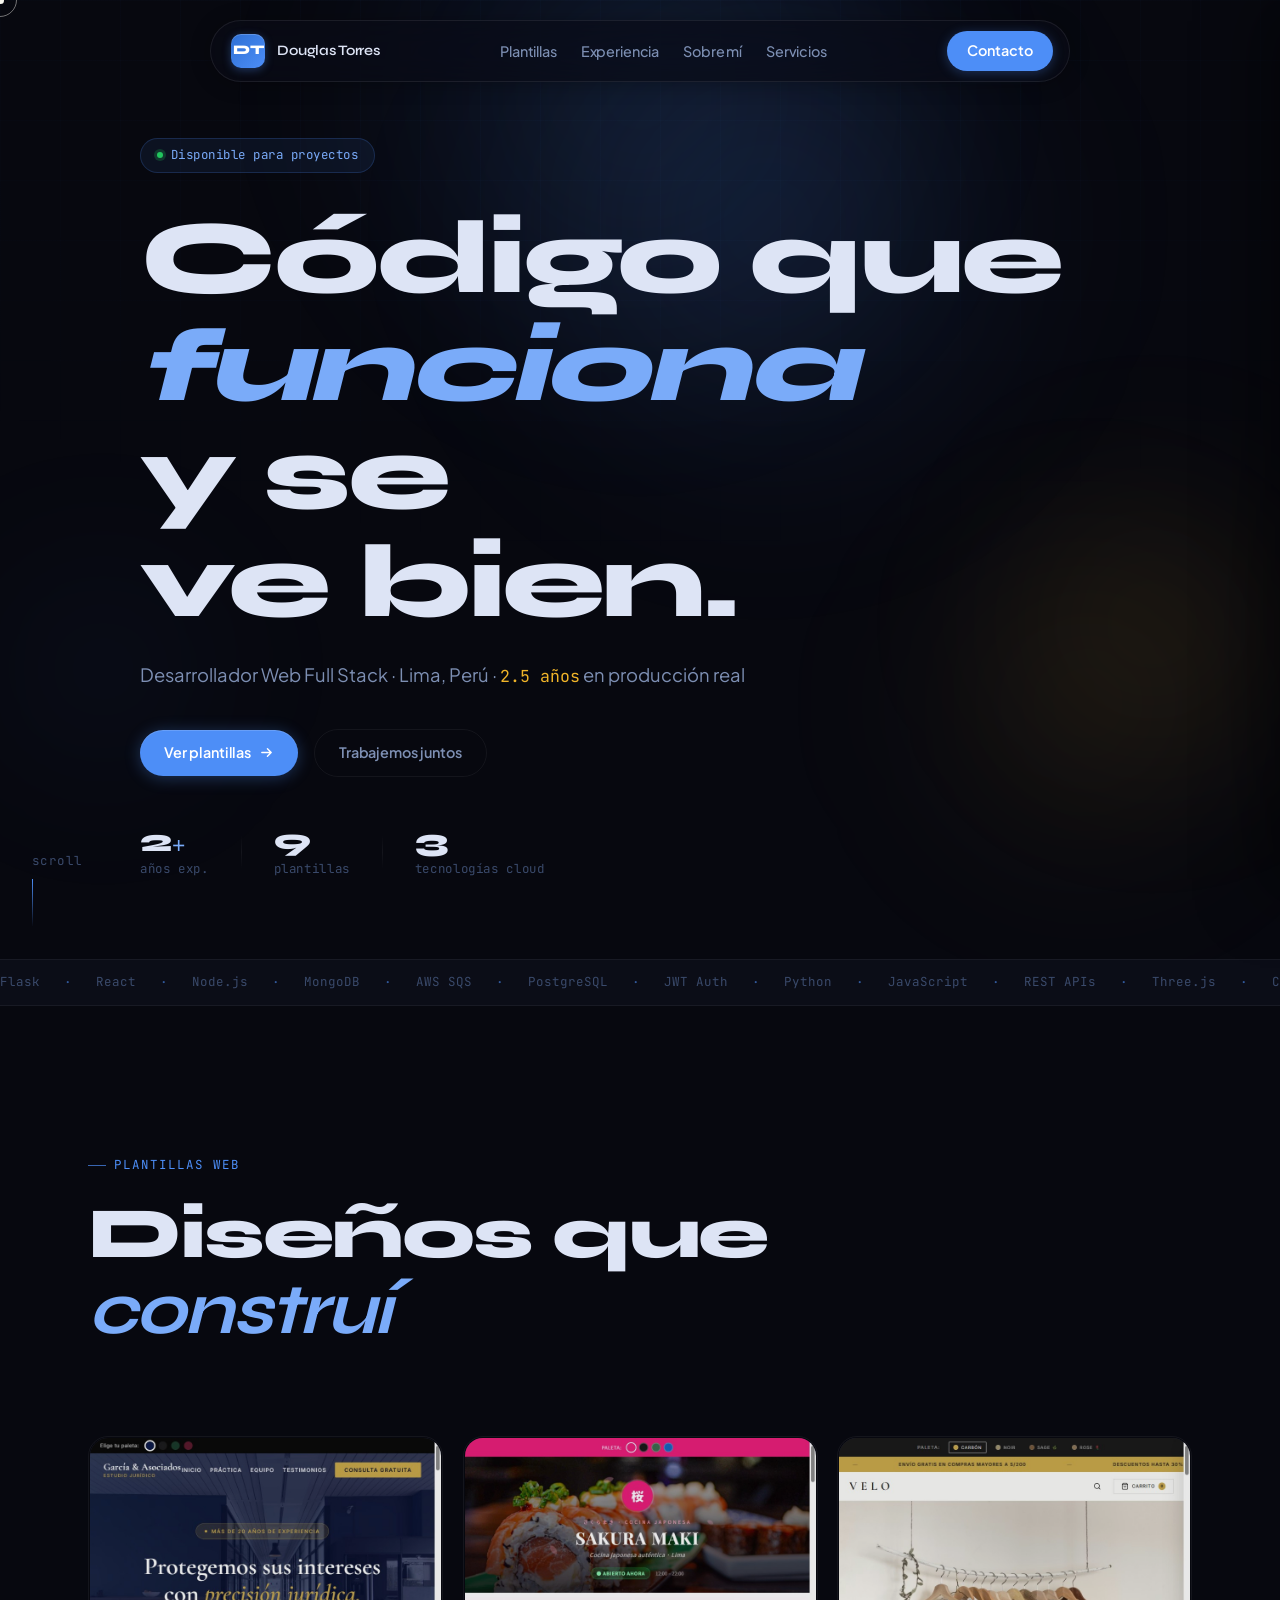
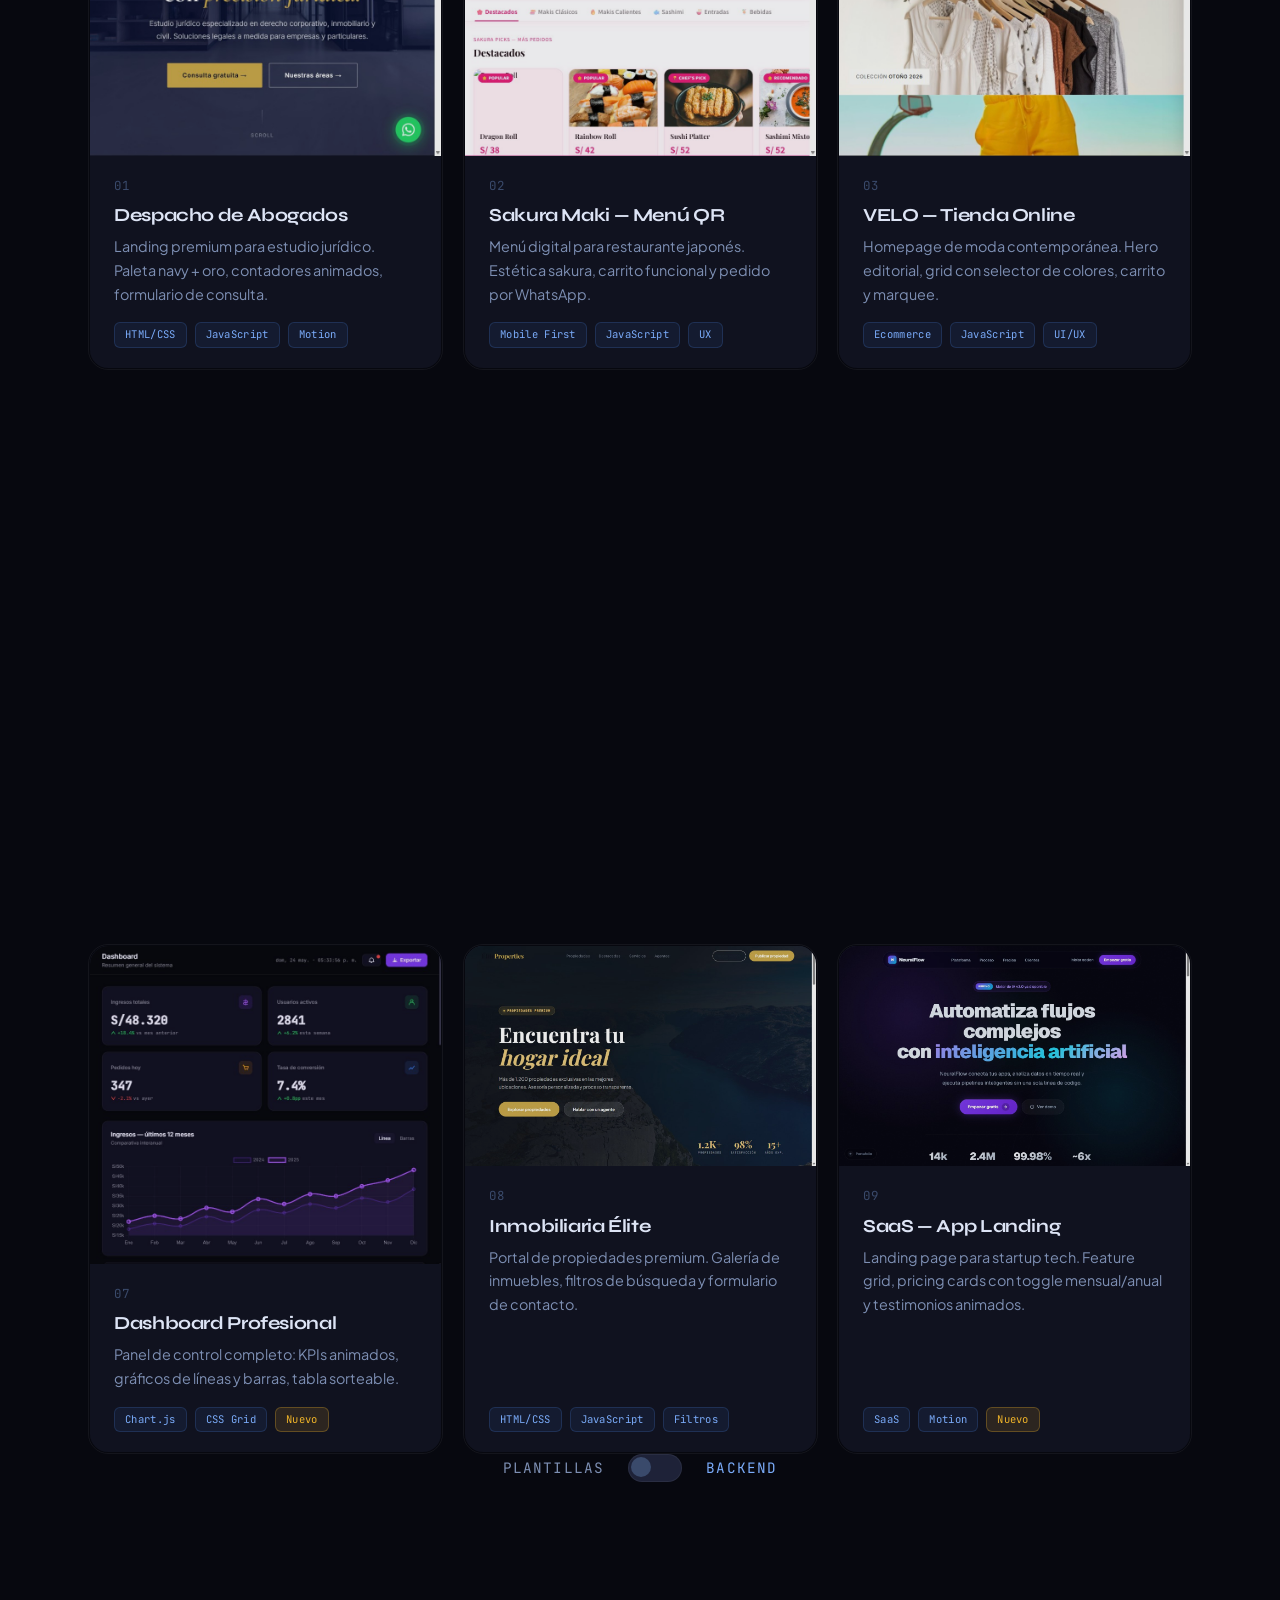
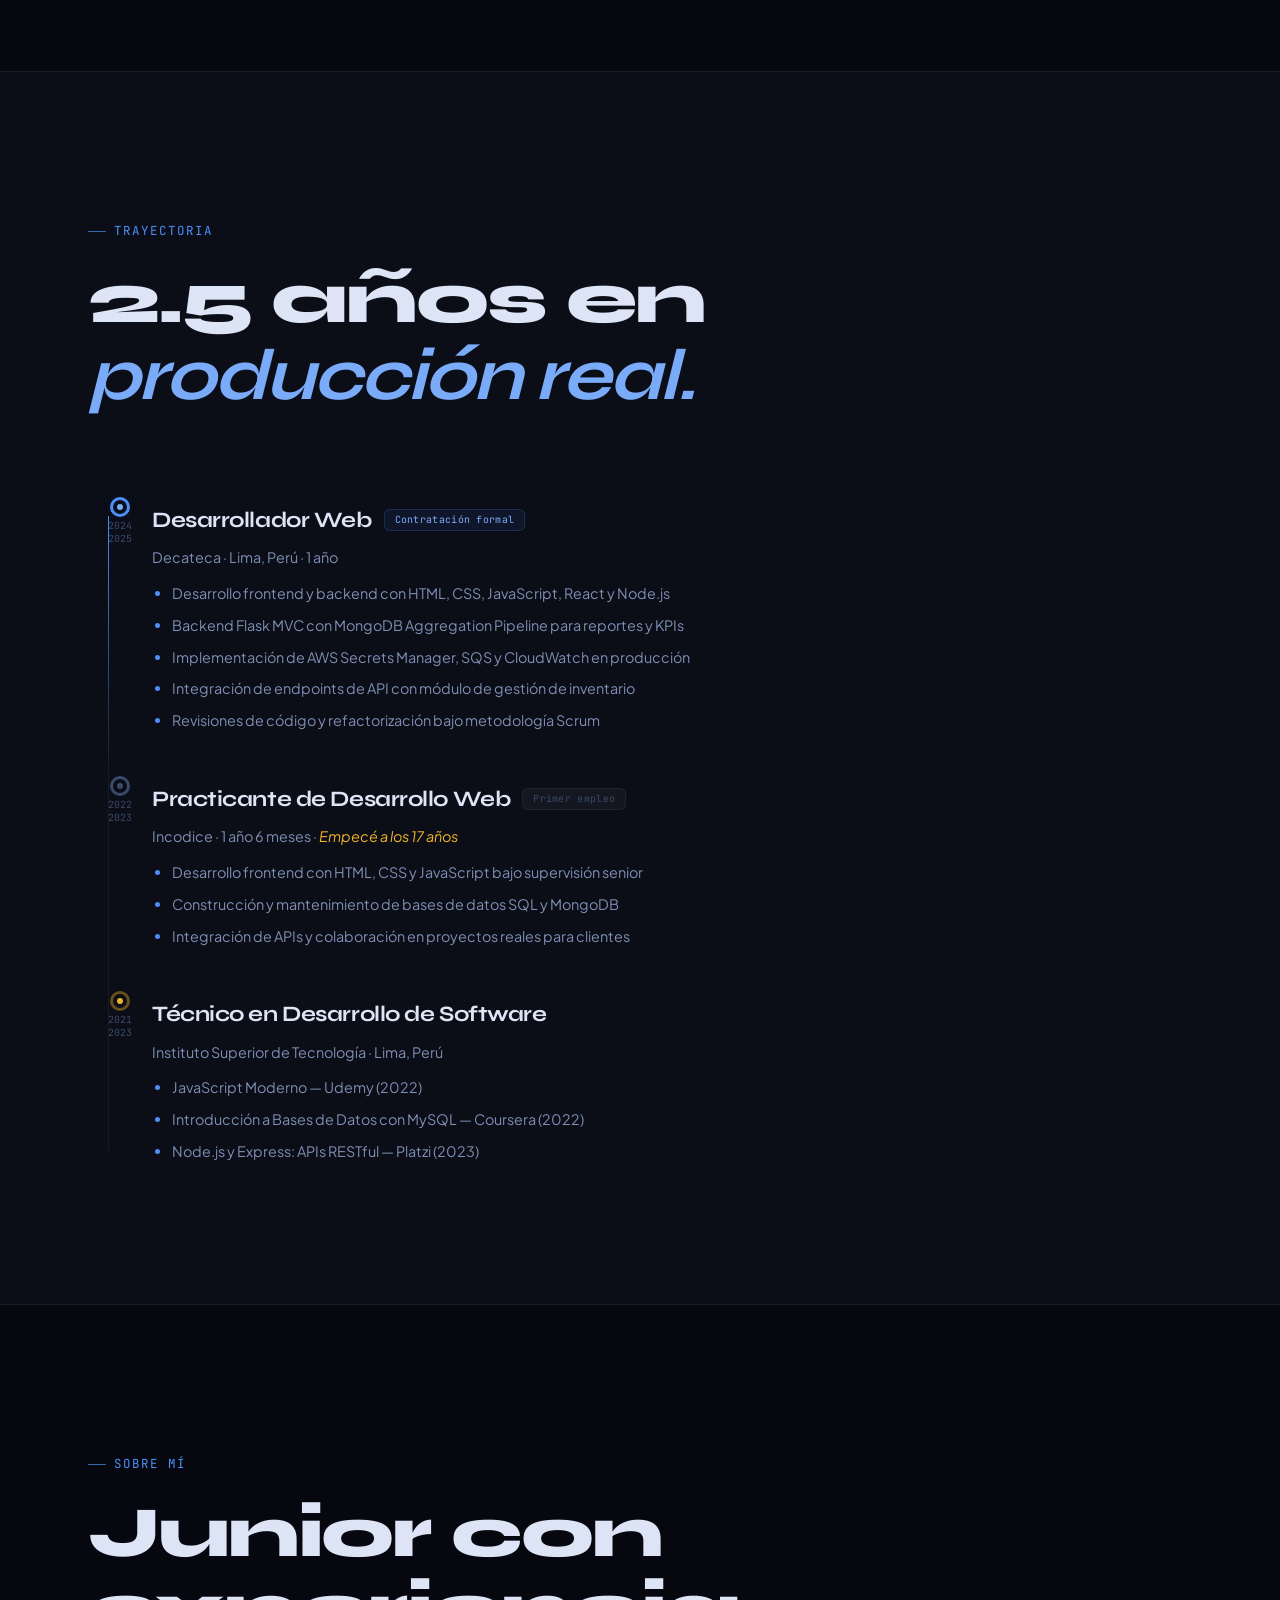
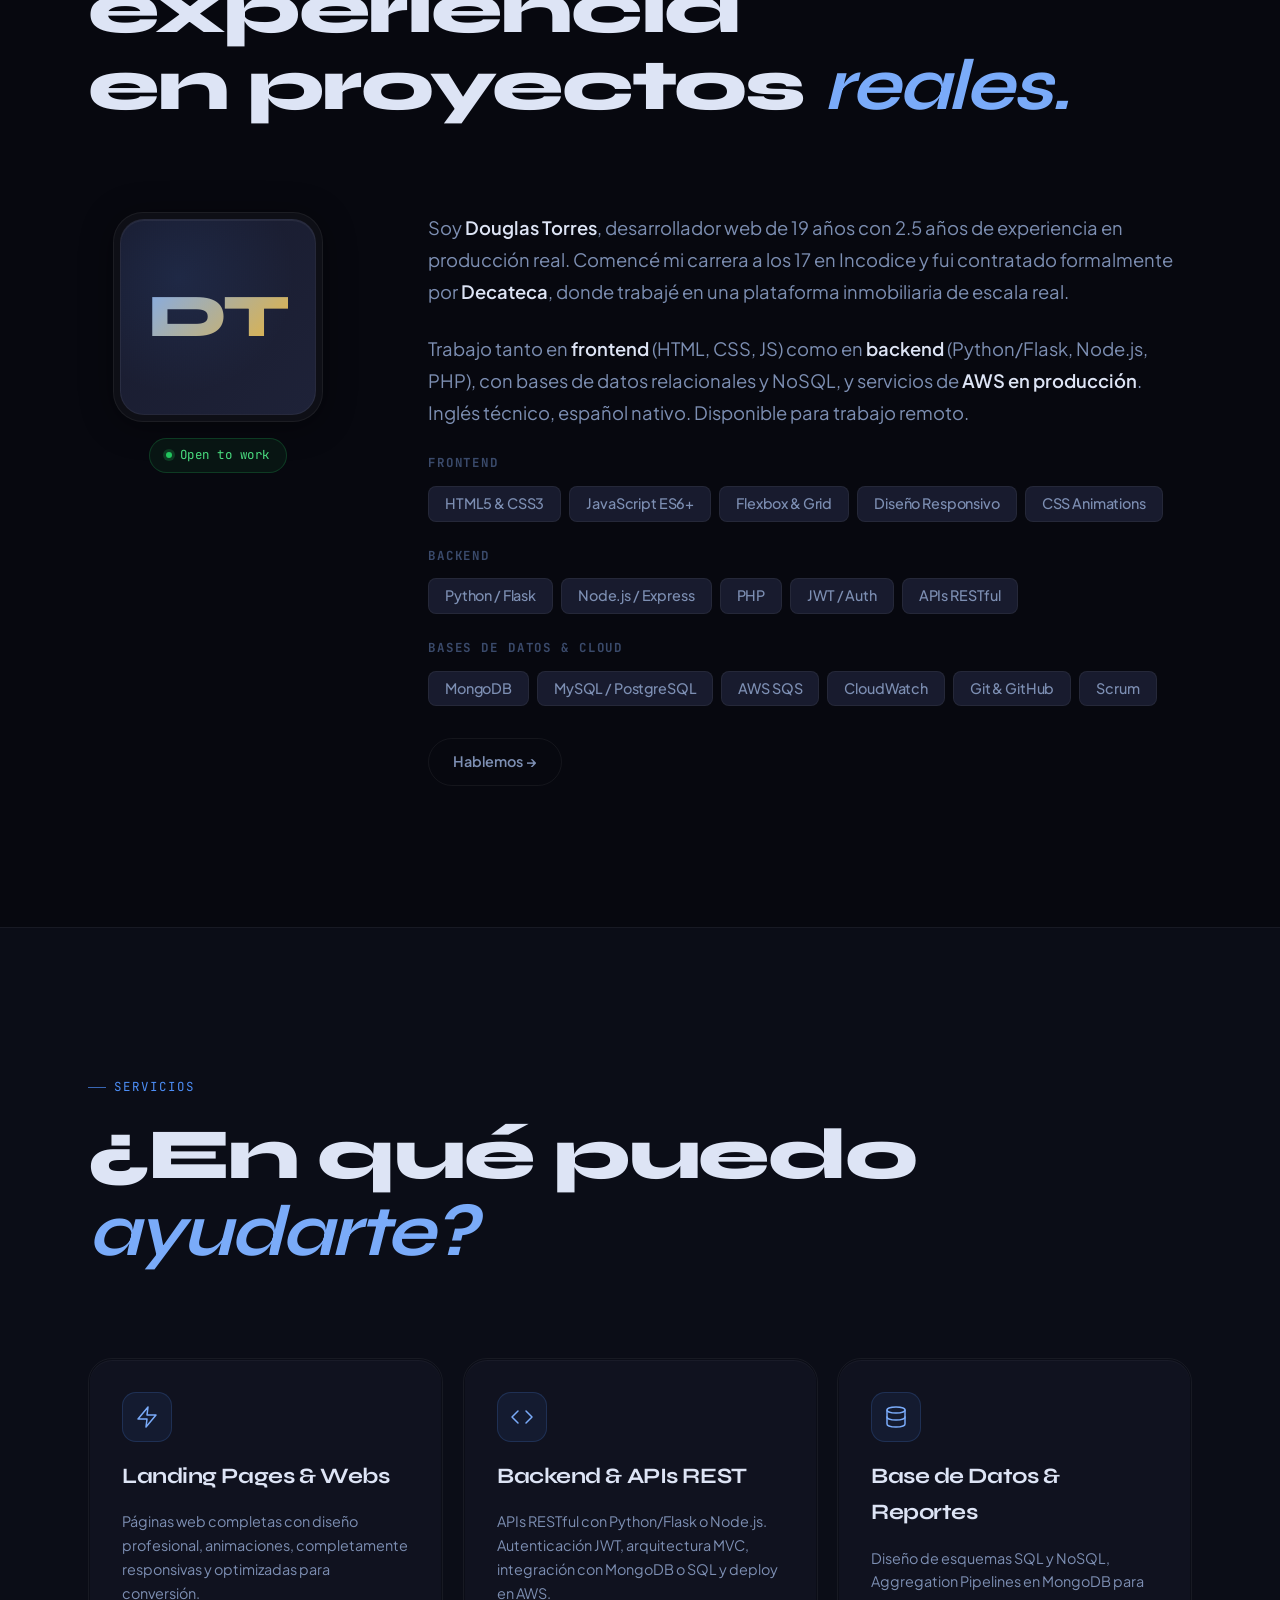
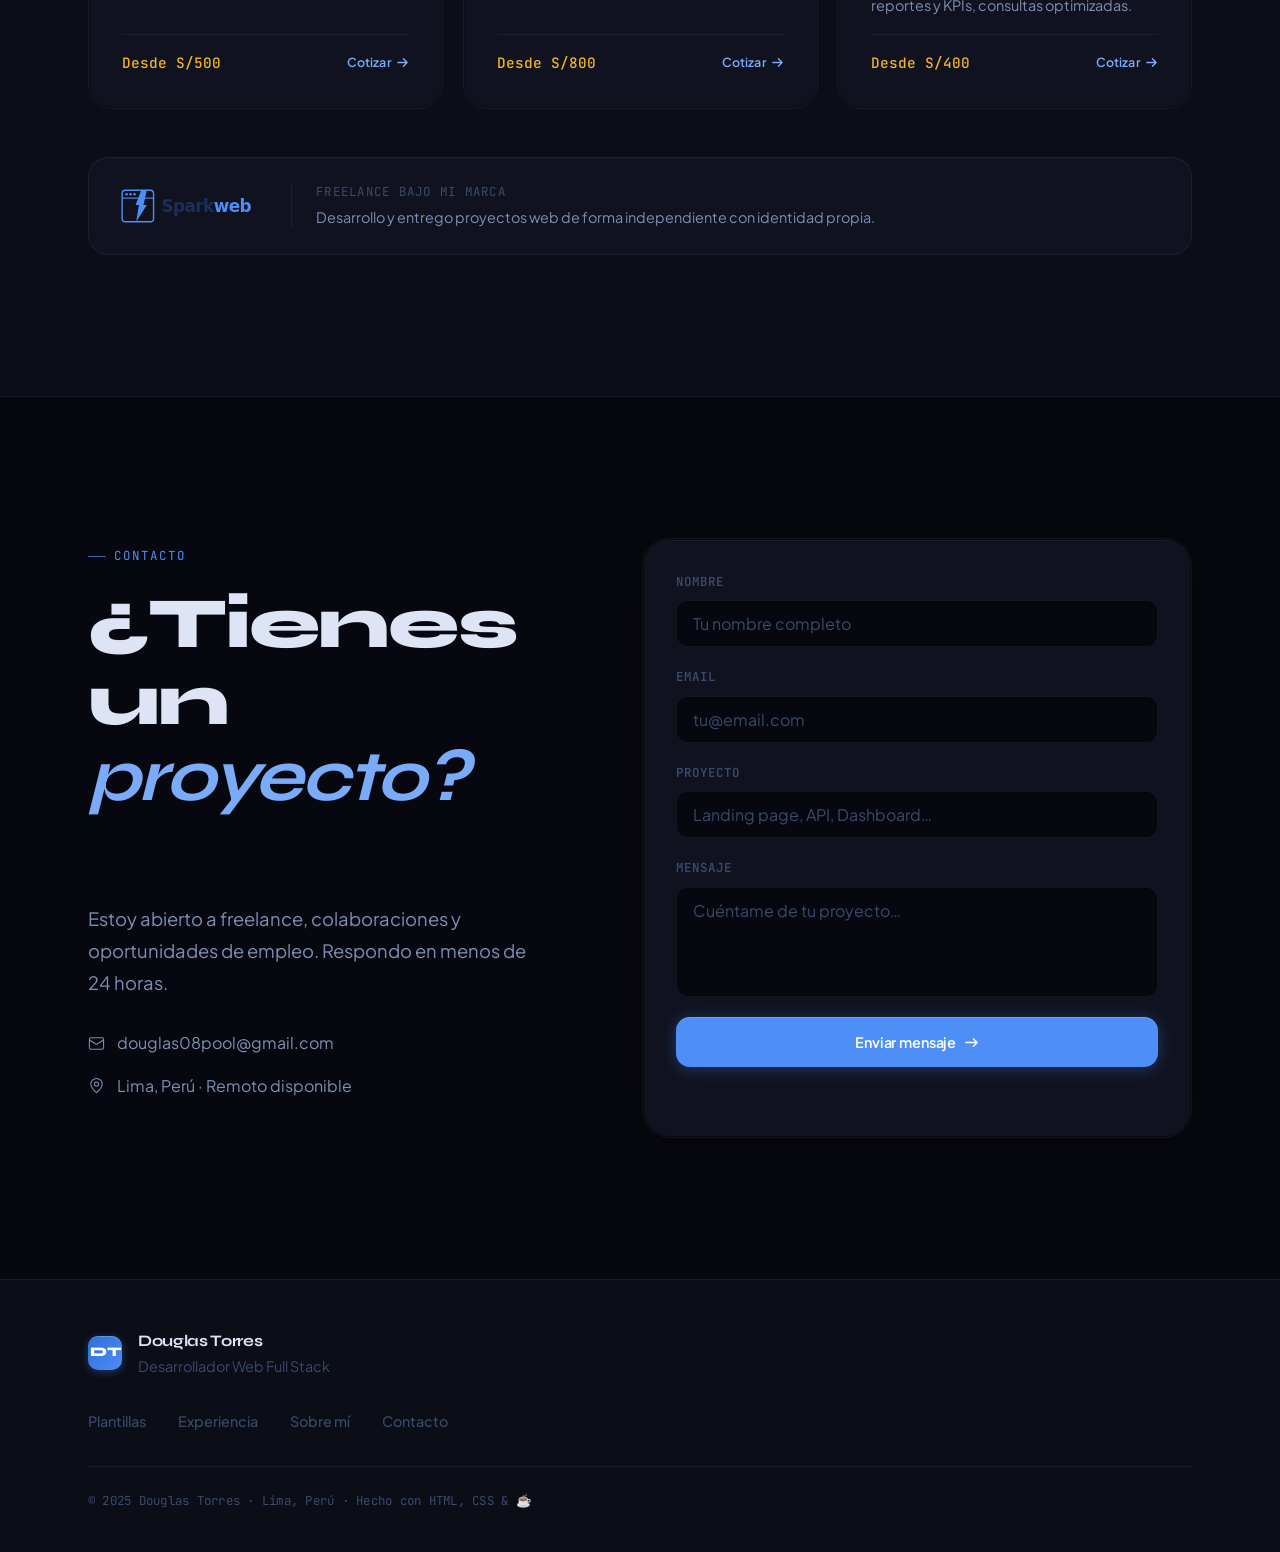
<file: index.html>
<!DOCTYPE html>
<html lang="es">
<head>
  <meta charset="UTF-8" />
  <meta name="viewport" content="width=device-width, initial-scale=1.0" />
  <meta name="description" content="Douglas Torres — Desarrollador Web Full Stack con 2.5 años en producción. Flask, React, Node.js, MongoDB, AWS." />
  <title>Douglas Torres — Desarrollador Web Full Stack</title>

  <link rel="preconnect" href="https://fonts.googleapis.com" />
  <link rel="preconnect" href="https://fonts.gstatic.com" crossorigin />
  <link href="https://fonts.googleapis.com/css2?family=Syne:wght@400;500;600;700;800&family=Plus+Jakarta+Sans:ital,wght@0,300;0,400;0,500;0,600;0,700;1,400&family=JetBrains+Mono:wght@400;500&display=swap" rel="stylesheet" />
  <link rel="stylesheet" href="css/style.css" />
  <style>
    /* ── Template card image preview ───────────────────────────── */
    .thumb-screenshot {
      width: 100%; height: 100%;
      object-fit: cover; object-position: top center;
      display: block;
      transition: transform 0.6s cubic-bezier(0.22, 1, 0.36, 1),
                  filter 0.4s;
      filter: brightness(0.92);
    }
    .project-card:hover .thumb-screenshot {
      transform: scale(1.04);
      filter: brightness(1);
    }
    .project-thumb { min-height: 220px; }

    /* ── Backend toggle ─────────────────────────────────────────── */
    .backend-toggle-wrap {
      display: flex; align-items: center; justify-content: center;
      gap: 1.5rem; margin-bottom: 3rem;
    }
    .backend-toggle-label {
      font-family: var(--font-mono); font-size: var(--text-sm);
      color: var(--text-muted); letter-spacing: 0.08em;
      text-transform: uppercase;
    }
    .toggle-switch {
      position: relative; width: 54px; height: 28px; cursor: pointer;
    }
    .toggle-switch input { opacity: 0; width: 0; height: 0; position: absolute; }
    .toggle-track {
      position: absolute; inset: 0; border-radius: 99px;
      background: var(--surface-3);
      border: 1px solid var(--border);
      transition: background 0.3s, border-color 0.3s;
    }
    .toggle-thumb {
      position: absolute; top: 3px; left: 3px;
      width: 20px; height: 20px; border-radius: 50%;
      background: var(--text-faint);
      transition: transform 0.3s cubic-bezier(0.34, 1.56, 0.64, 1),
                  background 0.3s;
    }
    .toggle-switch input:checked ~ .toggle-track {
      background: var(--primary-bg);
      border-color: var(--primary);
    }
    .toggle-switch input:checked ~ .toggle-thumb {
      transform: translateX(26px);
      background: var(--primary);
      box-shadow: 0 0 8px rgba(77,142,247,0.5);
    }
    .backend-toggle-label.active { color: var(--primary-light); }

    /* ── Backend section ────────────────────────────────────────── */
    #backend-section {
      display: none;
      animation: fade-up 0.5s var(--ease-out) both;
    }
    #backend-section.visible { display: block; }

    .backend-header {
      display: flex; align-items: center; gap: var(--s3);
      margin-bottom: var(--s8);
    }
    .backend-pill {
      display: inline-flex; align-items: center; gap: var(--s2);
      padding: 5px var(--s4);
      background: rgba(240,180,41,0.08);
      border: 1px solid rgba(240,180,41,0.25);
      border-radius: 99px;
      font-family: var(--font-mono); font-size: var(--text-xs);
      color: var(--accent); letter-spacing: 0.08em; text-transform: uppercase;
    }
    .backend-pill::before {
      content: ''; width: 6px; height: 6px; border-radius: 50%;
      background: var(--accent);
      box-shadow: 0 0 6px rgba(240,180,41,0.5);
    }
    .backend-note {
      font-size: var(--text-sm); color: var(--text-faint);
      font-family: var(--font-mono); letter-spacing: 0.04em;
    }

    .backend-grid {
      display: grid;
      grid-template-columns: repeat(3, 1fr);
      gap: var(--s5);
      margin-bottom: var(--s12);
    }

    .backend-card {
      padding: 1px;
      border: 1px solid var(--border);
      border-radius: 20px;
      cursor: pointer;
      transition: border-color 0.3s var(--ease-out),
                  transform 0.35s var(--ease-out),
                  box-shadow 0.35s var(--ease-out);
    }
    .backend-card-inner {
      background: var(--surface);
      border-radius: 18px;
      padding: var(--s6) var(--s7);
      box-shadow: inset 0 1px 0 rgba(255,255,255,0.04);
      height: 100%;
      display: flex; flex-direction: column; gap: var(--s3);
    }
    .backend-card:hover {
      border-color: rgba(240,180,41,0.3);
      transform: translateY(-3px);
      box-shadow: 0 8px 32px rgba(0,0,0,0.35),
                  0 0 0 1px rgba(240,180,41,0.1);
    }
    .backend-card-num {
      font-family: var(--font-mono); font-size: var(--text-xs);
      color: var(--accent); letter-spacing: 0.12em;
    }
    .backend-card-title {
      font-family: var(--font-display); font-size: var(--text-xl);
      font-weight: 700; color: var(--text); letter-spacing: -0.02em;
    }
    .backend-card-desc {
      font-size: var(--text-sm); color: var(--text-muted);
      line-height: 1.6; flex: 1;
    }
    .backend-card-tags {
      display: flex; gap: var(--s2); flex-wrap: wrap; margin-top: var(--s2);
    }
    .backend-tag {
      padding: 3px 10px; border-radius: 6px;
      background: rgba(240,180,41,0.08);
      border: 1px solid rgba(240,180,41,0.2);
      font-family: var(--font-mono); font-size: 0.65rem;
      color: var(--accent); letter-spacing: 0.03em;
    }
    .backend-card-cta {
      display: inline-flex; align-items: center; gap: 6px;
      font-size: var(--text-xs); color: var(--text-faint);
      font-family: var(--font-mono); letter-spacing: 0.06em;
      margin-top: auto; padding-top: var(--s3);
      border-top: 1px solid var(--border);
    }

    /* ── Backend Modal ──────────────────────────────────────────── */
    .modal-overlay {
      position: fixed; inset: 0; z-index: 500;
      background: rgba(0,0,0,0.75);
      backdrop-filter: blur(12px);
      display: flex; align-items: center; justify-content: center;
      padding: var(--s8);
      opacity: 0; pointer-events: none;
      transition: opacity 0.35s var(--ease-out);
    }
    .modal-overlay.open {
      opacity: 1; pointer-events: auto;
    }
    .modal-card {
      background: var(--surface);
      border: 1px solid var(--border);
      border-radius: 28px;
      max-width: 680px; width: 100%;
      max-height: 90dvh; overflow-y: auto;
      padding: var(--s8);
      position: relative;
      box-shadow: 0 24px 80px rgba(0,0,0,0.6),
                  inset 0 1px 0 rgba(255,255,255,0.06);
      transform: translateY(24px) scale(0.97);
      transition: transform 0.4s var(--ease-out);
    }
    .modal-overlay.open .modal-card {
      transform: none;
    }
    .modal-close {
      position: absolute; top: var(--s5); right: var(--s5);
      width: 36px; height: 36px; border-radius: 50%;
      background: var(--surface-2); border: 1px solid var(--border);
      color: var(--text-muted); font-size: 1.1rem;
      cursor: pointer; display: flex; align-items: center; justify-content: center;
      transition: background 0.2s, color 0.2s;
    }
    .modal-close:hover { background: var(--surface-3); color: var(--text); }

    .modal-eyebrow {
      display: inline-flex; align-items: center; gap: var(--s2);
      padding: 4px var(--s3);
      background: var(--primary-bg);
      border: 1px solid rgba(77,142,247,0.2);
      border-radius: 99px;
      font-family: var(--font-mono); font-size: 0.65rem;
      color: var(--primary-light); letter-spacing: 0.08em;
      text-transform: uppercase; margin-bottom: var(--s5);
    }
    .modal-title {
      font-family: var(--font-display); font-size: var(--text-3xl);
      font-weight: 800; color: var(--text); letter-spacing: -0.03em;
      margin-bottom: var(--s4);
    }
    .modal-role {
      font-family: var(--font-mono); font-size: var(--text-sm);
      color: var(--accent); margin-bottom: var(--s5);
    }
    .modal-body {
      font-size: var(--text-base); color: var(--text-muted);
      line-height: 1.72; margin-bottom: var(--s6);
    }
    .modal-body strong { color: var(--text); font-weight: 600; }
    .modal-section-title {
      font-family: var(--font-mono); font-size: var(--text-xs);
      letter-spacing: 0.14em; text-transform: uppercase;
      color: var(--text-faint); margin-bottom: var(--s3);
    }
    .modal-achievements {
      list-style: none; display: flex; flex-direction: column; gap: var(--s2);
      margin-bottom: var(--s6); padding-left: 0;
    }
    .modal-achievements li {
      display: flex; align-items: flex-start; gap: var(--s3);
      font-size: var(--text-sm); color: var(--text-muted); line-height: 1.6;
    }
    .modal-achievements li::before {
      content: '→'; color: var(--primary); flex-shrink: 0;
      font-family: var(--font-mono); font-size: 0.8rem; margin-top: 1px;
    }
    .modal-tags {
      display: flex; gap: var(--s2); flex-wrap: wrap;
    }
    .modal-divider {
      border: none; border-top: 1px solid var(--border);
      margin: var(--s6) 0;
    }

    /* ── Sparkweb brand block ───────────────────────────────────── */
    .sparkweb-brand {
      display: flex; align-items: center; gap: var(--s6);
      padding: var(--s6) var(--s8);
      background: var(--surface);
      border: 1px solid var(--border);
      border-radius: 20px;
      margin-top: var(--s12);
      box-shadow: inset 0 1px 0 rgba(255,255,255,0.03);
    }
    .sparkweb-logo-img {
      height: 40px; width: auto; flex-shrink: 0;
    }
    .sparkweb-divider {
      width: 1px; height: 44px;
      background: var(--border); flex-shrink: 0;
    }
    .sparkweb-text p:first-child {
      font-family: var(--font-mono); font-size: var(--text-xs);
      color: var(--text-faint); letter-spacing: 0.1em;
      text-transform: uppercase; margin-bottom: 4px;
    }
    .sparkweb-text p:last-child {
      font-size: var(--text-sm); color: var(--text-muted);
    }

    @media (max-width: 768px) {
      .backend-grid { grid-template-columns: 1fr; }
      .backend-toggle-wrap { flex-wrap: wrap; }
      .modal-card { padding: var(--s6); border-radius: 20px; }
      .modal-title { font-size: var(--text-2xl); }
      .sparkweb-brand { flex-wrap: wrap; gap: var(--s4); }
    }
  </style>
</head>
<body>

  <div id="scroll-progress" aria-hidden="true"></div>
  <div id="cursor-dot"  aria-hidden="true"></div>
  <div id="cursor-ring" aria-hidden="true"></div>

  <!-- ══ NAVIGATION ════════════════════════════════════════════ -->
  <nav id="nav" role="navigation" aria-label="Navegación principal">
    <a href="#hero" class="nav-logo" aria-label="Ir al inicio">
      <span class="nav-logo-dt">DT</span>
      <span class="nav-logo-name">Douglas Torres</span>
    </a>
    <ul class="nav-links" role="list">
      <li><a href="#work">Plantillas</a></li>
      <li><a href="#experience">Experiencia</a></li>
      <li><a href="#about">Sobre mí</a></li>
      <li><a href="#services">Servicios</a></li>
    </ul>
    <a href="#contact" class="nav-cta">Contacto</a>
    <button class="nav-burger" id="nav-burger" aria-label="Abrir menú" aria-expanded="false" aria-controls="mobile-menu">
      <span></span><span></span>
    </button>
  </nav>

  <div id="mobile-menu" class="mobile-menu" role="dialog" aria-modal="true" aria-label="Menú de navegación">
    <ul class="mobile-nav-links" role="list">
      <li><a href="#work"       class="mobile-link" data-index="1">Plantillas</a></li>
      <li><a href="#experience" class="mobile-link" data-index="2">Experiencia</a></li>
      <li><a href="#about"      class="mobile-link" data-index="3">Sobre mí</a></li>
      <li><a href="#services"   class="mobile-link" data-index="4">Servicios</a></li>
      <li><a href="#contact"    class="mobile-link" data-index="5">Contacto</a></li>
    </ul>
    <p class="mobile-menu-email">douglas08pool@gmail.com</p>
  </div>
  <div id="mobile-overlay" class="mobile-overlay"></div>

  <!-- ══ HERO ════════════════════════════════════════════════════ -->
  <section id="hero" aria-label="Presentación">
    <div class="hero-bg" aria-hidden="true">
      <div class="orb orb-1"></div>
      <div class="orb orb-2"></div>
      <div class="orb orb-3"></div>
    </div>
    <div class="hero-grid" aria-hidden="true"></div>

    <div class="hero-inner">
      <div class="hero-eyebrow">
        <span class="status-dot" aria-hidden="true"></span>
        Disponible para proyectos
      </div>

      <h1 class="hero-title">
        <span class="hero-line"><span>Código que</span></span>
        <span class="hero-line hero-line--em"><em><span>funciona</span></em> <span class="plain-word">y se</span></span>
        <span class="hero-line"><span>ve bien.</span></span>
      </h1>

      <p class="hero-sub">
        Desarrollador Web Full Stack · Lima, Perú ·
        <span class="mono-text">2.5 años</span> en producción real
      </p>

      <div class="hero-ctas">
        <a href="#work" class="btn btn-primary" data-magnetic>
          Ver plantillas
          <svg width="15" height="15" viewBox="0 0 16 16" fill="none" aria-hidden="true">
            <path d="M3 8h10M9 4l4 4-4 4" stroke="currentColor" stroke-width="1.5" stroke-linecap="round" stroke-linejoin="round"/>
          </svg>
        </a>
        <a href="#contact" class="btn btn-ghost" data-magnetic>Trabajemos juntos</a>
      </div>

      <div class="hero-stats">
        <div class="stat">
          <div class="stat-value"><span class="stat-number" data-count="2">0</span><span class="stat-plus">+</span></div>
          <span class="stat-label">años exp.</span>
        </div>
        <div class="stat-divider" aria-hidden="true"></div>
        <div class="stat">
          <div class="stat-value"><span class="stat-number" data-count="9">0</span></div>
          <span class="stat-label">plantillas</span>
        </div>
        <div class="stat-divider" aria-hidden="true"></div>
        <div class="stat">
          <div class="stat-value"><span class="stat-number" data-count="3">0</span></div>
          <span class="stat-label">tecnologías cloud</span>
        </div>
      </div>
    </div>

    <a href="#work" class="hero-scroll-hint" aria-label="Ir a proyectos">
      <span>scroll</span>
      <div class="scroll-line" aria-hidden="true"></div>
    </a>
  </section>

  <!-- ══ MARQUEE BAND ════════════════════════════════════════════ -->
  <div class="marquee-band" aria-hidden="true">
    <div class="marquee-track">
      <span>Flask</span><span class="dot">·</span>
      <span>React</span><span class="dot">·</span>
      <span>Node.js</span><span class="dot">·</span>
      <span>MongoDB</span><span class="dot">·</span>
      <span>AWS SQS</span><span class="dot">·</span>
      <span>PostgreSQL</span><span class="dot">·</span>
      <span>JWT Auth</span><span class="dot">·</span>
      <span>Python</span><span class="dot">·</span>
      <span>JavaScript</span><span class="dot">·</span>
      <span>REST APIs</span><span class="dot">·</span>
      <span>Three.js</span><span class="dot">·</span>
      <span>CSS Animations</span><span class="dot">·</span>
      <span>Flask</span><span class="dot">·</span>
      <span>React</span><span class="dot">·</span>
      <span>Node.js</span><span class="dot">·</span>
      <span>MongoDB</span><span class="dot">·</span>
      <span>AWS SQS</span><span class="dot">·</span>
      <span>PostgreSQL</span><span class="dot">·</span>
      <span>Three.js</span><span class="dot">·</span>
      <span>JavaScript</span><span class="dot">·</span>
    </div>
  </div>

  <!-- ══ WORK — Templates ══════════════════════════════════════ -->
  <section id="work" class="section" aria-labelledby="work-heading">
    <div class="section-inner">
      <div class="section-label" data-reveal>Plantillas web</div>
      <h2 class="section-title" id="work-heading" data-reveal>Diseños que<br /><em>construí</em></h2>

      <!-- Template grid -->
      <div class="work-grid" id="templates-grid">

        <!-- Template 01 — Despacho Abogados -->
        <article class="project-card" data-reveal data-tilt data-href="templates/landing-negocio-local.html">
          <div class="project-card-inner">
            <div class="project-thumb">
              <img src="assets/img/previews/landing-negocio-local-preview.jpeg"
                   alt="Despacho de Abogados preview" class="thumb-screenshot" loading="lazy" />
              <div class="project-overlay"><span class="overlay-cta">Abrir plantilla →</span></div>
            </div>
            <div class="project-meta">
              <span class="project-number">01</span>
              <h3 class="project-title">Despacho de Abogados</h3>
              <p class="project-desc">Landing premium para estudio jurídico. Paleta navy + oro, contadores animados, formulario de consulta.</p>
              <div class="project-tags">
                <span class="tag">HTML/CSS</span><span class="tag">JavaScript</span><span class="tag">Motion</span>
              </div>
            </div>
          </div>
        </article>

        <!-- Template 02 — Sakura Maki -->
        <article class="project-card" data-reveal data-tilt data-href="templates/menu-digital-restaurante.html">
          <div class="project-card-inner">
            <div class="project-thumb">
              <img src="assets/img/previews/menu-digital-preview.jpeg"
                   alt="Sakura Maki menú digital preview" class="thumb-screenshot" loading="lazy" />
              <div class="project-overlay"><span class="overlay-cta">Abrir plantilla →</span></div>
            </div>
            <div class="project-meta">
              <span class="project-number">02</span>
              <h3 class="project-title">Sakura Maki — Menú QR</h3>
              <p class="project-desc">Menú digital para restaurante japonés. Estética sakura, carrito funcional y pedido por WhatsApp.</p>
              <div class="project-tags">
                <span class="tag">Mobile First</span><span class="tag">JavaScript</span><span class="tag">UX</span>
              </div>
            </div>
          </div>
        </article>

        <!-- Template 04 — VELO Ecommerce -->
        <article class="project-card" data-reveal data-tilt data-href="templates/producto-ecommerce.html">
          <div class="project-card-inner">
            <div class="project-thumb">
              <img src="assets/img/previews/producto-ecommerce-preview.jpeg"
                   alt="VELO ecommerce preview" class="thumb-screenshot" loading="lazy" />
              <div class="project-overlay"><span class="overlay-cta">Abrir plantilla →</span></div>
            </div>
            <div class="project-meta">
              <span class="project-number">03</span>
              <h3 class="project-title">VELO — Tienda Online</h3>
              <p class="project-desc">Homepage de moda contemporánea. Hero editorial, grid con selector de colores, carrito y marquee.</p>
              <div class="project-tags">
                <span class="tag">Ecommerce</span><span class="tag">JavaScript</span><span class="tag">UI/UX</span>
              </div>
            </div>
          </div>
        </article>

        <!-- Template 05 — Clínica Dental -->
        <article class="project-card" data-reveal data-tilt data-href="templates/clinica-dental.html">
          <div class="project-card-inner">
            <div class="project-thumb">
              <img src="assets/img/previews/clinica-dental-preview.jpeg"
                   alt="Clínica dental preview" class="thumb-screenshot" loading="lazy" />
              <div class="project-overlay"><span class="overlay-cta">Abrir plantilla →</span></div>
            </div>
            <div class="project-meta">
              <span class="project-number">04</span>
              <h3 class="project-title">Clínica Dental</h3>
              <p class="project-desc">Landing para clínica odontológica. Servicios, equipo médico, testimonios y formulario de citas.</p>
              <div class="project-tags">
                <span class="tag">HTML/CSS</span><span class="tag">Motion</span><span class="tag">Médico</span>
              </div>
            </div>
          </div>
        </article>

        <!-- Template 06 — Hotel Reservas -->
        <article class="project-card" data-reveal data-tilt data-href="templates/hotel-reservas.html">
          <div class="project-card-inner">
            <div class="project-thumb">
              <img src="assets/img/previews/hotel-reservas-preview.jpeg"
                   alt="Hotel Miradores preview" class="thumb-screenshot" loading="lazy" />
              <div class="project-overlay"><span class="overlay-cta">Abrir plantilla →</span></div>
            </div>
            <div class="project-meta">
              <span class="project-number">05</span>
              <h3 class="project-title">Hotel Miradores</h3>
              <p class="project-desc">Web de hotel 5★. Reservas multi-paso: habitación, fechas, pago y confirmación. Flask + PostgreSQL.</p>
              <div class="project-tags">
                <span class="tag">Flask</span><span class="tag">PostgreSQL</span><span class="tag">UX</span>
              </div>
            </div>
          </div>
        </article>

        <!-- Template 07 — Animaciones 3D -->
        <article class="project-card" data-reveal data-tilt data-href="templates/animaciones-3d.html">
          <div class="project-card-inner">
            <div class="project-thumb">
              <img src="assets/img/previews/animaciones-3d-preview.jpeg"
                   alt="Animaciones 3D preview" class="thumb-screenshot" loading="lazy" />
              <div class="project-overlay"><span class="overlay-cta">Abrir demo →</span></div>
            </div>
            <div class="project-meta">
              <span class="project-number">06</span>
              <h3 class="project-title">Animaciones 3D</h3>
              <p class="project-desc">Cubo draggable, globo interactivo, dodecaedro con paisajes, sistema solar y campo de partículas 2D.</p>
              <div class="project-tags">
                <span class="tag">Three.js</span><span class="tag">WebGL</span>
                <span class="tag tag--featured">Nuevo</span>
              </div>
            </div>
          </div>
        </article>

        <!-- Template 07 — Dashboard Pro -->
        <article class="project-card" data-reveal data-tilt data-href="templates/dashboard-pro.html">
          <div class="project-card-inner">
            <div class="project-thumb">
              <img src="assets/img/previews/dashboard-pro-preview.jpeg"
                   alt="Dashboard Pro preview" class="thumb-screenshot" loading="lazy" />
              <div class="project-overlay"><span class="overlay-cta">Abrir demo →</span></div>
            </div>
            <div class="project-meta">
              <span class="project-number">07</span>
              <h3 class="project-title">Dashboard Profesional</h3>
              <p class="project-desc">Panel de control completo: KPIs animados, gráficos de líneas y barras, tabla sorteable.</p>
              <div class="project-tags">
                <span class="tag">Chart.js</span><span class="tag">CSS Grid</span>
                <span class="tag tag--featured">Nuevo</span>
              </div>
            </div>
          </div>
        </article>

        <!-- Template 08 — Inmobiliaria -->
        <article class="project-card" data-reveal data-tilt data-href="templates/inmobiliaria.html">
          <div class="project-card-inner">
            <div class="project-thumb">
              <img src="assets/img/previews/inmobiliaria-preview.jpeg"
                   alt="Inmobiliaria Élite preview" class="thumb-screenshot" loading="lazy"
                   onerror="this.style.background='linear-gradient(135deg,#1a2535,#2a3a50)';this.style.minHeight='220px'" />
              <div class="project-overlay"><span class="overlay-cta">Abrir plantilla →</span></div>
            </div>
            <div class="project-meta">
              <span class="project-number">08</span>
              <h3 class="project-title">Inmobiliaria Élite</h3>
              <p class="project-desc">Portal de propiedades premium. Galería de inmuebles, filtros de búsqueda y formulario de contacto.</p>
              <div class="project-tags">
                <span class="tag">HTML/CSS</span><span class="tag">JavaScript</span><span class="tag">Filtros</span>
              </div>
            </div>
          </div>
        </article>

        <!-- Template 09 — SaaS Startup -->
        <article class="project-card" data-reveal data-tilt data-href="templates/saas-startup.html">
          <div class="project-card-inner">
            <div class="project-thumb">
              <img src="assets/img/previews/saas-startup-preview.jpeg"
                   alt="SaaS Startup Landing preview" class="thumb-screenshot" loading="lazy"
                   onerror="this.style.background='linear-gradient(135deg,#0a0f20,#1a1f40)';this.style.minHeight='220px'" />
              <div class="project-overlay"><span class="overlay-cta">Abrir plantilla →</span></div>
            </div>
            <div class="project-meta">
              <span class="project-number">09</span>
              <h3 class="project-title">SaaS — App Landing</h3>
              <p class="project-desc">Landing page para startup tech. Feature grid, pricing cards con toggle mensual/anual y testimonios animados.</p>
              <div class="project-tags">
                <span class="tag">SaaS</span><span class="tag">Motion</span>
                <span class="tag tag--featured">Nuevo</span>
              </div>
            </div>
          </div>
        </article>

      </div>

      <!-- ── Backend Toggle ──────────────────────────────────── -->
      <div class="backend-toggle-wrap" data-reveal>
        <span class="backend-toggle-label" id="toggle-label-left">Plantillas</span>
        <label class="toggle-switch" aria-label="Mostrar proyectos backend">
          <input type="checkbox" id="backend-toggle" />
          <span class="toggle-track"></span>
          <span class="toggle-thumb"></span>
        </label>
        <span class="backend-toggle-label active" id="toggle-label-right">Backend</span>
      </div>

      <!-- ── Backend Section (hidden by default) ─────────────── -->
      <div id="backend-section" aria-live="polite">
        <div class="backend-header">
          <span class="backend-pill">Proyectos Backend</span>
          <span class="backend-note">Click en una card para ver detalles</span>
        </div>

        <div class="backend-grid">

          <!-- Backend 01 — Decateca -->
          <div class="backend-card" data-backend="decateca" role="button" tabindex="0" aria-label="Ver detalles de Decateca">
            <div class="backend-card-inner">
              <span class="backend-card-num">B·01</span>
              <h3 class="backend-card-title">Decateca</h3>
              <p class="backend-card-desc">Plataforma inmobiliaria en producción. Backend Flask MVC con MongoDB Aggregation Pipeline, AWS SQS y CloudWatch.</p>
              <div class="backend-card-tags">
                <span class="backend-tag">Python Flask</span>
                <span class="backend-tag">MongoDB</span>
                <span class="backend-tag">AWS</span>
                <span class="backend-tag">Scrum</span>
              </div>
              <span class="backend-card-cta">Ver detalles →</span>
            </div>
          </div>

          <!-- Backend 02 — API REST + JWT -->
          <div class="backend-card" data-backend="api-jwt" role="button" tabindex="0" aria-label="Ver detalles de API REST + JWT">
            <div class="backend-card-inner">
              <span class="backend-card-num">B·02</span>
              <h3 class="backend-card-title">API REST + JWT Auth</h3>
              <p class="backend-card-desc">API RESTful con Node.js y Express. Autenticación JWT, middlewares de validación y manejo de errores centralizado.</p>
              <div class="backend-card-tags">
                <span class="backend-tag">Node.js</span>
                <span class="backend-tag">Express</span>
                <span class="backend-tag">JWT</span>
              </div>
              <span class="backend-card-cta">Ver detalles →</span>
            </div>
          </div>

          <!-- Backend 03 — Dashboard KPIs MongoDB -->
          <div class="backend-card" data-backend="mongodb-kpi" role="button" tabindex="0" aria-label="Ver detalles de Dashboard KPIs MongoDB">
            <div class="backend-card-inner">
              <span class="backend-card-num">B·03</span>
              <h3 class="backend-card-title">Dashboard KPIs</h3>
              <p class="backend-card-desc">Panel de métricas con MongoDB Aggregation Pipelines: $match, $group, $lookup y $project para reportes en tiempo real.</p>
              <div class="backend-card-tags">
                <span class="backend-tag">MongoDB</span>
                <span class="backend-tag">Aggregation</span>
                <span class="backend-tag">Analytics</span>
              </div>
              <span class="backend-card-cta">Ver detalles →</span>
            </div>
          </div>

        </div>

        <!-- Sparkweb brand block -->
        <div class="sparkweb-brand" data-reveal>
          <img src="assets/img/sparkweb-logo.svg" alt="Sparkweb logo" class="sparkweb-logo-img" />
          <div class="sparkweb-divider"></div>
          <div class="sparkweb-text">
            <p>Mi marca freelance</p>
            <p>Desarrollo web profesional para negocios locales y startups.</p>
          </div>
        </div>

      </div>

    </div>
  </section>

  <!-- ══ BACKEND MODAL ═══════════════════════════════════════════ -->
  <div id="backend-modal" class="modal-overlay" role="dialog" aria-modal="true" aria-label="Detalles del proyecto">
    <div class="modal-card">
      <button class="modal-close" id="modal-close-btn" aria-label="Cerrar modal">✕</button>
      <div id="modal-body-content"></div>
    </div>
  </div>

  <!-- ══ EXPERIENCE ════════════════════════════════════════════ -->
  <section id="experience" class="section section--alt" aria-labelledby="exp-heading">
    <div class="section-inner">
      <div class="section-label" data-reveal>Trayectoria</div>
      <h2 class="section-title" id="exp-heading" data-reveal>
        2.5 años en<br /><em>producción real.</em>
      </h2>

      <div class="timeline">

        <div class="timeline-item" data-reveal>
          <div class="timeline-marker">
            <div class="timeline-dot timeline-dot--active" aria-label="Posición actual"></div>
            <div class="timeline-year">2024<br/>2025</div>
          </div>
          <div class="timeline-content">
            <div class="timeline-header">
              <h3 class="timeline-role">Desarrollador Web</h3>
              <span class="timeline-badge">Contratación formal</span>
            </div>
            <div class="timeline-company">Decateca · Lima, Perú · 1 año</div>
            <ul class="timeline-list">
              <li>Desarrollo frontend y backend con HTML, CSS, JavaScript, React y Node.js</li>
              <li>Backend Flask MVC con MongoDB Aggregation Pipeline para reportes y KPIs</li>
              <li>Implementación de AWS Secrets Manager, SQS y CloudWatch en producción</li>
              <li>Integración de endpoints de API con módulo de gestión de inventario</li>
              <li>Revisiones de código y refactorización bajo metodología Scrum</li>
            </ul>
          </div>
        </div>

        <div class="timeline-item" data-reveal>
          <div class="timeline-marker">
            <div class="timeline-dot"></div>
            <div class="timeline-year">2022<br/>2023</div>
          </div>
          <div class="timeline-content">
            <div class="timeline-header">
              <h3 class="timeline-role">Practicante de Desarrollo Web</h3>
              <span class="timeline-badge timeline-badge--muted">Primer empleo</span>
            </div>
            <div class="timeline-company">Incodice · 1 año 6 meses · <em>Empecé a los 17 años</em></div>
            <ul class="timeline-list">
              <li>Desarrollo frontend con HTML, CSS y JavaScript bajo supervisión senior</li>
              <li>Construcción y mantenimiento de bases de datos SQL y MongoDB</li>
              <li>Integración de APIs y colaboración en proyectos reales para clientes</li>
            </ul>
          </div>
        </div>

        <div class="timeline-item" data-reveal>
          <div class="timeline-marker">
            <div class="timeline-dot timeline-dot--edu"></div>
            <div class="timeline-year">2021<br/>2023</div>
          </div>
          <div class="timeline-content">
            <div class="timeline-header">
              <h3 class="timeline-role">Técnico en Desarrollo de Software</h3>
            </div>
            <div class="timeline-company">Instituto Superior de Tecnología · Lima, Perú</div>
            <ul class="timeline-list">
              <li>JavaScript Moderno — Udemy (2022)</li>
              <li>Introducción a Bases de Datos con MySQL — Coursera (2022)</li>
              <li>Node.js y Express: APIs RESTful — Platzi (2023)</li>
            </ul>
          </div>
        </div>

      </div>
    </div>
  </section>

  <!-- ══ ABOUT ══════════════════════════════════════════════════ -->
  <section id="about" class="section" aria-labelledby="about-heading">
    <div class="section-inner">
      <div class="section-label" data-reveal>Sobre mí</div>
      <h2 class="section-title" id="about-heading" data-reveal>
        Junior con experiencia<br />en proyectos <em>reales.</em>
      </h2>

      <div class="about-grid">
        <div class="about-photo-wrap" data-reveal>
          <div class="about-photo-shell">
            <div class="about-photo">
              <span class="about-initials" aria-label="Iniciales DT">DT</span>
            </div>
          </div>
          <div class="about-badge">
            <span class="status-dot"></span>
            Open to work
          </div>
        </div>

        <div class="about-text">
          <p class="about-bio" data-reveal>
            Soy <strong>Douglas Torres</strong>, desarrollador web de 19 años con 2.5 años de experiencia en
            producción real. Comencé mi carrera a los 17 en Incodice y fui contratado formalmente por
            <strong>Decateca</strong>, donde trabajé en una plataforma inmobiliaria de escala real.
          </p>
          <p class="about-bio" data-reveal>
            Trabajo tanto en <strong>frontend</strong> (HTML, CSS, JS) como en
            <strong>backend</strong> (Python/Flask, Node.js, PHP), con bases de datos relacionales y NoSQL,
            y servicios de <strong>AWS en producción</strong>. Inglés técnico, español nativo.
            Disponible para trabajo remoto.
          </p>

          <div class="skills-section" data-reveal>
            <div class="skills-group">
              <h4 class="skills-group-title">Frontend</h4>
              <ul class="skills-list" role="list">
                <li class="skill-pill">HTML5 &amp; CSS3</li>
                <li class="skill-pill">JavaScript ES6+</li>
                <li class="skill-pill">Flexbox &amp; Grid</li>
                <li class="skill-pill">Diseño Responsivo</li>
                <li class="skill-pill">CSS Animations</li>
              </ul>
            </div>
            <div class="skills-group">
              <h4 class="skills-group-title">Backend</h4>
              <ul class="skills-list" role="list">
                <li class="skill-pill">Python / Flask</li>
                <li class="skill-pill">Node.js / Express</li>
                <li class="skill-pill">PHP</li>
                <li class="skill-pill">JWT / Auth</li>
                <li class="skill-pill">APIs RESTful</li>
              </ul>
            </div>
            <div class="skills-group">
              <h4 class="skills-group-title">Bases de datos &amp; Cloud</h4>
              <ul class="skills-list" role="list">
                <li class="skill-pill">MongoDB</li>
                <li class="skill-pill">MySQL / PostgreSQL</li>
                <li class="skill-pill">AWS SQS</li>
                <li class="skill-pill">CloudWatch</li>
                <li class="skill-pill">Git &amp; GitHub</li>
                <li class="skill-pill">Scrum</li>
              </ul>
            </div>
          </div>

          <a href="#contact" class="btn btn-ghost" data-reveal>Hablemos →</a>
        </div>
      </div>
    </div>
  </section>

  <!-- ══ SERVICES ═══════════════════════════════════════════════ -->
  <section id="services" class="section section--alt" aria-labelledby="services-heading">
    <div class="section-inner">
      <div class="section-label" data-reveal>Servicios</div>
      <h2 class="section-title" id="services-heading" data-reveal>¿En qué puedo<br /><em>ayudarte?</em></h2>

      <div class="services-grid">

        <div class="service-card" data-reveal data-tilt>
          <div class="service-card-inner">
            <div class="service-icon-wrap" aria-hidden="true">
              <svg width="24" height="24" viewBox="0 0 24 24" fill="none" stroke="currentColor" stroke-width="1.5" stroke-linecap="round" stroke-linejoin="round">
                <path d="M13 2L3 14h9l-1 8 10-12h-9l1-8z"/>
              </svg>
            </div>
            <h3 class="service-title">Landing Pages &amp; Webs</h3>
            <p class="service-desc">Páginas web completas con diseño profesional, animaciones, completamente responsivas y optimizadas para conversión.</p>
            <div class="service-footer">
              <span class="service-price">Desde S/500</span>
              <a href="#contact" class="service-link">
                Cotizar
                <svg width="13" height="13" viewBox="0 0 14 14" fill="none" aria-hidden="true">
                  <path d="M2 7h10M8 3l4 4-4 4" stroke="currentColor" stroke-width="1.5" stroke-linecap="round" stroke-linejoin="round"/>
                </svg>
              </a>
            </div>
          </div>
        </div>

        <div class="service-card" data-reveal data-tilt>
          <div class="service-card-inner">
            <div class="service-icon-wrap" aria-hidden="true">
              <svg width="24" height="24" viewBox="0 0 24 24" fill="none" stroke="currentColor" stroke-width="1.5" stroke-linecap="round" stroke-linejoin="round">
                <polyline points="16 18 22 12 16 6"/><polyline points="8 6 2 12 8 18"/>
              </svg>
            </div>
            <h3 class="service-title">Backend &amp; APIs REST</h3>
            <p class="service-desc">APIs RESTful con Python/Flask o Node.js. Autenticación JWT, arquitectura MVC, integración con MongoDB o SQL y deploy en AWS.</p>
            <div class="service-footer">
              <span class="service-price">Desde S/800</span>
              <a href="#contact" class="service-link">
                Cotizar
                <svg width="13" height="13" viewBox="0 0 14 14" fill="none" aria-hidden="true">
                  <path d="M2 7h10M8 3l4 4-4 4" stroke="currentColor" stroke-width="1.5" stroke-linecap="round" stroke-linejoin="round"/>
                </svg>
              </a>
            </div>
          </div>
        </div>

        <div class="service-card" data-reveal data-tilt>
          <div class="service-card-inner">
            <div class="service-icon-wrap" aria-hidden="true">
              <svg width="24" height="24" viewBox="0 0 24 24" fill="none" stroke="currentColor" stroke-width="1.5" stroke-linecap="round" stroke-linejoin="round">
                <ellipse cx="12" cy="5" rx="9" ry="3"/><path d="M21 12c0 1.66-4 3-9 3s-9-1.34-9-3"/><path d="M3 5v14c0 1.66 4 3 9 3s9-1.34 9-3V5"/>
              </svg>
            </div>
            <h3 class="service-title">Base de Datos &amp; Reportes</h3>
            <p class="service-desc">Diseño de esquemas SQL y NoSQL, Aggregation Pipelines en MongoDB para reportes y KPIs, consultas optimizadas.</p>
            <div class="service-footer">
              <span class="service-price">Desde S/400</span>
              <a href="#contact" class="service-link">
                Cotizar
                <svg width="13" height="13" viewBox="0 0 14 14" fill="none" aria-hidden="true">
                  <path d="M2 7h10M8 3l4 4-4 4" stroke="currentColor" stroke-width="1.5" stroke-linecap="round" stroke-linejoin="round"/>
                </svg>
              </a>
            </div>
          </div>
        </div>

      </div>

      <!-- Sparkweb brand in services -->
      <div class="sparkweb-brand" data-reveal style="margin-top: var(--s12);">
        <img src="assets/img/sparkweb-logo.svg" alt="Sparkweb" class="sparkweb-logo-img" style="height:36px;filter:invert(0);" />
        <div class="sparkweb-divider"></div>
        <div class="sparkweb-text">
          <p>Freelance bajo mi marca</p>
          <p>Desarrollo y entrego proyectos web de forma independiente con identidad propia.</p>
        </div>
      </div>

    </div>
  </section>

  <!-- ══ CONTACT ════════════════════════════════════════════════ -->
  <section id="contact" class="section" aria-labelledby="contact-heading">
    <div class="section-inner contact-inner">
      <div class="contact-left">
        <div class="section-label" data-reveal>Contacto</div>
        <h2 class="section-title" id="contact-heading" data-reveal>
          ¿Tienes un<br /><em>proyecto?</em>
        </h2>
        <p class="contact-sub" data-reveal>
          Estoy abierto a freelance, colaboraciones y oportunidades de empleo.
          Respondo en menos de 24 horas.
        </p>
        <div class="contact-info" data-reveal>
          <a href="mailto:douglas08pool@gmail.com" class="contact-link">
            <svg width="17" height="17" viewBox="0 0 24 24" fill="none" stroke="currentColor" stroke-width="1.5" stroke-linecap="round" stroke-linejoin="round" aria-hidden="true">
              <rect x="2" y="4" width="20" height="16" rx="2"/><path d="m22 7-8.97 5.7a1.94 1.94 0 0 1-2.06 0L2 7"/>
            </svg>
            douglas08pool@gmail.com
          </a>
          <span class="contact-detail">
            <svg width="17" height="17" viewBox="0 0 24 24" fill="none" stroke="currentColor" stroke-width="1.5" stroke-linecap="round" stroke-linejoin="round" aria-hidden="true">
              <path d="M20 10c0 6-8 12-8 12s-8-6-8-12a8 8 0 0 1 16 0Z"/><circle cx="12" cy="10" r="3"/>
            </svg>
            Lima, Perú · Remoto disponible
          </span>
        </div>
      </div>

      <form class="contact-form" id="contact-form" novalidate aria-label="Formulario de contacto">
        <div class="contact-form-inner">
          <div class="form-group">
            <label for="name">Nombre</label>
            <input type="text" id="name" name="name" placeholder="Tu nombre completo" autocomplete="name" required />
          </div>
          <div class="form-group">
            <label for="email">Email</label>
            <input type="email" id="email" name="email" placeholder="tu@email.com" autocomplete="email" required />
          </div>
          <div class="form-group">
            <label for="project">Proyecto</label>
            <input type="text" id="project" name="project" placeholder="Landing page, API, Dashboard…" />
          </div>
          <div class="form-group">
            <label for="message">Mensaje</label>
            <textarea id="message" name="message" placeholder="Cuéntame de tu proyecto…" rows="4" required></textarea>
          </div>
          <button type="submit" class="btn btn-primary btn-full" id="form-submit">
            Enviar mensaje
            <svg width="15" height="15" viewBox="0 0 16 16" fill="none" aria-hidden="true">
              <path d="M2 8h12M10 4l4 4-4 4" stroke="currentColor" stroke-width="1.5" stroke-linecap="round" stroke-linejoin="round"/>
            </svg>
          </button>
          <p class="form-success" id="form-success" role="status" aria-live="polite"></p>
        </div>
      </form>
    </div>
  </section>

  <!-- ══ FOOTER ═════════════════════════════════════════════════ -->
  <footer class="footer" role="contentinfo">
    <div class="footer-inner">
      <div class="footer-logo">
        <span class="nav-logo-dt">DT</span>
        <div>
          <div class="footer-name">Douglas Torres</div>
          <div class="footer-role">Desarrollador Web Full Stack</div>
        </div>
      </div>
      <nav class="footer-links" aria-label="Navegación del pie de página">
        <a href="#work">Plantillas</a>
        <a href="#experience">Experiencia</a>
        <a href="#about">Sobre mí</a>
        <a href="#contact">Contacto</a>
      </nav>
      <p class="footer-copy">© 2025 Douglas Torres · Lima, Perú · Hecho con HTML, CSS &amp; ☕</p>
    </div>
  </footer>

  <script src="js/main.js"></script>
  <script>
  /* ── Backend modal data ──────────────────────────────────────── */
  const backendData = {
    'decateca': {
      eyebrow: 'Proyecto en Producción · 2024–2025',
      title: 'Decateca',
      role: 'Plataforma Inmobiliaria · Flask + MongoDB + AWS',
      body: `<p>Trabajé como <strong>Desarrollador Web</strong> en Decateca, una plataforma de búsqueda de propiedades inmobiliarias en producción real con usuarios activos. El proyecto fue desarrollado bajo metodología <strong>Scrum</strong> con un equipo multidisciplinario.</p>`,
      achievements: [
        'Backend Flask MVC con arquitectura de capas: controllers, services, repositories',
        'MongoDB Aggregation Pipeline para reportes de inventario y KPIs en tiempo real',
        'Integración con AWS SQS para colas de mensajes y CloudWatch para monitoreo',
        'AWS Secrets Manager para gestión segura de credenciales en producción',
        'Endpoints REST para módulo de gestión de inventario de propiedades',
        'Code reviews y refactoring bajo estándares del equipo senior'
      ],
      tags: ['Python Flask', 'MongoDB', 'AWS SQS', 'CloudWatch', 'React', 'Scrum', 'JWT']
    },
    'api-jwt': {
      eyebrow: 'Proyecto Personal · Node.js',
      title: 'API REST + JWT Auth',
      role: 'Backend Services · Node.js + Express',
      body: `<p>API RESTful completa construida con <strong>Node.js y Express</strong>. Implementé autenticación stateless con <strong>JWT</strong>, arquitectura de middlewares y manejo centralizado de errores. El objetivo fue crear una base sólida reutilizable para proyectos de clientes.</p>`,
      achievements: [
        'Autenticación JWT con access tokens y refresh tokens rotatorios',
        'Middlewares de validación con express-validator para todos los endpoints',
        'Manejo centralizado de errores con clases de error personalizadas',
        'Arquitectura MVC: routes → controllers → services → models',
        'Rate limiting y protección contra ataques brute-force',
        'Documentación de endpoints con comentarios estructurados'
      ],
      tags: ['Node.js', 'Express', 'JWT', 'bcrypt', 'express-validator', 'MVC']
    },
    'mongodb-kpi': {
      eyebrow: 'Proyecto Real · MongoDB + Python',
      title: 'Dashboard KPIs — MongoDB',
      role: 'Analytics & Reportes · Aggregation Pipeline',
      body: `<p>Panel de métricas desarrollado con <strong>MongoDB Aggregation Pipelines</strong> para generar reportes en tiempo real. Este sistema fue parte del trabajo en Decateca y lo apliqué también en proyectos freelance para clientes con necesidades de analítica de datos.</p>`,
      achievements: [
        '$match + $group para segmentar y agrupar datos de propiedades por zona',
        '$lookup para joins entre colecciones de usuarios, propiedades y transacciones',
        '$project y $addFields para campos calculados en tiempo de query',
        'Pipelines optimizados con índices compuestos para queries < 100ms',
        'Exportación de reportes a JSON para consumo por el frontend React',
        'Caching de resultados frecuentes para reducir carga en base de datos'
      ],
      tags: ['MongoDB', 'Aggregation Pipeline', 'Python', 'Flask', '$lookup', '$group', 'Analytics']
    }
  };

  /* ── Backend toggle ─────────────────────────────────────────── */
  const toggle = document.getElementById('backend-toggle');
  const backendSection = document.getElementById('backend-section');
  const labelLeft  = document.getElementById('toggle-label-left');
  const labelRight = document.getElementById('toggle-label-right');

  toggle.addEventListener('change', () => {
    if (toggle.checked) {
      backendSection.classList.add('visible');
      labelLeft.classList.remove('active');
      labelRight.classList.add('active');
      // scroll into view smoothly
      setTimeout(() => backendSection.scrollIntoView({ behavior: 'smooth', block: 'nearest' }), 100);
    } else {
      backendSection.classList.remove('visible');
      labelLeft.classList.add('active');
      labelRight.classList.remove('active');
    }
  });

  /* ── Backend modal ──────────────────────────────────────────── */
  const modal    = document.getElementById('backend-modal');
  const modalBody = document.getElementById('modal-body-content');
  const closeBtn = document.getElementById('modal-close-btn');

  function openModal(key) {
    const d = backendData[key];
    if (!d) return;

    modalBody.innerHTML = `
      <div class="modal-eyebrow">${d.eyebrow}</div>
      <h2 class="modal-title">${d.title}</h2>
      <div class="modal-role">${d.role}</div>
      <div class="modal-body">${d.body}</div>
      <hr class="modal-divider"/>
      <p class="modal-section-title">Lo que construí</p>
      <ul class="modal-achievements">
        ${d.achievements.map(a => `<li>${a}</li>`).join('')}
      </ul>
      <hr class="modal-divider"/>
      <p class="modal-section-title">Tecnologías</p>
      <div class="modal-tags">
        ${d.tags.map(t => `<span class="tag">${t}</span>`).join('')}
      </div>
    `;
    modal.classList.add('open');
    document.body.style.overflow = 'hidden';
  }

  function closeModal() {
    modal.classList.remove('open');
    document.body.style.overflow = '';
  }

  document.querySelectorAll('.backend-card').forEach(card => {
    card.addEventListener('click', () => openModal(card.dataset.backend));
    card.addEventListener('keydown', e => {
      if (e.key === 'Enter' || e.key === ' ') { e.preventDefault(); openModal(card.dataset.backend); }
    });
  });

  closeBtn.addEventListener('click', closeModal);
  modal.addEventListener('click', e => { if (e.target === modal) closeModal(); });
  document.addEventListener('keydown', e => { if (e.key === 'Escape') closeModal(); });
  </script>
</body>
</html>
</file>
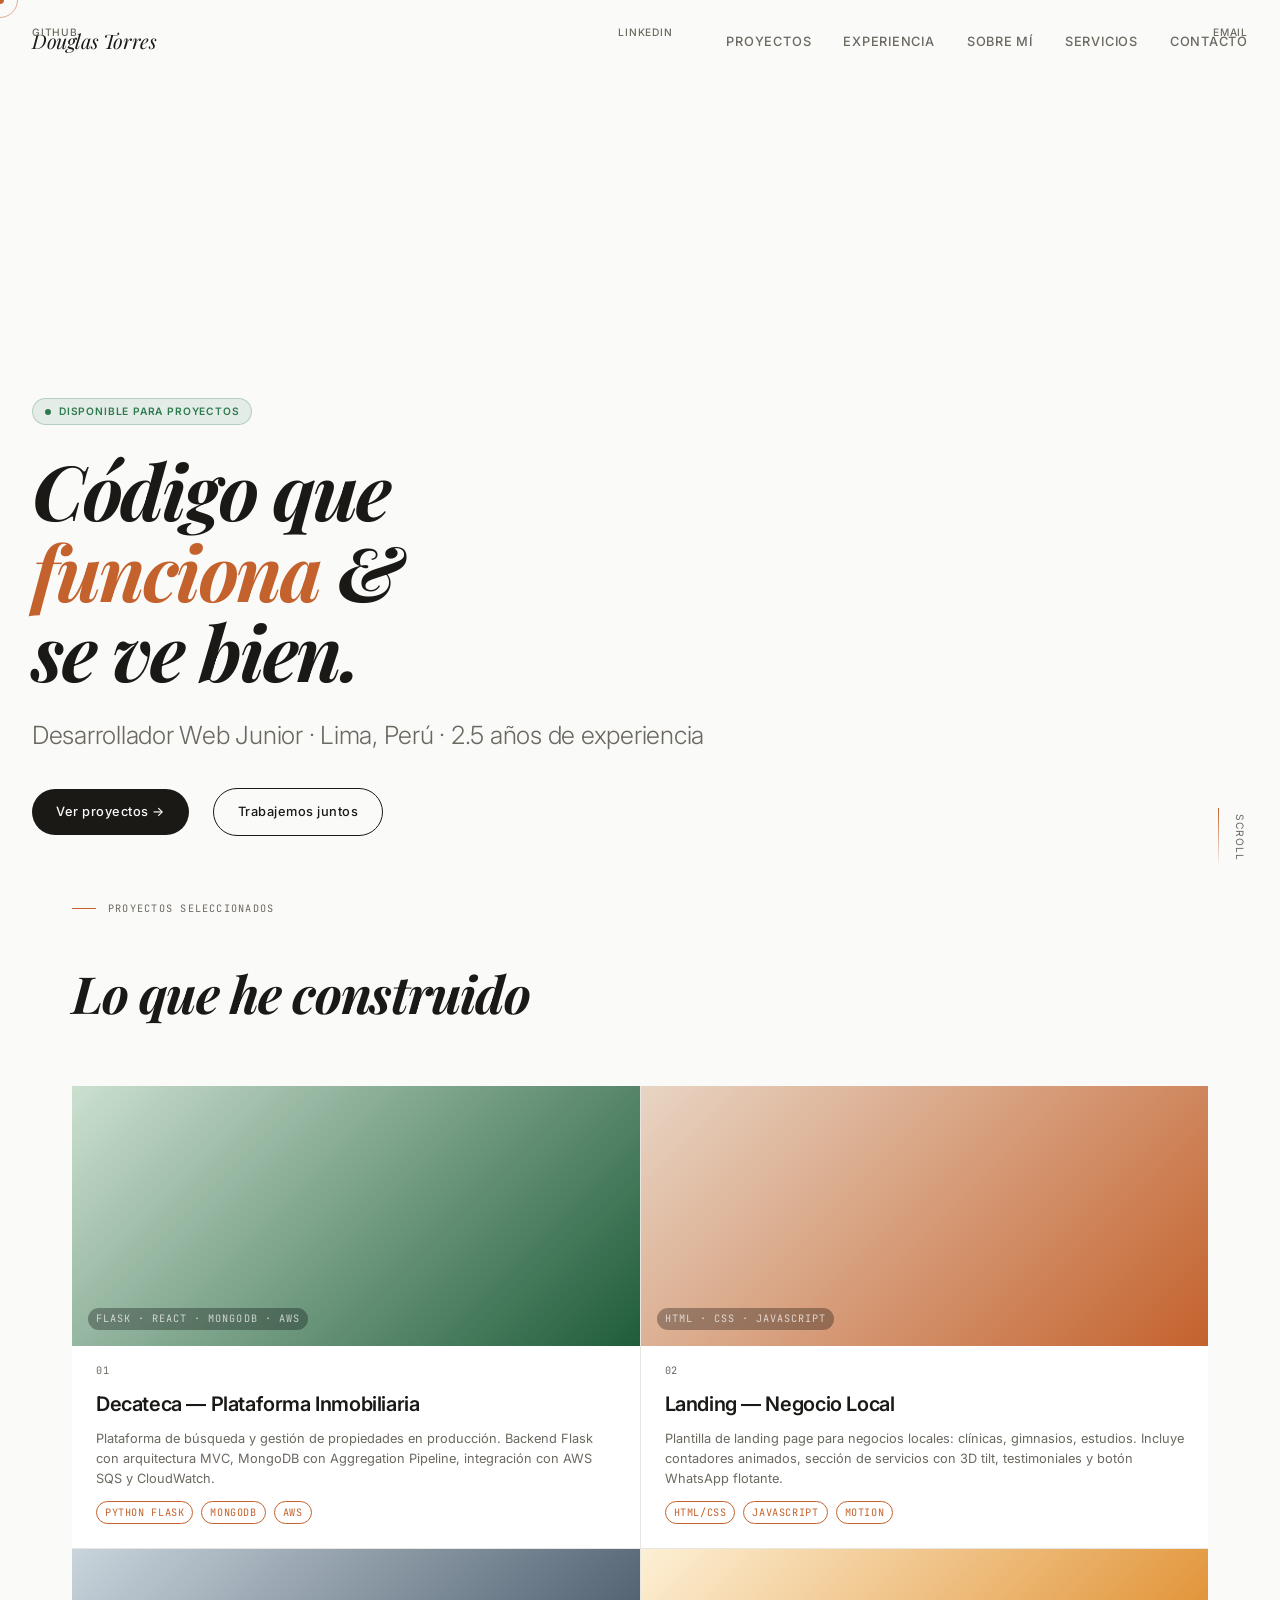
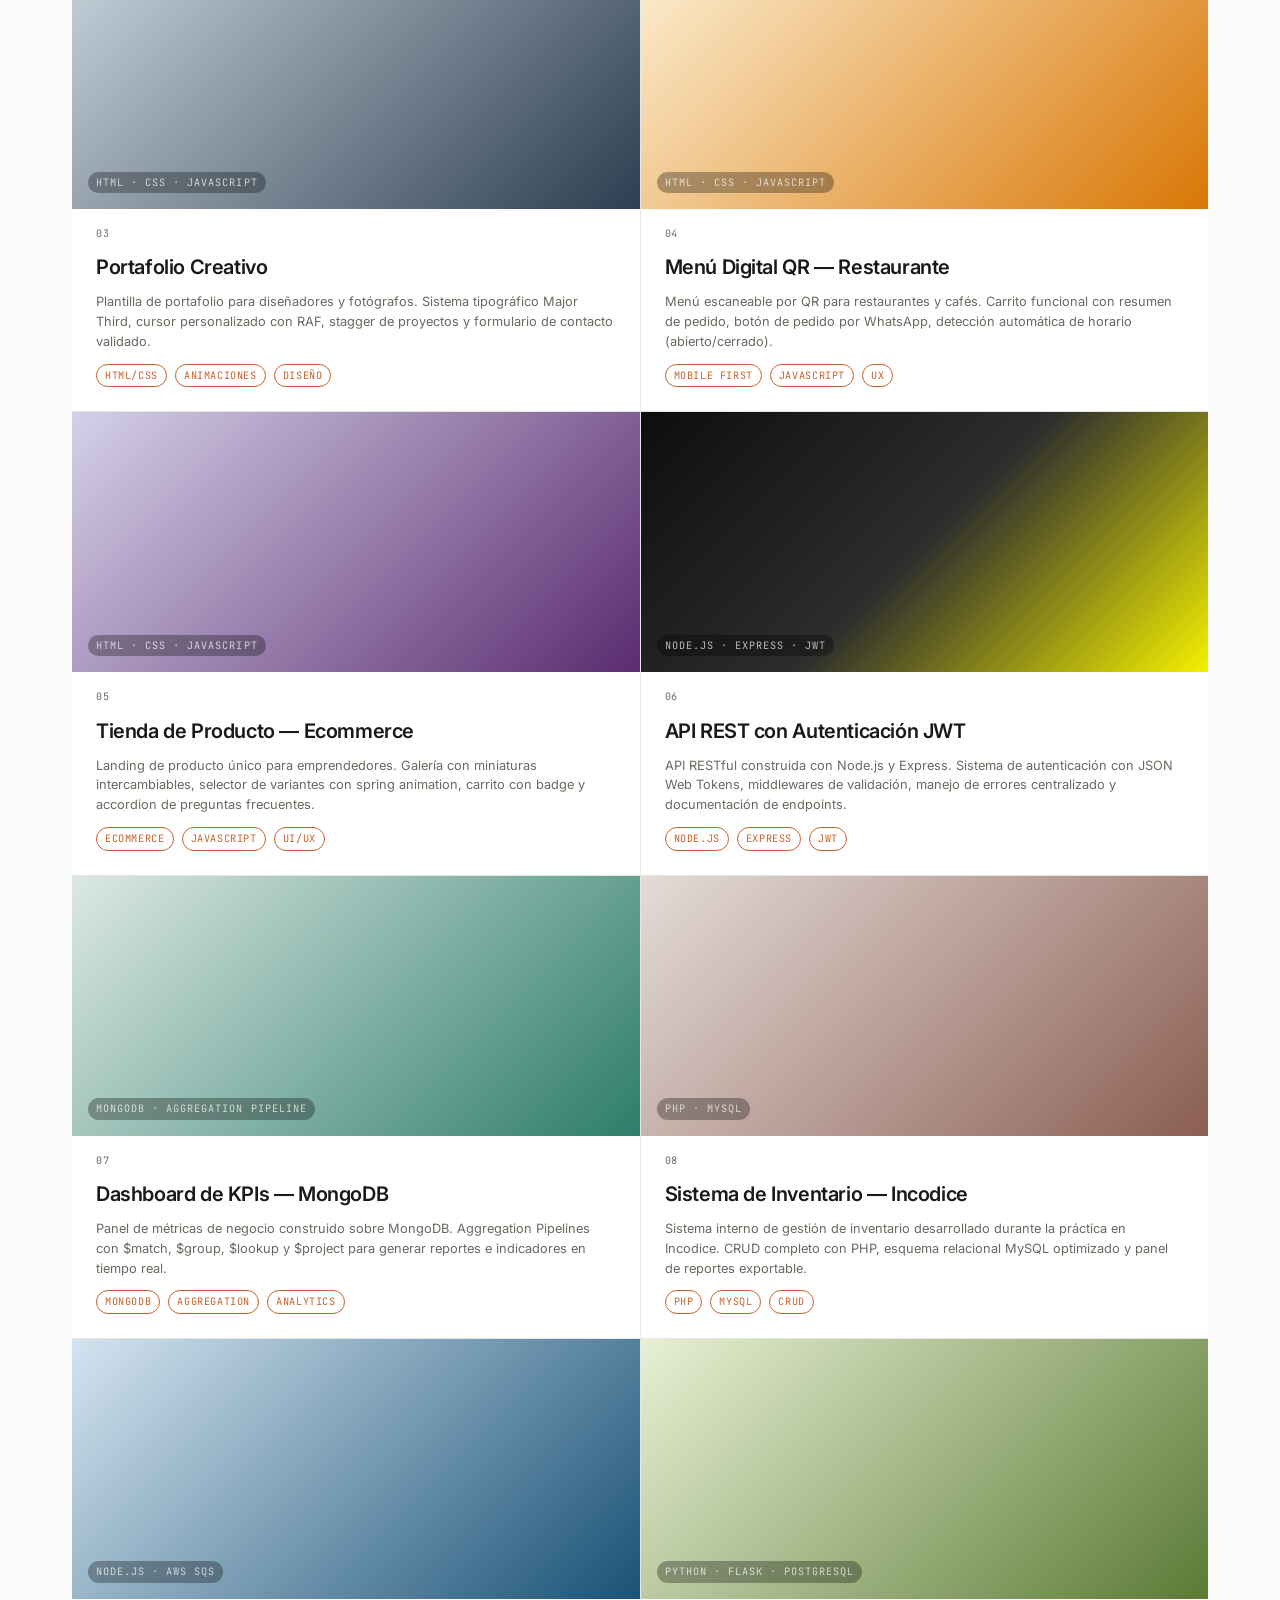
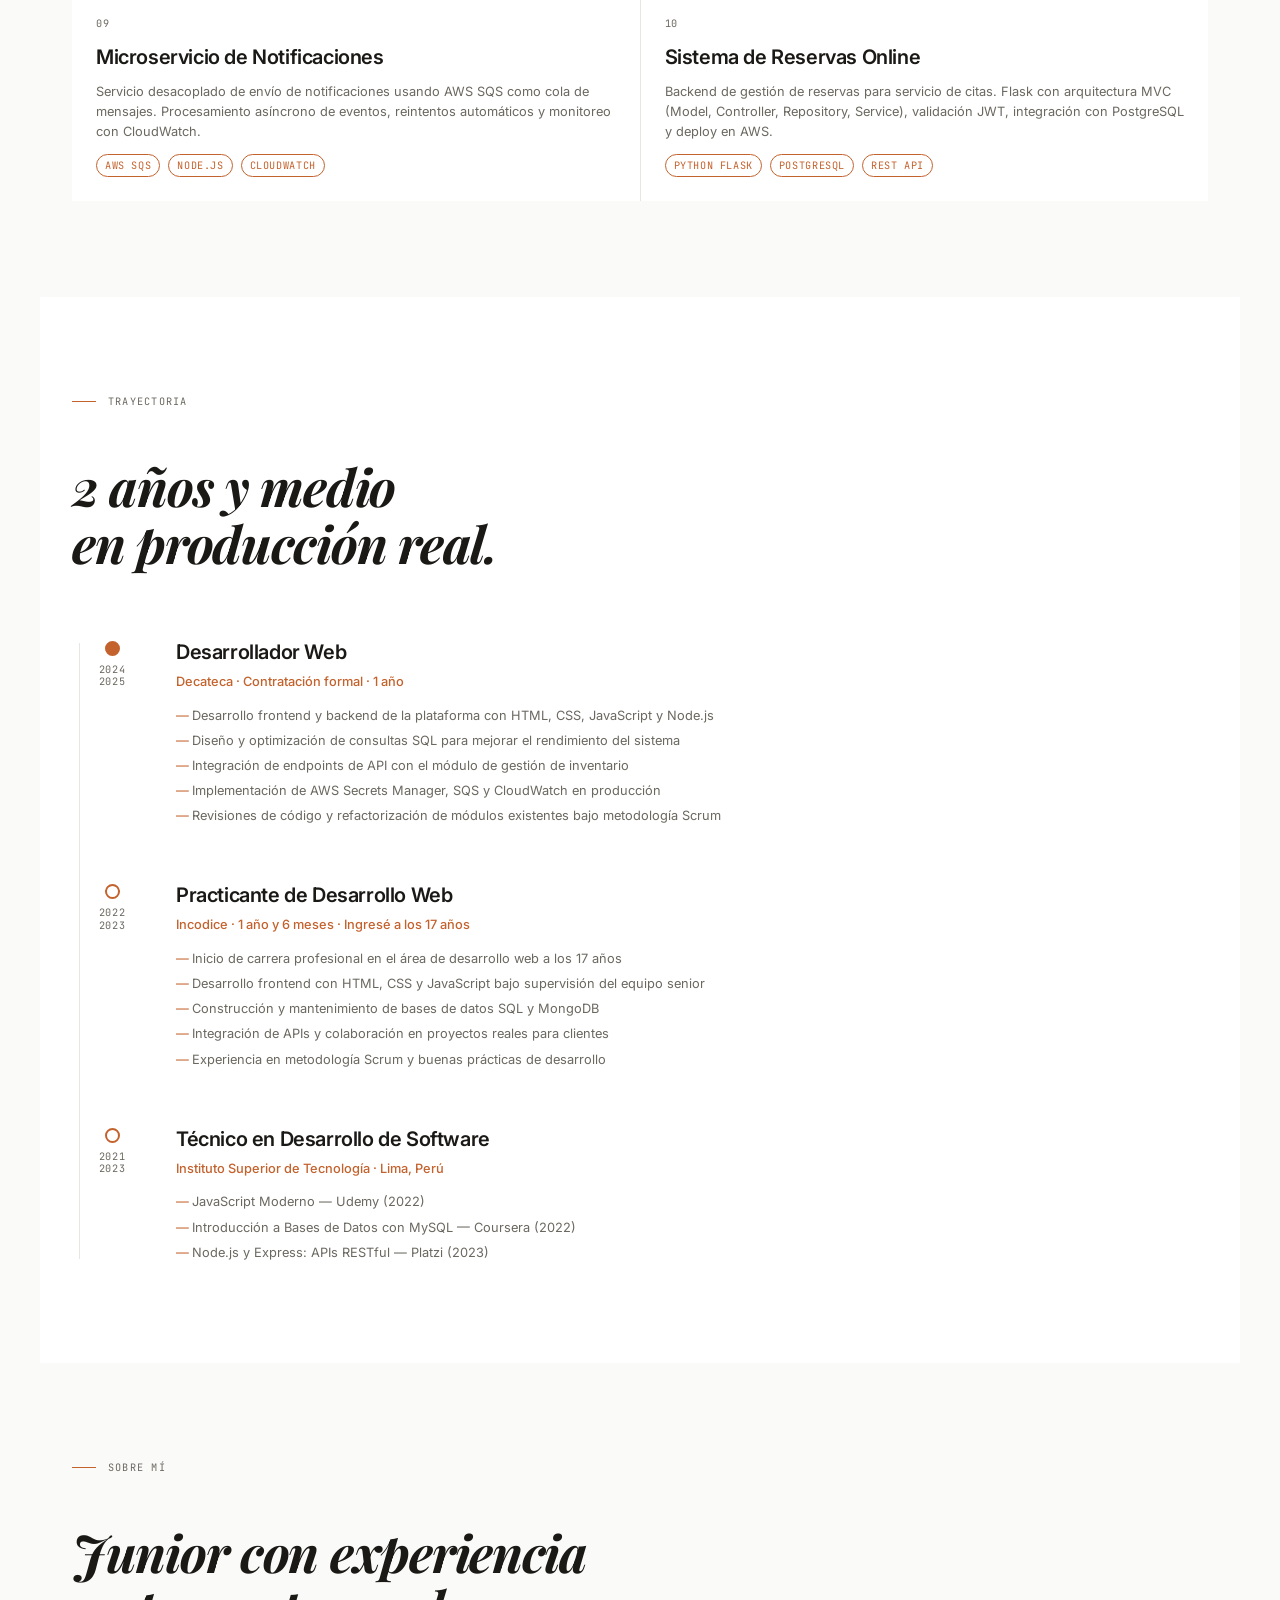
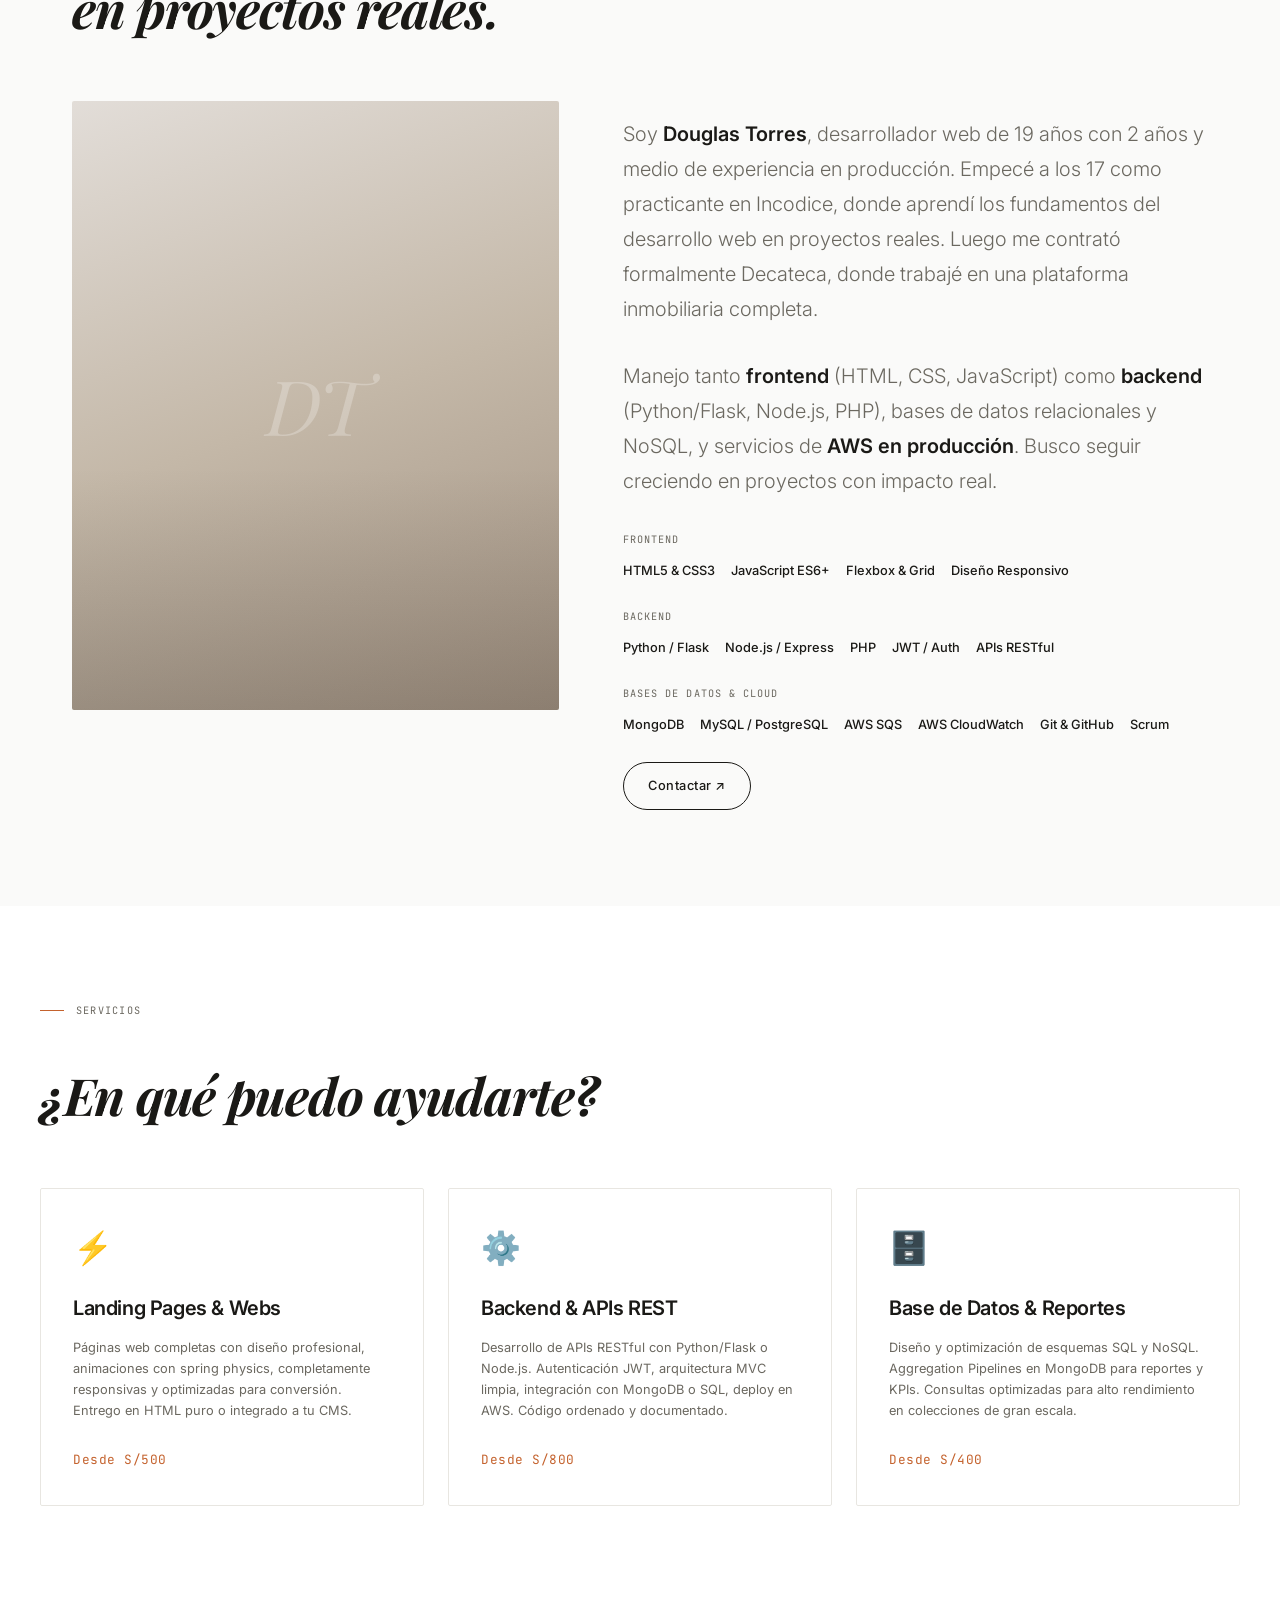
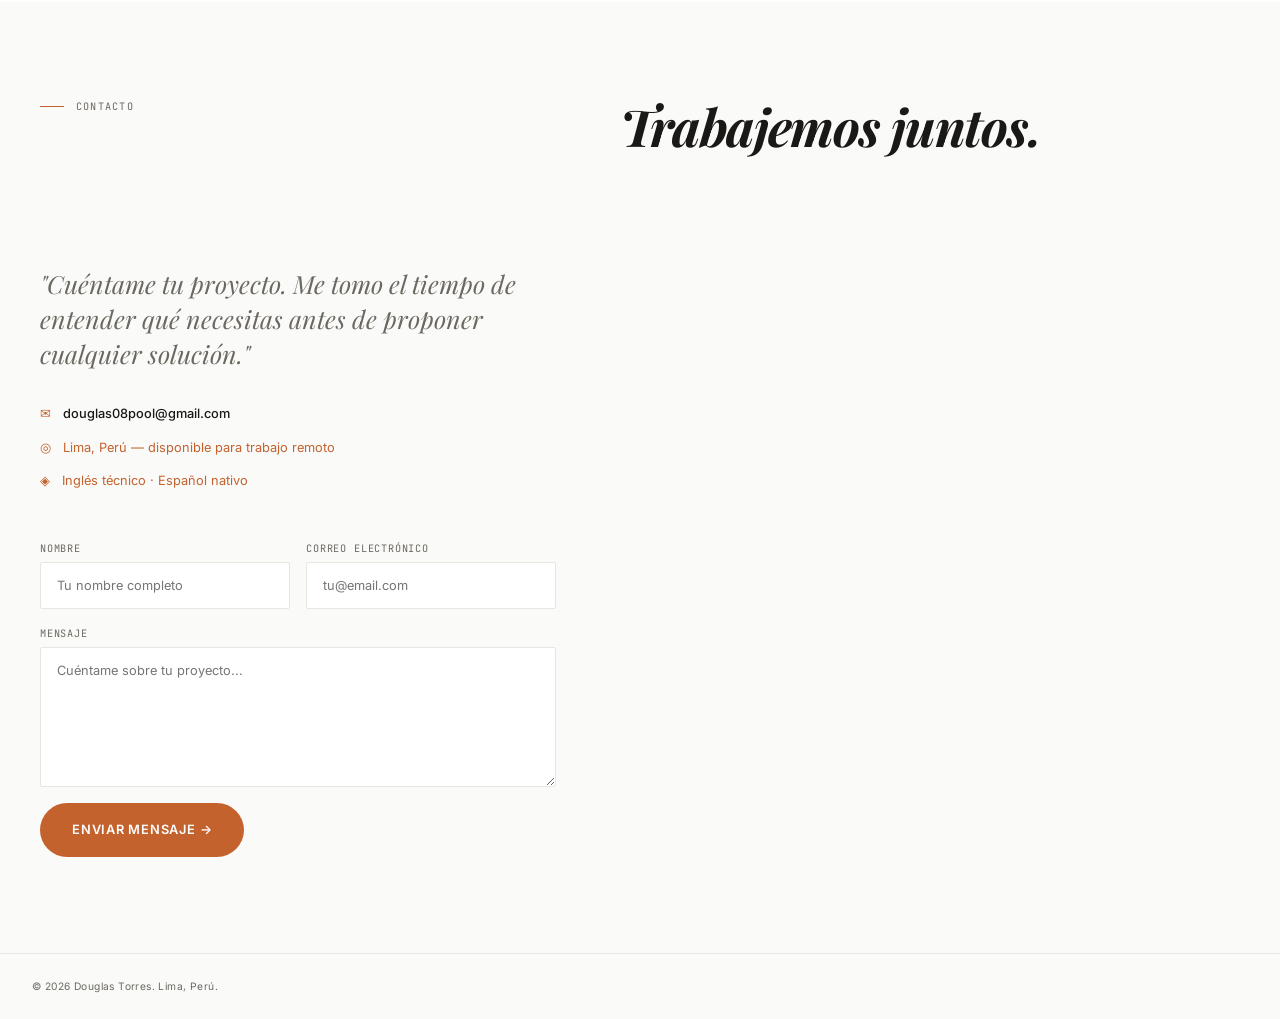
<file: templates/portfolio-creativo.html>
﻿<!DOCTYPE html>
<html lang="es">
<head>
  <meta charset="UTF-8" />
  <meta name="viewport" content="width=device-width, initial-scale=1.0" />
  <title>Douglas Torres — Desarrollador Web</title>
  <link rel="preconnect" href="https://fonts.googleapis.com" />
  <link rel="preconnect" href="https://fonts.gstatic.com" crossorigin />
  <link href="https://fonts.googleapis.com/css2?family=Inter:wght@300;400;500;600&family=Playfair+Display:ital,wght@0,700;1,400;1,700&family=JetBrains+Mono:wght@400;500&display=swap" rel="stylesheet" />
  <style>
    /* ─── TOKENS ─────────────────────────────────────────── */
    :root {
      --bg:        #fafaf9;
      --surface:   #ffffff;
      --text:      #1a1916;
      --text-muted:#6b6860;
      --accent:    #c4622d;
      --border:    #e8e6e1;
      --green:     #2d7a4f;

      --fs-xs:   0.64rem;
      --fs-sm:   0.80rem;
      --fs-base: 1rem;
      --fs-md:   1.25rem;
      --fs-lg:   1.563rem;
      --fs-xl:   1.953rem;
      --fs-2xl:  2.441rem;
      --fs-3xl:  3.052rem;
      --fs-4xl:  3.815rem;
      --fs-5xl:  4.768rem;

      --spring: cubic-bezier(0.34, 1.56, 0.64, 1);
      --ease:   cubic-bezier(0.4, 0, 0.2, 1);

      --space-1:  0.25rem;
      --space-2:  0.5rem;
      --space-3:  0.75rem;
      --space-4:  1rem;
      --space-6:  1.5rem;
      --space-8:  2rem;
      --space-12: 3rem;
      --space-16: 4rem;
      --space-24: 6rem;
      --space-32: 8rem;
    }

    *, *::before, *::after { box-sizing: border-box; margin: 0; padding: 0; }
    html { scroll-behavior: smooth; }
    body {
      font-family: 'Inter', sans-serif;
      background: var(--bg);
      color: var(--text);
      font-size: var(--fs-base);
      line-height: 1.7;
      overflow-x: hidden;
      cursor: none;
    }
    a { color: inherit; text-decoration: none; }
    img { display: block; max-width: 100%; }
    ul { list-style: none; }
    button { cursor: none; border: none; background: none; font: inherit; }

    /* ─── CURSOR ──────────────────────────────────────────── */
    #cursor-dot {
      position: fixed; top: 0; left: 0; z-index: 9999;
      width: 8px; height: 8px;
      background: var(--accent);
      border-radius: 50%;
      pointer-events: none;
      transform: translate(-50%, -50%);
      transition: transform 0.1s var(--spring), opacity 0.3s;
    }
    #cursor-ring {
      position: fixed; top: 0; left: 0; z-index: 9998;
      width: 36px; height: 36px;
      border: 1.5px solid var(--accent);
      border-radius: 50%;
      pointer-events: none;
      transform: translate(-50%, -50%);
      transition: transform 0.08s var(--ease), width 0.3s var(--spring), height 0.3s var(--spring), opacity 0.3s;
      opacity: 0.5;
    }
    body.cursor-hover #cursor-dot { transform: translate(-50%,-50%) scale(2.5); opacity: 0.8; }
    body.cursor-hover #cursor-ring { width: 56px; height: 56px; opacity: 0.25; }

    /* ─── NAV ─────────────────────────────────────────────── */
    nav {
      position: fixed; top: 0; left: 0; right: 0; z-index: 100;
      display: flex; align-items: center; justify-content: space-between;
      padding: var(--space-6) var(--space-8);
      transition: background 0.4s var(--ease), border-bottom 0.4s;
      border-bottom: 1px solid transparent;
    }
    nav.scrolled {
      background: rgba(250,250,249,0.92);
      backdrop-filter: blur(12px);
      -webkit-backdrop-filter: blur(12px);
      border-bottom-color: var(--border);
    }
    .nav-logo {
      font-family: 'Playfair Display', serif;
      font-style: italic;
      font-size: var(--fs-md);
      letter-spacing: -0.02em;
    }
    .nav-links { display: flex; gap: var(--space-8); align-items: center; }
    .nav-links a {
      font-size: var(--fs-sm); font-weight: 500;
      letter-spacing: 0.06em; text-transform: uppercase;
      color: var(--text-muted);
      transition: color 0.25s var(--ease);
      position: relative;
    }
    .nav-links a::after {
      content: ''; position: absolute; bottom: -2px; left: 0; right: 100%;
      height: 1px; background: var(--accent);
      transition: right 0.3s var(--ease);
    }
    .nav-links a:hover { color: var(--text); }
    .nav-links a:hover::after { right: 0; }

    /* ─── HERO ────────────────────────────────────────────── */
    #hero {
      min-height: 100vh;
      display: flex; flex-direction: column; justify-content: flex-end;
      padding: var(--space-32) var(--space-8) var(--space-16);
      position: relative;
    }
    .hero-inner { max-width: 860px; }
    .hero-badge {
      display: inline-flex; align-items: center; gap: var(--space-2);
      background: rgba(45,122,79,0.1); border: 1px solid rgba(45,122,79,0.25);
      color: var(--green); font-size: var(--fs-xs); font-weight: 600;
      letter-spacing: 0.08em; text-transform: uppercase;
      padding: var(--space-1) var(--space-3); border-radius: 100px;
      margin-bottom: var(--space-6);
      animation: fadeUp 0.8s var(--spring) both;
    }
    .hero-badge::before {
      content: ''; width: 6px; height: 6px;
      background: var(--green); border-radius: 50%;
      animation: pulse 2s infinite;
    }
    @keyframes pulse {
      0%,100% { opacity: 1; transform: scale(1); }
      50% { opacity: 0.5; transform: scale(0.8); }
    }
    .hero-name {
      font-family: 'Playfair Display', serif; font-style: italic;
      font-size: clamp(var(--fs-3xl), 8vw, var(--fs-5xl));
      line-height: 1.05; letter-spacing: -0.03em;
      margin-bottom: var(--space-6);
      animation: fadeUp 0.9s var(--spring) 0.1s both;
    }
    .hero-name em { color: var(--accent); font-style: italic; }
    .hero-role {
      font-size: var(--fs-lg); font-weight: 300;
      color: var(--text-muted); letter-spacing: -0.01em;
      margin-bottom: var(--space-8);
      animation: fadeUp 1s var(--spring) 0.2s both;
    }
    .hero-cta {
      display: flex; align-items: center; gap: var(--space-6);
      animation: fadeUp 1s var(--spring) 0.35s both;
    }
    .btn-primary {
      display: inline-flex; align-items: center; gap: var(--space-2);
      background: var(--text); color: var(--bg);
      font-size: var(--fs-sm); font-weight: 500; letter-spacing: 0.04em;
      padding: var(--space-3) var(--space-6); border-radius: 100px;
      transition: transform 0.4s var(--spring), background 0.25s;
    }
    .btn-primary:hover { transform: scale(1.05) translateY(-2px); background: var(--accent); }
    .hero-scroll {
      position: absolute; bottom: var(--space-8); right: var(--space-8);
      display: flex; flex-direction: column; align-items: center; gap: var(--space-3);
      color: var(--text-muted); font-size: var(--fs-xs);
      letter-spacing: 0.1em; text-transform: uppercase;
      writing-mode: vertical-rl;
      animation: fadeUp 1s var(--spring) 0.5s both;
    }
    .scroll-line {
      width: 1px; height: 60px;
      background: linear-gradient(to bottom, var(--accent), transparent);
      animation: scrollLine 2s ease-in-out infinite;
    }
    @keyframes scrollLine {
      0%   { transform: scaleY(0); transform-origin: top; opacity: 1; }
      50%  { transform: scaleY(1); transform-origin: top; opacity: 1; }
      51%  { transform: scaleY(1); transform-origin: bottom; opacity: 1; }
      100% { transform: scaleY(0); transform-origin: bottom; opacity: 0; }
    }

    /* ─── SECTION UTILITIES ──────────────────────────────── */
    section { padding: var(--space-24) var(--space-8); }
    .section-label {
      font-family: 'JetBrains Mono', monospace; font-size: var(--fs-xs);
      letter-spacing: 0.12em; text-transform: uppercase; color: var(--text-muted);
      display: flex; align-items: center; gap: var(--space-3);
      margin-bottom: var(--space-12);
    }
    .section-label::before { content: ''; width: 24px; height: 1px; background: var(--accent); }
    .section-title {
      font-family: 'Playfair Display', serif; font-style: italic;
      font-size: clamp(var(--fs-2xl), 4vw, var(--fs-4xl));
      letter-spacing: -0.025em; line-height: 1.1;
      margin-bottom: var(--space-16);
    }
    @keyframes fadeUp {
      from { opacity: 0; transform: translateY(32px); }
      to   { opacity: 1; transform: translateY(0); }
    }

    /* ─── WORK GRID ───────────────────────────────────────── */
    #work { max-width: 1200px; margin: 0 auto; }
    .work-grid {
      display: grid; grid-template-columns: repeat(2, 1fr);
      gap: 1px; background: var(--border);
    }
    .project-card {
      position: relative; background: var(--surface); overflow: hidden;
      opacity: 0; transform: translateY(40px);
      transition: opacity 0.7s var(--ease), transform 0.7s var(--spring);
    }
    .project-card.visible { opacity: 1; transform: translateY(0); }
    .project-card:nth-child(2) { transition-delay: 0.08s; }
    .project-card:nth-child(3) { transition-delay: 0.16s; }
    .project-card:nth-child(4) { transition-delay: 0.24s; }
    .project-card:nth-child(5) { transition-delay: 0.32s; }
    .project-card:nth-child(6) { transition-delay: 0.40s; }
    .project-card:nth-child(7) { transition-delay: 0.48s; }
    .project-card:nth-child(8) { transition-delay: 0.56s; }
    .project-card:nth-child(9) { transition-delay: 0.64s; }
    .project-card:nth-child(10){ transition-delay: 0.72s; }

    .project-thumb {
      height: 260px; position: relative; overflow: hidden;
      transition: transform 0.6s var(--spring);
    }
    .project-card:hover .project-thumb { transform: scale(1.04); }

    /* Project gradient per card */
    .project-card:nth-child(1)  .project-thumb { background: linear-gradient(135deg,#cce0d0 0%,#1f5c3a 100%); }
    .project-card:nth-child(2)  .project-thumb { background: linear-gradient(135deg,#e8d5c4 0%,#c4622d 100%); }
    .project-card:nth-child(3)  .project-thumb { background: linear-gradient(135deg,#c9d4dc 0%,#2c3e50 100%); }
    .project-card:nth-child(4)  .project-thumb { background: linear-gradient(135deg,#fdf0d5 0%,#d97706 100%); }
    .project-card:nth-child(5)  .project-thumb { background: linear-gradient(135deg,#d4d0e8 0%,#5b2c6f 100%); }
    .project-card:nth-child(6)  .project-thumb { background: linear-gradient(135deg,#0d0d0d 0%,#2d2d2d 50%,#f5f000 100%); }
    .project-card:nth-child(7)  .project-thumb { background: linear-gradient(135deg,#dce8e4 0%,#2e7d6a 100%); }
    .project-card:nth-child(8)  .project-thumb { background: linear-gradient(135deg,#e4dcd8 0%,#8b5e52 100%); }
    .project-card:nth-child(9)  .project-thumb { background: linear-gradient(135deg,#d4e4f0 0%,#1a5276 100%); }
    .project-card:nth-child(10) .project-thumb { background: linear-gradient(135deg,#e8f0d4 0%,#5a7a35 100%); }

    /* thumb label */
    .thumb-label {
      position: absolute; bottom: var(--space-4); left: var(--space-4);
      font-family: 'JetBrains Mono', monospace; font-size: var(--fs-xs);
      letter-spacing: 0.1em; text-transform: uppercase;
      color: rgba(255,255,255,0.7);
      background: rgba(0,0,0,0.3); backdrop-filter: blur(4px);
      padding: 2px 8px; border-radius: 100px;
    }

    .project-overlay {
      position: absolute; inset: 0;
      background: rgba(26,25,22,0.85);
      display: flex; align-items: center; justify-content: center;
      opacity: 0; transition: opacity 0.35s var(--ease);
    }
    .project-card:hover .project-overlay { opacity: 1; }
    .project-overlay-link {
      font-size: var(--fs-sm); font-weight: 500; color: var(--bg);
      letter-spacing: 0.06em;
      display: flex; align-items: center; gap: var(--space-2);
      transform: translateY(8px);
      transition: transform 0.4s var(--spring), color 0.25s;
    }
    .project-card:hover .project-overlay-link { transform: translateY(0); color: var(--accent); }
    .project-meta {
      padding: var(--space-4) var(--space-6) var(--space-6);
      display: flex; flex-direction: column; gap: var(--space-2);
    }
    .project-number {
      font-family: 'JetBrains Mono', monospace; font-size: var(--fs-xs);
      color: var(--text-muted); letter-spacing: 0.08em;
    }
    .project-title { font-size: var(--fs-md); font-weight: 600; letter-spacing: -0.02em; }
    .project-desc { font-size: var(--fs-sm); color: var(--text-muted); line-height: 1.55; }
    .project-tags { display: flex; gap: var(--space-2); flex-wrap: wrap; margin-top: var(--space-1); }
    .project-tag {
      display: inline-block; font-family: 'JetBrains Mono', monospace;
      font-size: var(--fs-xs); letter-spacing: 0.06em; text-transform: uppercase;
      color: var(--accent); border: 1px solid currentColor;
      padding: 2px 8px; border-radius: 100px; width: fit-content;
    }

    /* ─── EXPERIENCE TIMELINE ────────────────────────────── */
    #experience { max-width: 1200px; margin: 0 auto; }
    .timeline { display: flex; flex-direction: column; gap: 0; position: relative; }
    .timeline::before {
      content: ''; position: absolute; left: 7px; top: 8px; bottom: 8px;
      width: 1px; background: var(--border);
    }
    .timeline-item {
      display: grid; grid-template-columns: 80px 1fr;
      gap: var(--space-6); padding-bottom: var(--space-12);
      opacity: 0; transform: translateX(-16px);
      transition: opacity 0.6s var(--ease), transform 0.6s var(--spring);
    }
    .timeline-item.visible { opacity: 1; transform: translateX(0); }
    .timeline-item:last-child { padding-bottom: 0; }
    .timeline-dot-wrap {
      display: flex; flex-direction: column; align-items: center; padding-top: 6px;
    }
    .timeline-dot {
      width: 15px; height: 15px; border-radius: 50%;
      background: var(--surface); border: 2px solid var(--accent);
      flex-shrink: 0; position: relative; z-index: 1;
    }
    .timeline-dot.current { background: var(--accent); }
    .timeline-year {
      font-family: 'JetBrains Mono', monospace; font-size: var(--fs-xs);
      color: var(--text-muted); letter-spacing: 0.06em; margin-top: var(--space-2);
      text-align: center; line-height: 1.2;
    }
    .timeline-content {}
    .timeline-role { font-size: var(--fs-md); font-weight: 600; letter-spacing: -0.02em; margin-bottom: 2px; }
    .timeline-company { font-size: var(--fs-sm); color: var(--accent); font-weight: 500; margin-bottom: var(--space-3); }
    .timeline-desc { font-size: var(--fs-sm); color: var(--text-muted); line-height: 1.65; }
    .timeline-desc li { padding-left: var(--space-4); position: relative; margin-bottom: var(--space-1); }
    .timeline-desc li::before { content: '—'; position: absolute; left: 0; color: var(--accent); }

    /* ─── ABOUT ───────────────────────────────────────────── */
    #about { max-width: 1200px; margin: 0 auto; }
    .about-grid {
      display: grid; grid-template-columns: 1fr 1.2fr;
      gap: var(--space-16); align-items: start;
    }
    .about-photo {
      aspect-ratio: 4/5;
      background: linear-gradient(160deg,#e2ddd8 0%,#c4b8a8 50%,#a09080 100%);
      border-radius: 2px; position: relative; overflow: hidden;
      display: flex; align-items: center; justify-content: center;
    }
    .about-photo::after {
      content: ''; position: absolute; inset: 0;
      background: linear-gradient(to bottom, transparent 60%, rgba(26,25,22,0.15));
    }
    .about-photo-initials {
      font-family: 'Playfair Display', serif; font-style: italic;
      font-size: var(--fs-5xl); color: rgba(255,255,255,0.25);
      letter-spacing: -0.04em; z-index: 1;
    }
    .about-content { padding-top: var(--space-4); }
    .about-bio {
      font-size: var(--fs-md); font-weight: 300; line-height: 1.75;
      color: var(--text-muted); margin-bottom: var(--space-8);
    }
    .about-bio strong { color: var(--text); font-weight: 600; }
    .skills-group { margin-bottom: var(--space-6); }
    .skills-title {
      font-family: 'JetBrains Mono', monospace; font-size: var(--fs-xs);
      letter-spacing: 0.1em; text-transform: uppercase; color: var(--text-muted);
      margin-bottom: var(--space-3);
    }
    .skills-list { display: flex; flex-wrap: wrap; gap: var(--space-2) var(--space-4); }
    .skill-item {
      font-size: var(--fs-sm); font-weight: 500; position: relative; padding-bottom: 2px;
    }
    .skill-item::after {
      content: ''; position: absolute; bottom: 0; left: 0; right: 100%;
      height: 1px; background: var(--accent);
      transition: right 0.35s var(--ease);
    }
    .skill-item:hover::after { right: 0; }
    .btn-outline {
      display: inline-flex; align-items: center; gap: var(--space-2);
      border: 1px solid var(--text); color: var(--text);
      font-size: var(--fs-sm); font-weight: 500; letter-spacing: 0.04em;
      padding: var(--space-3) var(--space-6); border-radius: 100px;
      transition: transform 0.4s var(--spring), background 0.25s, color 0.25s;
    }
    .btn-outline:hover { transform: scale(1.05) translateY(-2px); background: var(--text); color: var(--bg); }

    /* ─── SERVICES ────────────────────────────────────────── */
    #services { background: var(--surface); }
    #services .inner { max-width: 1200px; margin: 0 auto; }
    .services-grid { display: grid; grid-template-columns: repeat(3,1fr); gap: var(--space-6); }
    .service-card {
      border: 1px solid var(--border); padding: var(--space-8); border-radius: 2px;
      transition: border-color 0.3s var(--ease), transform 0.4s var(--spring);
      position: relative; overflow: hidden;
    }
    .service-card::before {
      content: ''; position: absolute; top: 0; left: 0; right: 100%;
      height: 2px; background: var(--accent);
      transition: right 0.4s var(--ease);
    }
    .service-card:hover { border-color: var(--accent); transform: translateY(-4px); }
    .service-card:hover::before { right: 0; }
    .service-icon { font-size: 2rem; display: block; margin-bottom: var(--space-4); }
    .service-title { font-size: var(--fs-md); font-weight: 600; letter-spacing: -0.02em; margin-bottom: var(--space-3); }
    .service-desc { font-size: var(--fs-sm); color: var(--text-muted); line-height: 1.65; margin-bottom: var(--space-6); }
    .service-price { font-family: 'JetBrains Mono', monospace; font-size: var(--fs-sm); color: var(--accent); letter-spacing: 0.04em; }

    /* ─── CONTACT ─────────────────────────────────────────── */
    #contact .inner {
      max-width: 1200px; margin: 0 auto;
      display: grid; grid-template-columns: 1fr 1.2fr;
      gap: var(--space-16); align-items: start;
    }
    .contact-tagline {
      font-family: 'Playfair Display', serif; font-style: italic;
      font-size: var(--fs-lg); line-height: 1.4; color: var(--text-muted);
      margin-bottom: var(--space-8);
    }
    .contact-info-item {
      display: flex; align-items: center; gap: var(--space-3);
      font-size: var(--fs-sm); color: var(--text-muted); margin-bottom: var(--space-3);
    }
    .contact-info-item span { color: var(--accent); }
    .contact-info-item a { color: var(--text); font-weight: 500; transition: color 0.2s; }
    .contact-info-item a:hover { color: var(--accent); }
    form { display: flex; flex-direction: column; gap: var(--space-4); }
    .form-row { display: grid; grid-template-columns: 1fr 1fr; gap: var(--space-4); }
    .form-group { display: flex; flex-direction: column; gap: var(--space-1); }
    .form-group label {
      font-family: 'JetBrains Mono', monospace; font-size: var(--fs-xs);
      letter-spacing: 0.08em; text-transform: uppercase; color: var(--text-muted);
    }
    .form-group input,
    .form-group textarea {
      background: var(--surface); border: 1px solid var(--border); border-radius: 2px;
      padding: var(--space-3) var(--space-4); font: inherit; font-size: var(--fs-sm);
      color: var(--text); outline: none; transition: border-color 0.25s var(--ease); cursor: none;
    }
    .form-group input:focus, .form-group textarea:focus { border-color: var(--text); }
    .form-group input:invalid:not(:placeholder-shown),
    .form-group textarea:invalid:not(:placeholder-shown) { border-color: #c0392b; background: rgba(192,57,43,0.04); }
    .form-group textarea { resize: vertical; min-height: 140px; }
    .btn-send {
      display: inline-flex; align-items: center; justify-content: center; gap: var(--space-2);
      background: var(--accent); color: var(--surface);
      font-size: var(--fs-sm); font-weight: 600; letter-spacing: 0.06em; text-transform: uppercase;
      padding: var(--space-4) var(--space-8); border-radius: 100px; border: none;
      transition: transform 0.4s var(--spring), background 0.25s;
      align-self: flex-start;
    }
    .btn-send:hover { transform: scale(1.05) translateY(-2px); background: #a85226; }
    .form-success {
      display: none; background: rgba(45,122,79,0.08); border: 1px solid rgba(45,122,79,0.3);
      color: var(--green); font-size: var(--fs-sm); padding: var(--space-3) var(--space-4);
      border-radius: 2px; text-align: center;
    }

    /* ─── FOOTER ──────────────────────────────────────────── */
    footer {
      border-top: 1px solid var(--border);
      padding: var(--space-6) var(--space-8);
      display: flex; align-items: center; justify-content: space-between;
      flex-wrap: wrap; gap: var(--space-4);
    }
    .footer-copy { font-size: var(--fs-xs); color: var(--text-muted); letter-spacing: 0.04em; }
    .footer-socials { display: flex; gap: var(--space-6); }
    .footer-socials a {
      font-size: var(--fs-xs); font-weight: 500; letter-spacing: 0.08em;
      text-transform: uppercase; color: var(--text-muted); transition: color 0.25s;
    }
    .footer-socials a:hover { color: var(--accent); }

    /* ─── RESPONSIVE ─────────────────────────────────────── */
    @media (max-width: 900px) {
      nav { padding: var(--space-4) var(--space-6); }
      section { padding: var(--space-16) var(--space-6); }
      #hero { padding: var(--space-24) var(--space-6) var(--space-12); }
      .about-grid, #contact .inner { grid-template-columns: 1fr; }
      .services-grid { grid-template-columns: 1fr; }
      .hero-scroll { display: none; }
      .timeline-item { grid-template-columns: 60px 1fr; }
    }
    @media (max-width: 640px) {
      .work-grid { grid-template-columns: 1fr; }
      .nav-links { gap: var(--space-4); }
      .nav-links a { font-size: 0.7rem; }
      footer { flex-direction: column; align-items: flex-start; }
      .form-row { grid-template-columns: 1fr; }
    }
    a, button, .project-card, .service-card, input, textarea, .skill-item { cursor: none; }
  </style>
</head>
<body>

  <div id="cursor-dot"></div>
  <div id="cursor-ring"></div>

  <!-- ─── NAV ─────────────────────────────────── -->
  <nav id="nav">
    <a href="#hero" class="nav-logo">Douglas Torres</a>
    <ul class="nav-links">
      <li><a href="#work">Proyectos</a></li>
      <li><a href="#experience">Experiencia</a></li>
      <li><a href="#about">Sobre mí</a></li>
      <li><a href="#services">Servicios</a></li>
      <li><a href="#contact">Contacto</a></li>
    </ul>
  </nav>

  <!-- ─── HERO ─────────────────────────────────── -->
  <section id="hero">
    <div class="hero-inner">
      <div class="hero-badge">Disponible para proyectos</div>
      <h1 class="hero-name">
        Código que<br />
        <em>funciona</em> &amp;<br />
        se ve bien.
      </h1>
      <p class="hero-role">Desarrollador Web Junior · Lima, Perú · 2.5 años de experiencia</p>
      <div class="hero-cta">
        <a href="#work" class="btn-primary">Ver proyectos →</a>
        <a href="#contact" class="btn-outline">Trabajemos juntos</a>
      </div>
    </div>
    <div class="hero-scroll">
      <span>Scroll</span>
      <div class="scroll-line"></div>
    </div>
  </section>

  <!-- ─── WORK ──────────────────────────────────── -->
  <section style="padding-top:0; padding-bottom:var(--space-24);">
    <div id="work" style="max-width:1200px;margin:0 auto;padding:0 var(--space-8);">
      <div class="section-label">Proyectos seleccionados</div>
      <h2 class="section-title">Lo que he construido</h2>
      <div class="work-grid">

        <div class="project-card">
          <div class="project-thumb">
            <span class="thumb-label">Flask · React · MongoDB · AWS</span>
            <div class="project-overlay"><span class="project-overlay-link">Ver proyecto →</span></div>
          </div>
          <div class="project-meta">
            <span class="project-number">01</span>
            <span class="project-title">Decateca — Plataforma Inmobiliaria</span>
            <p class="project-desc">Plataforma de búsqueda y gestión de propiedades en producción. Backend Flask con arquitectura MVC, MongoDB con Aggregation Pipeline, integración con AWS SQS y CloudWatch.</p>
            <div class="project-tags">
              <span class="project-tag">Python Flask</span>
              <span class="project-tag">MongoDB</span>
              <span class="project-tag">AWS</span>
            </div>
          </div>
        </div>

        <div class="project-card">
          <div class="project-thumb">
            <span class="thumb-label">HTML · CSS · JavaScript</span>
            <div class="project-overlay"><span class="project-overlay-link">Ver proyecto →</span></div>
          </div>
          <div class="project-meta">
            <span class="project-number">02</span>
            <span class="project-title">Landing — Negocio Local</span>
            <p class="project-desc">Plantilla de landing page para negocios locales: clínicas, gimnasios, estudios. Incluye contadores animados, sección de servicios con 3D tilt, testimoniales y botón WhatsApp flotante.</p>
            <div class="project-tags">
              <span class="project-tag">HTML/CSS</span>
              <span class="project-tag">JavaScript</span>
              <span class="project-tag">Motion</span>
            </div>
          </div>
        </div>

        <div class="project-card">
          <div class="project-thumb">
            <span class="thumb-label">HTML · CSS · JavaScript</span>
            <div class="project-overlay"><span class="project-overlay-link">Ver proyecto →</span></div>
          </div>
          <div class="project-meta">
            <span class="project-number">03</span>
            <span class="project-title">Portafolio Creativo</span>
            <p class="project-desc">Plantilla de portafolio para diseñadores y fotógrafos. Sistema tipográfico Major Third, cursor personalizado con RAF, stagger de proyectos y formulario de contacto validado.</p>
            <div class="project-tags">
              <span class="project-tag">HTML/CSS</span>
              <span class="project-tag">Animaciones</span>
              <span class="project-tag">Diseño</span>
            </div>
          </div>
        </div>

        <div class="project-card">
          <div class="project-thumb">
            <span class="thumb-label">HTML · CSS · JavaScript</span>
            <div class="project-overlay"><span class="project-overlay-link">Ver proyecto →</span></div>
          </div>
          <div class="project-meta">
            <span class="project-number">04</span>
            <span class="project-title">Menú Digital QR — Restaurante</span>
            <p class="project-desc">Menú escaneable por QR para restaurantes y cafés. Carrito funcional con resumen de pedido, botón de pedido por WhatsApp, detección automática de horario (abierto/cerrado).</p>
            <div class="project-tags">
              <span class="project-tag">Mobile First</span>
              <span class="project-tag">JavaScript</span>
              <span class="project-tag">UX</span>
            </div>
          </div>
        </div>

        <div class="project-card">
          <div class="project-thumb">
            <span class="thumb-label">HTML · CSS · JavaScript</span>
            <div class="project-overlay"><span class="project-overlay-link">Ver proyecto →</span></div>
          </div>
          <div class="project-meta">
            <span class="project-number">05</span>
            <span class="project-title">Tienda de Producto — Ecommerce</span>
            <p class="project-desc">Landing de producto único para emprendedores. Galería con miniaturas intercambiables, selector de variantes con spring animation, carrito con badge y accordion de preguntas frecuentes.</p>
            <div class="project-tags">
              <span class="project-tag">Ecommerce</span>
              <span class="project-tag">JavaScript</span>
              <span class="project-tag">UI/UX</span>
            </div>
          </div>
        </div>

        <div class="project-card">
          <div class="project-thumb">
            <span class="thumb-label">Node.js · Express · JWT</span>
            <div class="project-overlay"><span class="project-overlay-link">Ver proyecto →</span></div>
          </div>
          <div class="project-meta">
            <span class="project-number">06</span>
            <span class="project-title">API REST con Autenticación JWT</span>
            <p class="project-desc">API RESTful construida con Node.js y Express. Sistema de autenticación con JSON Web Tokens, middlewares de validación, manejo de errores centralizado y documentación de endpoints.</p>
            <div class="project-tags">
              <span class="project-tag">Node.js</span>
              <span class="project-tag">Express</span>
              <span class="project-tag">JWT</span>
            </div>
          </div>
        </div>

        <div class="project-card">
          <div class="project-thumb">
            <span class="thumb-label">MongoDB · Aggregation Pipeline</span>
            <div class="project-overlay"><span class="project-overlay-link">Ver proyecto →</span></div>
          </div>
          <div class="project-meta">
            <span class="project-number">07</span>
            <span class="project-title">Dashboard de KPIs — MongoDB</span>
            <p class="project-desc">Panel de métricas de negocio construido sobre MongoDB. Aggregation Pipelines con $match, $group, $lookup y $project para generar reportes e indicadores en tiempo real.</p>
            <div class="project-tags">
              <span class="project-tag">MongoDB</span>
              <span class="project-tag">Aggregation</span>
              <span class="project-tag">Analytics</span>
            </div>
          </div>
        </div>

        <div class="project-card">
          <div class="project-thumb">
            <span class="thumb-label">PHP · MySQL</span>
            <div class="project-overlay"><span class="project-overlay-link">Ver proyecto →</span></div>
          </div>
          <div class="project-meta">
            <span class="project-number">08</span>
            <span class="project-title">Sistema de Inventario — Incodice</span>
            <p class="project-desc">Sistema interno de gestión de inventario desarrollado durante la práctica en Incodice. CRUD completo con PHP, esquema relacional MySQL optimizado y panel de reportes exportable.</p>
            <div class="project-tags">
              <span class="project-tag">PHP</span>
              <span class="project-tag">MySQL</span>
              <span class="project-tag">CRUD</span>
            </div>
          </div>
        </div>

        <div class="project-card">
          <div class="project-thumb">
            <span class="thumb-label">Node.js · AWS SQS</span>
            <div class="project-overlay"><span class="project-overlay-link">Ver proyecto →</span></div>
          </div>
          <div class="project-meta">
            <span class="project-number">09</span>
            <span class="project-title">Microservicio de Notificaciones</span>
            <p class="project-desc">Servicio desacoplado de envío de notificaciones usando AWS SQS como cola de mensajes. Procesamiento asíncrono de eventos, reintentos automáticos y monitoreo con CloudWatch.</p>
            <div class="project-tags">
              <span class="project-tag">AWS SQS</span>
              <span class="project-tag">Node.js</span>
              <span class="project-tag">CloudWatch</span>
            </div>
          </div>
        </div>

        <div class="project-card">
          <div class="project-thumb">
            <span class="thumb-label">Python · Flask · PostgreSQL</span>
            <div class="project-overlay"><span class="project-overlay-link">Ver proyecto →</span></div>
          </div>
          <div class="project-meta">
            <span class="project-number">10</span>
            <span class="project-title">Sistema de Reservas Online</span>
            <p class="project-desc">Backend de gestión de reservas para servicio de citas. Flask con arquitectura MVC (Model, Controller, Repository, Service), validación JWT, integración con PostgreSQL y deploy en AWS.</p>
            <div class="project-tags">
              <span class="project-tag">Python Flask</span>
              <span class="project-tag">PostgreSQL</span>
              <span class="project-tag">REST API</span>
            </div>
          </div>
        </div>

      </div>
    </div>
  </section>

  <!-- ─── EXPERIENCE ────────────────────────────── -->
  <section id="experience" style="background:var(--surface);">
    <div style="max-width:1200px;margin:0 auto;">
      <div class="section-label">Trayectoria</div>
      <h2 class="section-title">2 años y medio<br />en producción real.</h2>
      <div class="timeline">

        <div class="timeline-item">
          <div class="timeline-dot-wrap">
            <div class="timeline-dot current"></div>
            <div class="timeline-year">2024<br/>2025</div>
          </div>
          <div class="timeline-content">
            <div class="timeline-role">Desarrollador Web</div>
            <div class="timeline-company">Decateca · Contratación formal · 1 año</div>
            <ul class="timeline-desc">
              <li>Desarrollo frontend y backend de la plataforma con HTML, CSS, JavaScript y Node.js</li>
              <li>Diseño y optimización de consultas SQL para mejorar el rendimiento del sistema</li>
              <li>Integración de endpoints de API con el módulo de gestión de inventario</li>
              <li>Implementación de AWS Secrets Manager, SQS y CloudWatch en producción</li>
              <li>Revisiones de código y refactorización de módulos existentes bajo metodología Scrum</li>
            </ul>
          </div>
        </div>

        <div class="timeline-item">
          <div class="timeline-dot-wrap">
            <div class="timeline-dot"></div>
            <div class="timeline-year">2022<br/>2023</div>
          </div>
          <div class="timeline-content">
            <div class="timeline-role">Practicante de Desarrollo Web</div>
            <div class="timeline-company">Incodice · 1 año y 6 meses · Ingresé a los 17 años</div>
            <ul class="timeline-desc">
              <li>Inicio de carrera profesional en el área de desarrollo web a los 17 años</li>
              <li>Desarrollo frontend con HTML, CSS y JavaScript bajo supervisión del equipo senior</li>
              <li>Construcción y mantenimiento de bases de datos SQL y MongoDB</li>
              <li>Integración de APIs y colaboración en proyectos reales para clientes</li>
              <li>Experiencia en metodología Scrum y buenas prácticas de desarrollo</li>
            </ul>
          </div>
        </div>

        <div class="timeline-item">
          <div class="timeline-dot-wrap">
            <div class="timeline-dot"></div>
            <div class="timeline-year">2021<br/>2023</div>
          </div>
          <div class="timeline-content">
            <div class="timeline-role">Técnico en Desarrollo de Software</div>
            <div class="timeline-company">Instituto Superior de Tecnología · Lima, Perú</div>
            <ul class="timeline-desc">
              <li>JavaScript Moderno — Udemy (2022)</li>
              <li>Introducción a Bases de Datos con MySQL — Coursera (2022)</li>
              <li>Node.js y Express: APIs RESTful — Platzi (2023)</li>
            </ul>
          </div>
        </div>

      </div>
    </div>
  </section>

  <!-- ─── ABOUT ─────────────────────────────────── -->
  <section id="about">
    <div class="section-label">Sobre mí</div>
    <h2 class="section-title">Junior con experiencia<br />en proyectos reales.</h2>
    <div class="about-grid">
      <div class="about-photo">
        <span class="about-photo-initials">DT</span>
      </div>
      <div class="about-content">
        <p class="about-bio">
          Soy <strong>Douglas Torres</strong>, desarrollador web de 19 años con 2 años y medio de experiencia en producción.
          Empecé a los 17 como practicante en Incodice, donde aprendí los fundamentos del desarrollo web en proyectos reales.
          Luego me contrató formalmente Decateca, donde trabajé en una plataforma inmobiliaria completa.
        </p>
        <p class="about-bio">
          Manejo tanto <strong>frontend</strong> (HTML, CSS, JavaScript) como <strong>backend</strong> (Python/Flask, Node.js, PHP),
          bases de datos relacionales y NoSQL, y servicios de <strong>AWS en producción</strong>.
          Busco seguir creciendo en proyectos con impacto real.
        </p>

        <div class="skills-group">
          <p class="skills-title">Frontend</p>
          <ul class="skills-list">
            <li class="skill-item">HTML5 & CSS3</li>
            <li class="skill-item">JavaScript ES6+</li>
            <li class="skill-item">Flexbox & Grid</li>
            <li class="skill-item">Diseño Responsivo</li>
          </ul>
        </div>
        <div class="skills-group">
          <p class="skills-title">Backend</p>
          <ul class="skills-list">
            <li class="skill-item">Python / Flask</li>
            <li class="skill-item">Node.js / Express</li>
            <li class="skill-item">PHP</li>
            <li class="skill-item">JWT / Auth</li>
            <li class="skill-item">APIs RESTful</li>
          </ul>
        </div>
        <div class="skills-group">
          <p class="skills-title">Bases de datos & Cloud</p>
          <ul class="skills-list">
            <li class="skill-item">MongoDB</li>
            <li class="skill-item">MySQL / PostgreSQL</li>
            <li class="skill-item">AWS SQS</li>
            <li class="skill-item">AWS CloudWatch</li>
            <li class="skill-item">Git & GitHub</li>
            <li class="skill-item">Scrum</li>
          </ul>
        </div>

        <a href="mailto:douglas08pool@gmail.com" class="btn-outline">Contactar ↗</a>
      </div>
    </div>
  </section>

  <!-- ─── SERVICES ──────────────────────────────── -->
  <section id="services">
    <div class="inner">
      <div class="section-label">Servicios</div>
      <h2 class="section-title">¿En qué puedo ayudarte?</h2>
      <div class="services-grid">

        <div class="service-card">
          <span class="service-icon">⚡</span>
          <h3 class="service-title">Landing Pages & Webs</h3>
          <p class="service-desc">
            Páginas web completas con diseño profesional, animaciones con spring physics, completamente responsivas y optimizadas para conversión. Entrego en HTML puro o integrado a tu CMS.
          </p>
          <span class="service-price">Desde S/500</span>
        </div>

        <div class="service-card">
          <span class="service-icon">⚙️</span>
          <h3 class="service-title">Backend & APIs REST</h3>
          <p class="service-desc">
            Desarrollo de APIs RESTful con Python/Flask o Node.js. Autenticación JWT, arquitectura MVC limpia, integración con MongoDB o SQL, deploy en AWS. Código ordenado y documentado.
          </p>
          <span class="service-price">Desde S/800</span>
        </div>

        <div class="service-card">
          <span class="service-icon">🗄️</span>
          <h3 class="service-title">Base de Datos & Reportes</h3>
          <p class="service-desc">
            Diseño y optimización de esquemas SQL y NoSQL. Aggregation Pipelines en MongoDB para reportes y KPIs. Consultas optimizadas para alto rendimiento en colecciones de gran escala.
          </p>
          <span class="service-price">Desde S/400</span>
        </div>

      </div>
    </div>
  </section>

  <!-- ─── CONTACT ───────────────────────────────── -->
  <section id="contact">
    <div class="inner">
      <div class="section-label">Contacto</div>
      <h2 class="section-title" style="margin-bottom:var(--space-12)">Trabajemos juntos.</h2>
      <div>
        <div class="contact-left" style="margin-bottom:var(--space-12);">
          <p class="contact-tagline">
            "Cuéntame tu proyecto. Me tomo el tiempo de entender qué necesitas antes de proponer cualquier solución."
          </p>
          <div class="contact-info-item">
            <span>✉</span>
            <a href="mailto:douglas08pool@gmail.com">douglas08pool@gmail.com</a>
          </div>
          <div class="contact-info-item">
            <span>◎</span>
            <span>Lima, Perú — disponible para trabajo remoto</span>
          </div>
          <div class="contact-info-item">
            <span>◈</span>
            <span>Inglés técnico · Español nativo</span>
          </div>
        </div>

        <form id="contact-form" novalidate>
          <div class="form-row">
            <div class="form-group">
              <label for="name">Nombre</label>
              <input type="text" id="name" name="name" placeholder="Tu nombre completo" required minlength="2" />
            </div>
            <div class="form-group">
              <label for="email">Correo electrónico</label>
              <input type="email" id="email" name="email" placeholder="tu@email.com" required />
            </div>
          </div>
          <div class="form-group">
            <label for="message">Mensaje</label>
            <textarea id="message" name="message" placeholder="Cuéntame sobre tu proyecto..." required minlength="20"></textarea>
          </div>
          <button type="submit" class="btn-send">Enviar mensaje →</button>
          <div class="form-success" id="form-success">
            Mensaje recibido. Te respondo en menos de 48 horas.
          </div>
        </form>
      </div>
    </div>
  </section>

  <!-- ─── FOOTER ────────────────────────────────── -->
  <footer>
    <span class="footer-copy">© 2026 Douglas Torres. Lima, Perú.</span>
    <nav class="footer-socials">
      <a href="#">GitHub</a>
      <a href="#">LinkedIn</a>
      <a href="mailto:douglas08pool@gmail.com">Email</a>
    </nav>
  </footer>

  <script>
    /* ── Cursor ── */
    const dot = document.getElementById('cursor-dot');
    const ring = document.getElementById('cursor-ring');
    let rx = 0, ry = 0, mx = 0, my = 0;
    document.addEventListener('mousemove', e => {
      mx = e.clientX; my = e.clientY;
      dot.style.left = mx + 'px'; dot.style.top = my + 'px';
    });
    (function raf() {
      rx += (mx - rx) * 0.12; ry += (my - ry) * 0.12;
      ring.style.left = rx + 'px'; ring.style.top = ry + 'px';
      requestAnimationFrame(raf);
    })();
    document.querySelectorAll('a,button,.project-card,.service-card,input,textarea,.skill-item,.timeline-item').forEach(el => {
      el.addEventListener('mouseenter', () => document.body.classList.add('cursor-hover'));
      el.addEventListener('mouseleave', () => document.body.classList.remove('cursor-hover'));
    });

    /* ── Nav scroll ── */
    const nav = document.getElementById('nav');
    window.addEventListener('scroll', () => nav.classList.toggle('scrolled', window.scrollY > 40), { passive: true });

    /* ── IntersectionObserver stagger ── */
    const io = new IntersectionObserver(entries => {
      entries.forEach(e => { if (e.isIntersecting) { e.target.classList.add('visible'); io.unobserve(e.target); } });
    }, { threshold: 0.12 });
    document.querySelectorAll('.project-card, .timeline-item').forEach(el => io.observe(el));

    /* ── Form ── */
    const form = document.getElementById('contact-form');
    form.addEventListener('submit', e => {
      e.preventDefault();
      let ok = true;
      form.querySelectorAll('[required]').forEach(f => { if (!f.checkValidity()) { f.reportValidity(); ok = false; } });
      if (!ok) return;
      const btn = form.querySelector('.btn-send');
      btn.textContent = 'Enviando…'; btn.disabled = true;
      setTimeout(() => {
        form.reset(); btn.style.display = 'none';
        document.getElementById('form-success').style.display = 'block';
      }, 900);
    });
  </script>
</body>
</html>
</file>
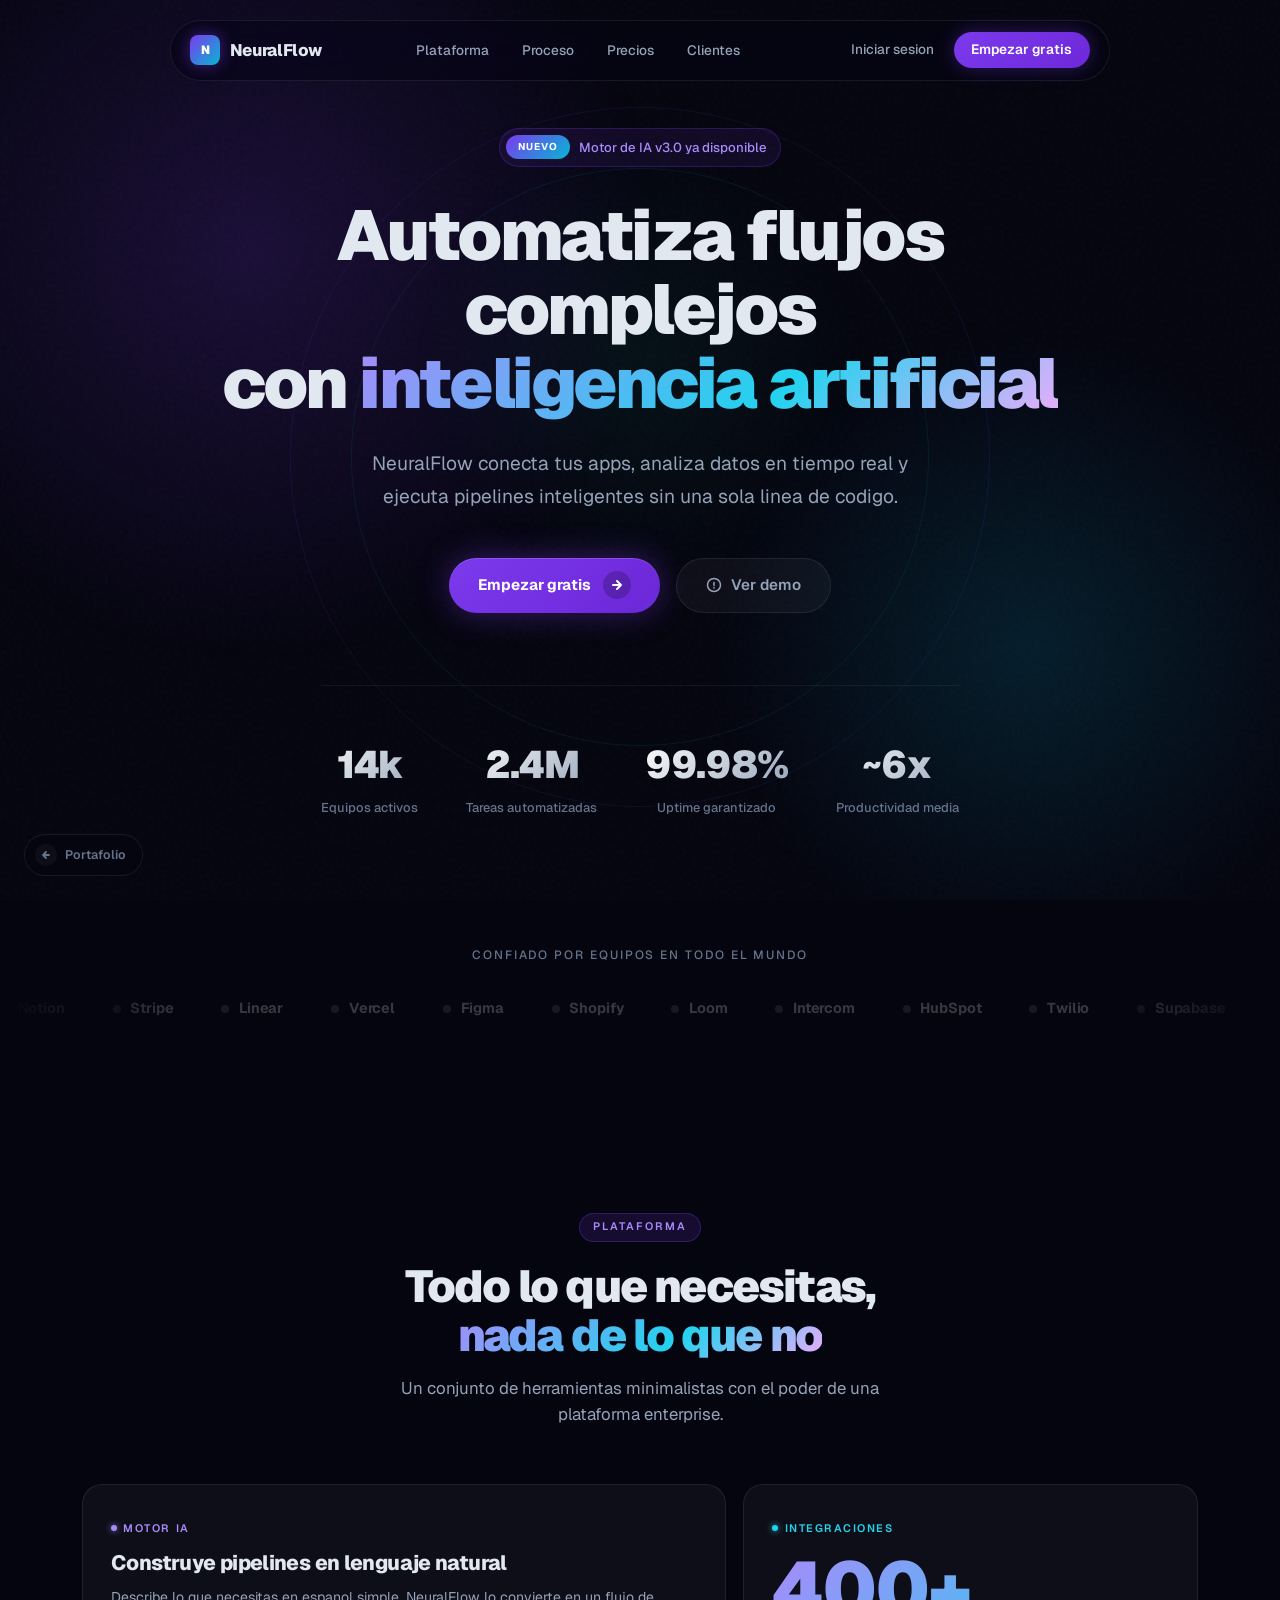
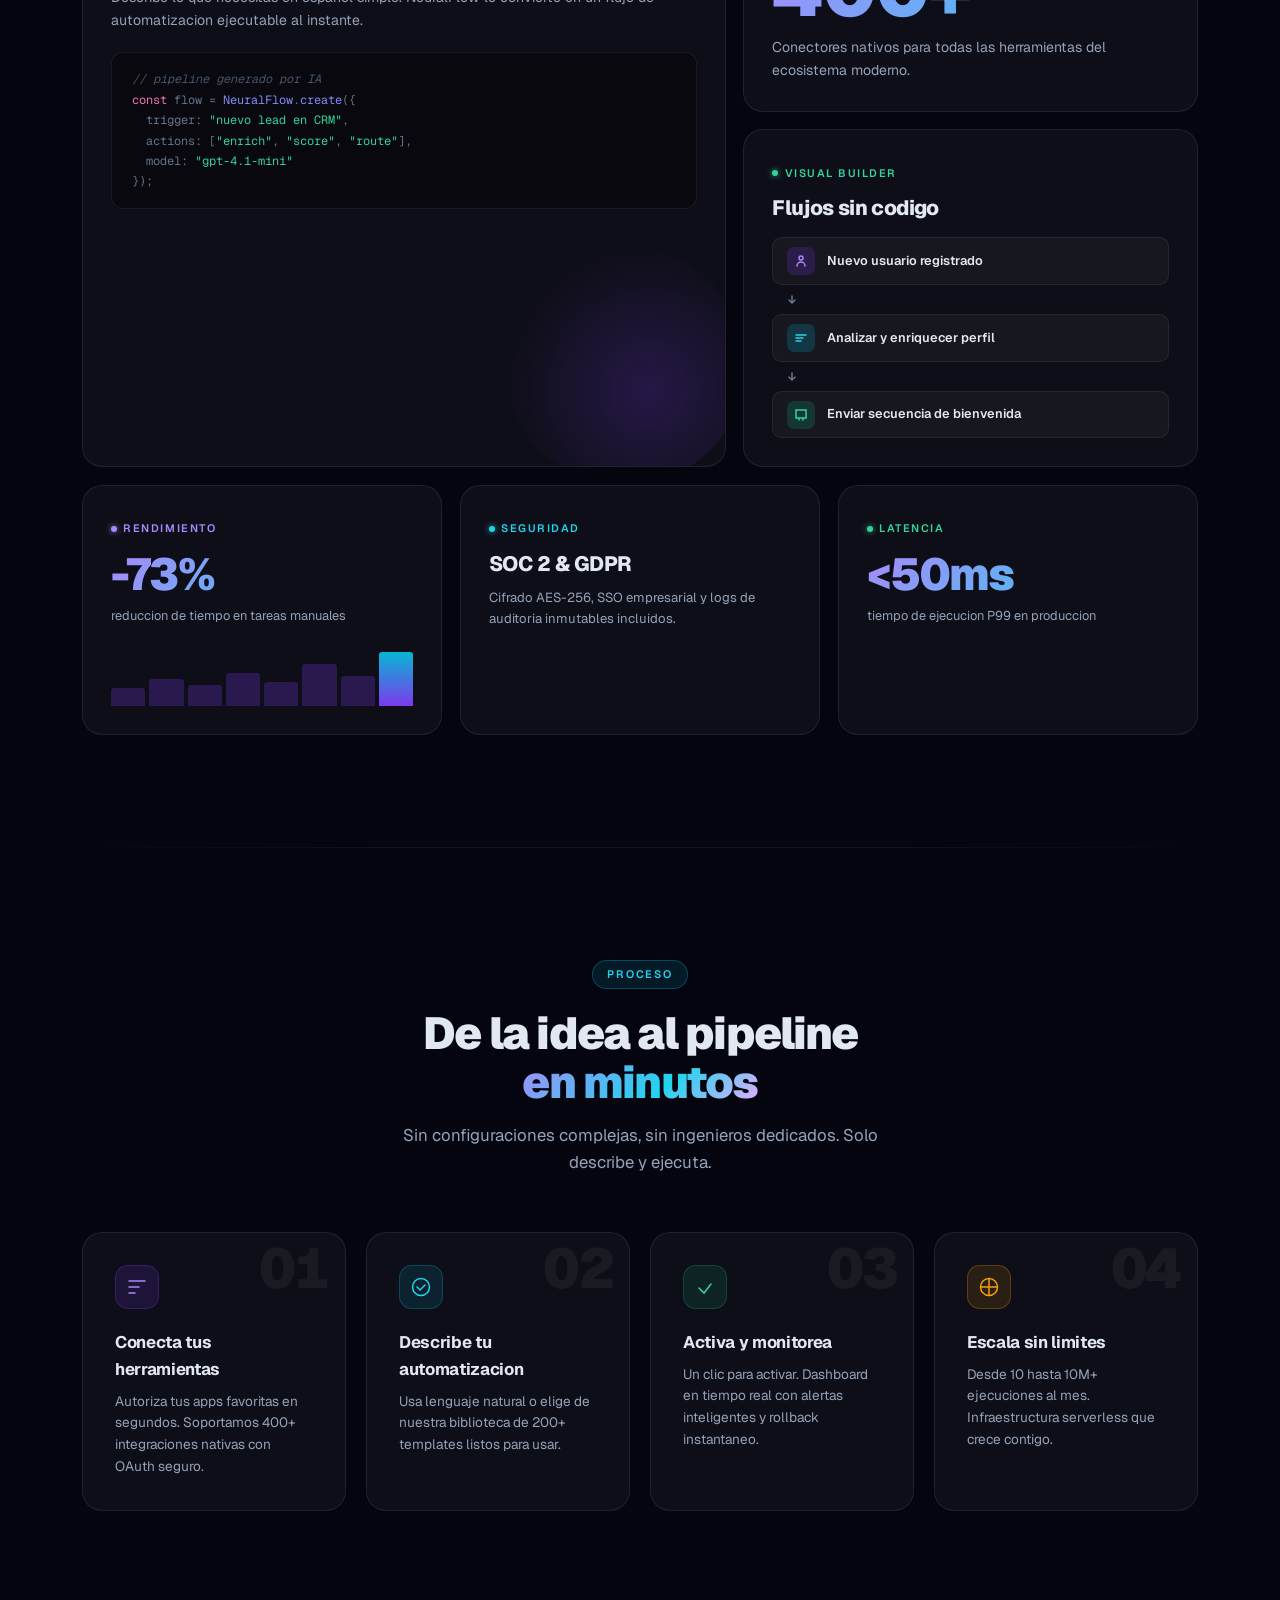
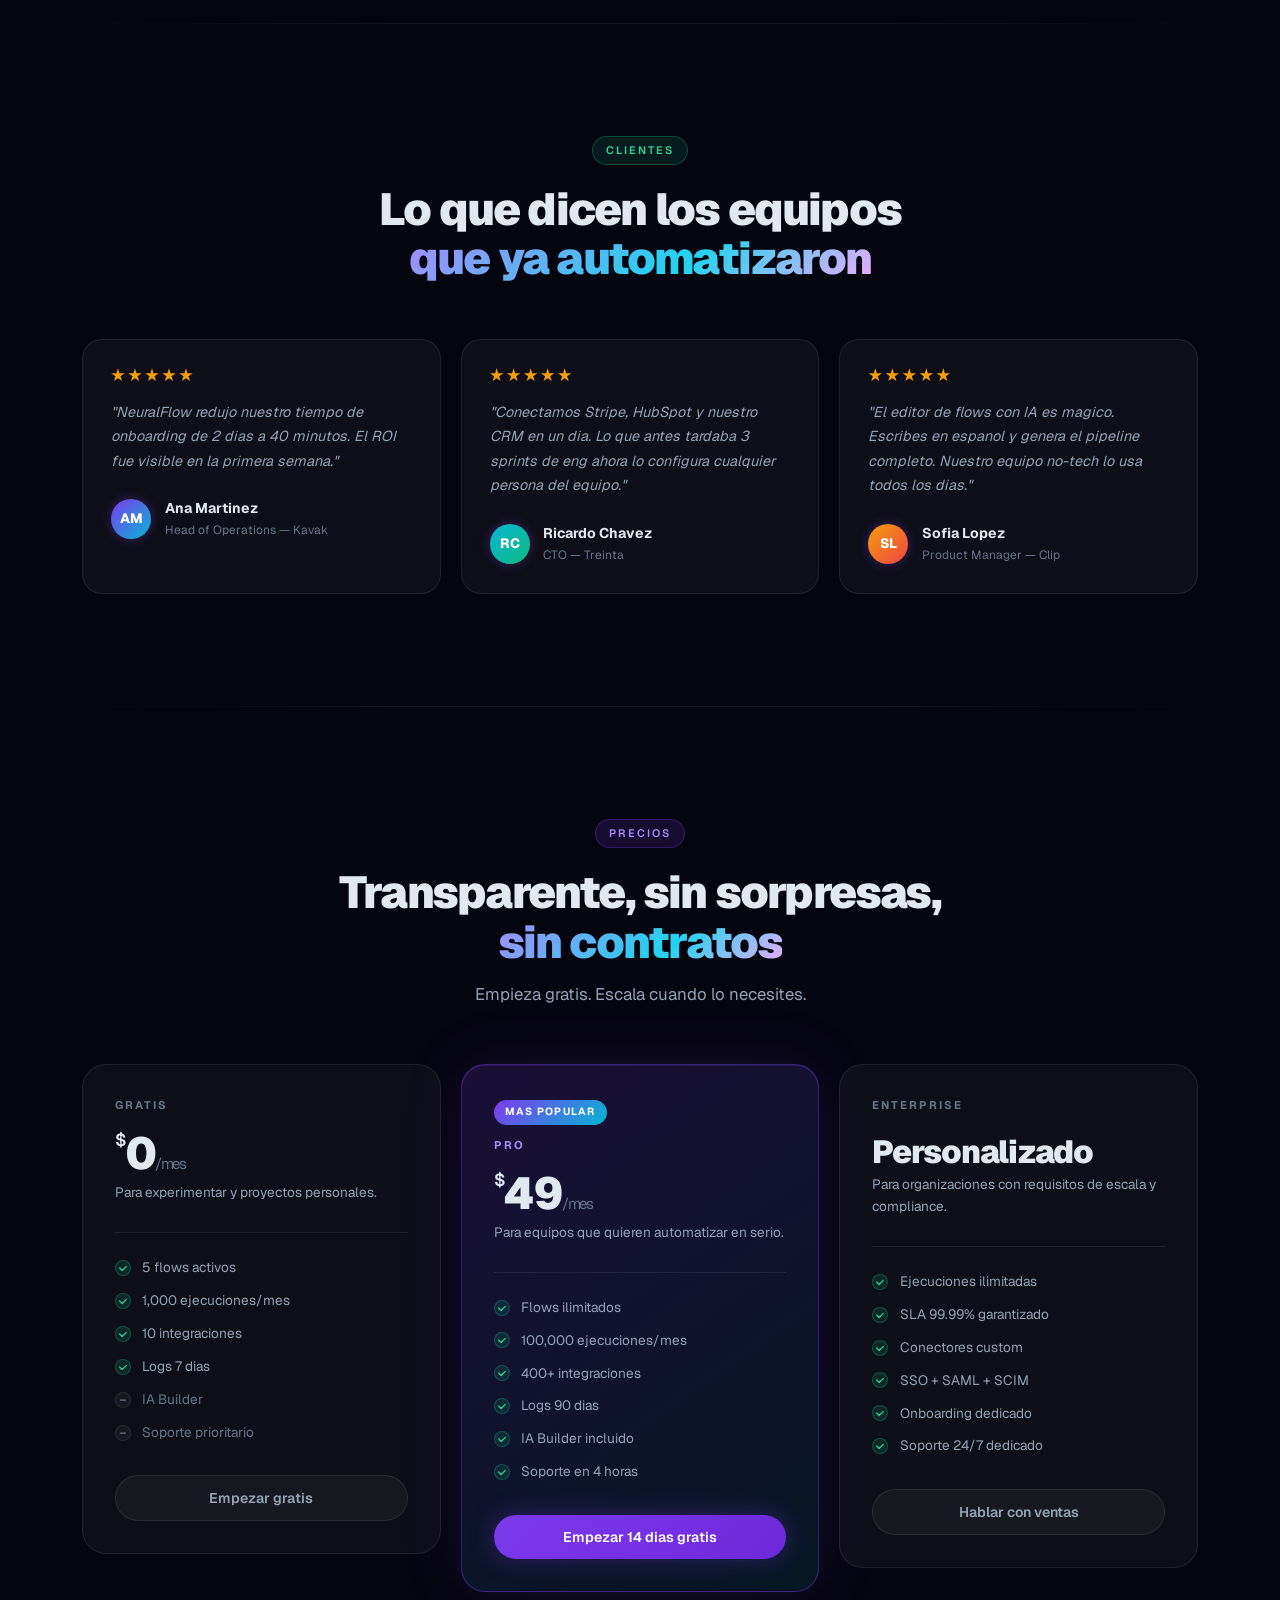
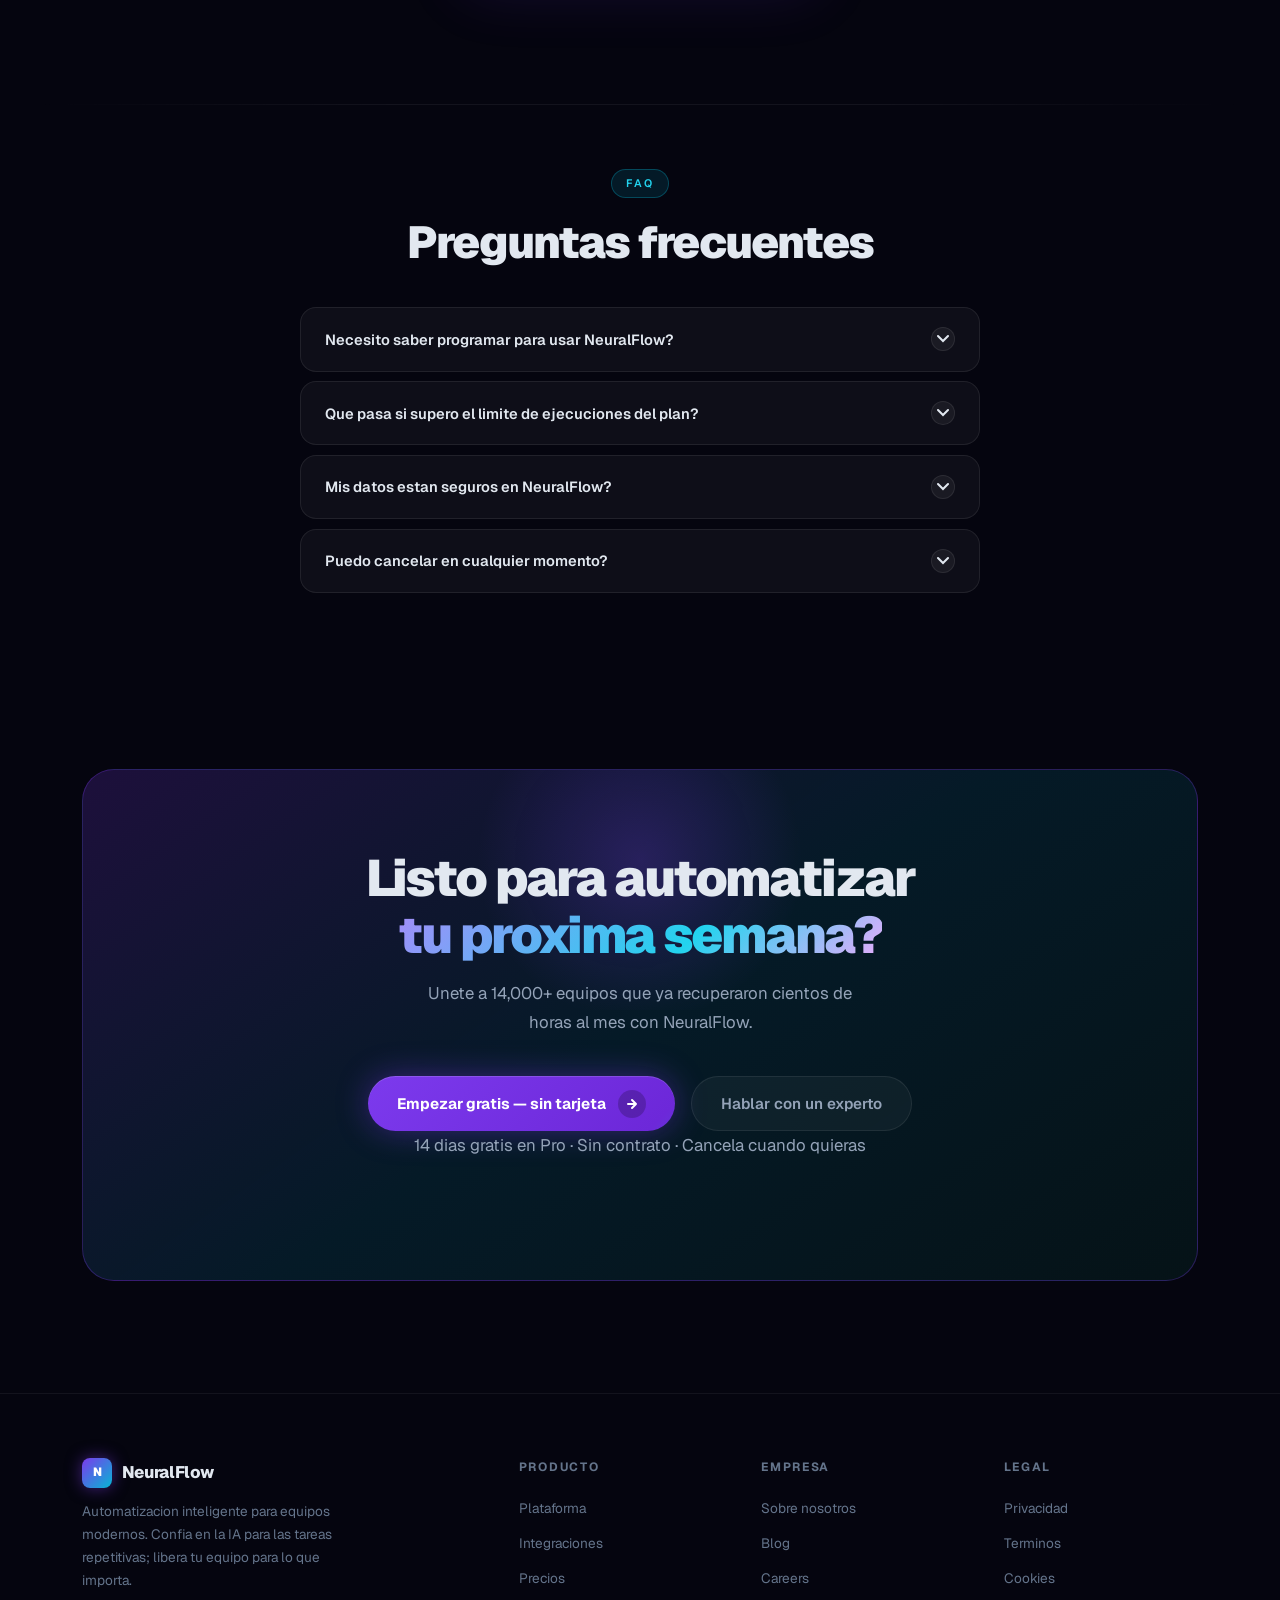
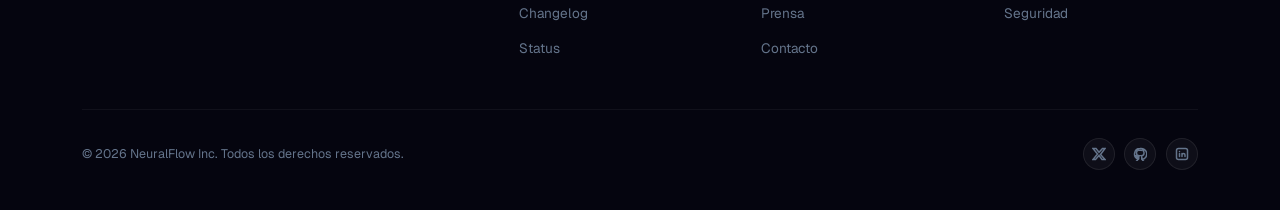
<file: templates/saas-startup.html>
<!DOCTYPE html>
<html lang="es">
<head>
<meta charset="UTF-8"/>
<meta name="viewport" content="width=device-width,initial-scale=1.0"/>
<title>NeuralFlow — AI Automation Platform</title>
<link rel="preconnect" href="https://fonts.googleapis.com"/>
<link rel="preconnect" href="https://fonts.gstatic.com" crossorigin/>
<link href="https://fonts.googleapis.com/css2?family=Geist:wght@300;400;500;600;700;800;900&family=Geist+Mono:wght@400;500&display=swap" rel="stylesheet"/>
<style>
/* ──────────────────────────────────────────────
   RESET & BASE
────────────────────────────────────────────── */
*,*::before,*::after{box-sizing:border-box;margin:0;padding:0}
:root{
  --bg:#05050f;
  --bg2:#0a0a1a;
  --primary:#7c3aed;
  --primary-light:#a78bfa;
  --accent:#06b6d4;
  --accent-bright:#22d3ee;
  --success:#10b981;
  --warn:#f59e0b;
  --text:#e2e8f0;
  --text-muted:#64748b;
  --text-dim:#94a3b8;
  --glass:rgba(255,255,255,0.04);
  --glass-border:rgba(255,255,255,0.08);
  --glass-hover:rgba(255,255,255,0.07);
  --radius-card:1.25rem;
  --radius-pill:100px;
}
html{scroll-behavior:smooth;overflow-x:hidden}
body{
  font-family:'Geist',system-ui,sans-serif;
  background:var(--bg);
  color:var(--text);
  overflow-x:hidden;
  line-height:1.6;
}
img{display:block;max-width:100%}
a{text-decoration:none;color:inherit}
button{font-family:inherit;cursor:pointer;border:none;background:none}

/* ──────────────────────────────────────────────
   AMBIENT BACKGROUND
────────────────────────────────────────────── */
.bg-mesh{
  position:fixed;inset:0;z-index:0;pointer-events:none;overflow:hidden;
}
.bg-mesh::before{
  content:'';position:absolute;
  width:900px;height:900px;
  top:-200px;left:-200px;
  background:radial-gradient(circle,rgba(124,58,237,0.18) 0%,transparent 65%);
  animation:orb-drift-1 20s ease-in-out infinite alternate;
}
.bg-mesh::after{
  content:'';position:absolute;
  width:700px;height:700px;
  bottom:-100px;right:-100px;
  background:radial-gradient(circle,rgba(6,182,212,0.14) 0%,transparent 65%);
  animation:orb-drift-2 16s ease-in-out infinite alternate;
}
.bg-mesh-3{
  position:fixed;top:40%;left:50%;
  transform:translate(-50%,-50%);
  width:500px;height:500px;
  background:radial-gradient(circle,rgba(16,185,129,0.07) 0%,transparent 65%);
  pointer-events:none;z-index:0;
  animation:orb-drift-3 24s ease-in-out infinite alternate;
}
@keyframes orb-drift-1{from{transform:translate(0,0)}to{transform:translate(80px,60px)}}
@keyframes orb-drift-2{from{transform:translate(0,0)}to{transform:translate(-60px,-80px)}}
@keyframes orb-drift-3{from{transform:translate(-50%,-50%) scale(1)}to{transform:translate(-50%,-50%) scale(1.3)}}

/* Noise grain */
body::after{
  content:'';position:fixed;inset:0;z-index:1;pointer-events:none;
  background-image:url("data:image/svg+xml,%3Csvg viewBox='0 0 256 256' xmlns='http://www.w3.org/2000/svg'%3E%3Cfilter id='n'%3E%3CfeTurbulence type='fractalNoise' baseFrequency='0.9' numOctaves='4' stitchTiles='stitch'/%3E%3C/filter%3E%3Crect width='100%25' height='100%25' filter='url(%23n)'/%3E%3C/svg%3E");
  opacity:0.025;
}

/* ──────────────────────────────────────────────
   UTILITY
────────────────────────────────────────────── */
.container{max-width:1180px;margin:0 auto;padding:0 2rem;position:relative;z-index:2}
.section{padding:7rem 0}
.section-sm{padding:4rem 0}
.glass-card{
  background:var(--glass);
  border:1px solid var(--glass-border);
  border-radius:var(--radius-card);
  transition:background 0.4s cubic-bezier(0.32,0.72,0,1),border-color 0.4s cubic-bezier(0.32,0.72,0,1);
}
.glass-card:hover{background:var(--glass-hover);border-color:rgba(255,255,255,0.13)}
.eyebrow{
  display:inline-flex;align-items:center;gap:.5rem;
  padding:.3rem .85rem;border-radius:var(--radius-pill);
  font-size:.68rem;font-weight:600;letter-spacing:.18em;text-transform:uppercase;
  background:rgba(124,58,237,0.15);border:1px solid rgba(124,58,237,0.3);
  color:var(--primary-light);margin-bottom:1.25rem;
}
.eyebrow-cyan{background:rgba(6,182,212,0.12);border-color:rgba(6,182,212,0.3);color:var(--accent-bright)}
.eyebrow-green{background:rgba(16,185,129,0.12);border-color:rgba(16,185,129,0.3);color:#34d399}
.gradient-text{
  background:linear-gradient(135deg,var(--primary-light) 0%,var(--accent-bright) 60%,#f0abfc 100%);
  -webkit-background-clip:text;-webkit-text-fill-color:transparent;background-clip:text;
}
.reveal{opacity:0;transform:translateY(28px);transition:opacity 0.8s cubic-bezier(0.32,0.72,0,1),transform 0.8s cubic-bezier(0.32,0.72,0,1)}
.reveal.visible{opacity:1;transform:translateY(0)}
.reveal-d1{transition-delay:0.1s}
.reveal-d2{transition-delay:0.2s}
.reveal-d3{transition-delay:0.3s}
.reveal-d4{transition-delay:0.4s}

/* ──────────────────────────────────────────────
   NAVIGATION — Floating Glass Pill
────────────────────────────────────────────── */
#nav{
  position:fixed;top:1.25rem;left:50%;transform:translateX(-50%);
  z-index:100;width:calc(100% - 2rem);max-width:940px;
  background:rgba(5,5,15,0.6);
  backdrop-filter:blur(24px) saturate(180%);
  -webkit-backdrop-filter:blur(24px) saturate(180%);
  border:1px solid rgba(255,255,255,0.08);
  border-radius:var(--radius-pill);
  padding:.7rem 1.2rem;
  display:flex;align-items:center;justify-content:space-between;
  transition:background 0.4s cubic-bezier(0.32,0.72,0,1),box-shadow 0.4s cubic-bezier(0.32,0.72,0,1);
}
#nav.scrolled{
  background:rgba(5,5,15,0.85);
  box-shadow:0 8px 32px rgba(0,0,0,0.4),0 0 0 1px rgba(124,58,237,0.15);
}
.nav-logo{
  display:flex;align-items:center;gap:.6rem;
  font-weight:800;font-size:1.05rem;letter-spacing:-.02em;
}
.nav-logo-mark{
  width:30px;height:30px;border-radius:8px;
  background:linear-gradient(135deg,var(--primary) 0%,var(--accent) 100%);
  display:flex;align-items:center;justify-content:center;
  font-size:.75rem;font-weight:900;color:#fff;
  box-shadow:0 0 16px rgba(124,58,237,0.5);
}
.nav-links{
  display:flex;align-items:center;gap:.25rem;
  list-style:none;
}
.nav-links a{
  padding:.4rem .9rem;border-radius:var(--radius-pill);
  font-size:.85rem;font-weight:500;color:var(--text-dim);
  transition:color 0.25s ease,background 0.25s ease;
}
.nav-links a:hover{color:var(--text);background:rgba(255,255,255,0.06)}
.nav-cta{
  display:flex;align-items:center;gap:.25rem;
}
.btn-nav-ghost{
  padding:.45rem 1rem;border-radius:var(--radius-pill);
  font-size:.85rem;font-weight:500;color:var(--text-dim);
  transition:color 0.25s ease;
}
.btn-nav-ghost:hover{color:var(--text)}
.btn-nav-primary{
  padding:.45rem 1.1rem;border-radius:var(--radius-pill);
  font-size:.85rem;font-weight:600;
  background:linear-gradient(135deg,var(--primary) 0%,#6d28d9 100%);
  color:#fff;
  box-shadow:0 0 20px rgba(124,58,237,0.35);
  transition:box-shadow 0.3s cubic-bezier(0.32,0.72,0,1),transform 0.2s cubic-bezier(0.32,0.72,0,1);
}
.btn-nav-primary:hover{
  box-shadow:0 0 30px rgba(124,58,237,0.55);
  transform:translateY(-1px);
}
.btn-nav-primary:active{transform:scale(0.97)}

/* Hamburger (mobile) */
.nav-hamburger{
  display:none;width:36px;height:36px;border-radius:50%;
  background:var(--glass);border:1px solid var(--glass-border);
  align-items:center;justify-content:center;flex-direction:column;gap:4px;
  cursor:pointer;transition:background 0.25s ease;
}
.nav-hamburger:hover{background:var(--glass-hover)}
.nav-hamburger span{
  display:block;width:16px;height:1.5px;background:var(--text);
  border-radius:2px;
  transition:transform 0.35s cubic-bezier(0.32,0.72,0,1),opacity 0.25s ease;
  transform-origin:center;
}
.nav-hamburger.open span:nth-child(1){transform:translateY(5.5px) rotate(45deg)}
.nav-hamburger.open span:nth-child(2){opacity:0;transform:scaleX(0)}
.nav-hamburger.open span:nth-child(3){transform:translateY(-5.5px) rotate(-45deg)}
.nav-mobile{
  position:fixed;inset:0;z-index:99;
  background:rgba(5,5,15,0.92);backdrop-filter:blur(32px);
  display:flex;flex-direction:column;align-items:center;justify-content:center;gap:1.5rem;
  opacity:0;pointer-events:none;
  transition:opacity 0.35s cubic-bezier(0.32,0.72,0,1);
}
.nav-mobile.open{opacity:1;pointer-events:all}
.nav-mobile a{
  font-size:1.6rem;font-weight:700;color:var(--text-dim);
  transform:translateY(20px);opacity:0;
  transition:color 0.25s ease,transform 0.45s cubic-bezier(0.32,0.72,0,1),opacity 0.45s cubic-bezier(0.32,0.72,0,1);
}
.nav-mobile.open a{transform:translateY(0);opacity:1}
.nav-mobile.open a:nth-child(1){transition-delay:.05s}
.nav-mobile.open a:nth-child(2){transition-delay:.1s}
.nav-mobile.open a:nth-child(3){transition-delay:.15s}
.nav-mobile.open a:nth-child(4){transition-delay:.2s}
.nav-mobile.open a:nth-child(5){transition-delay:.25s}
.nav-mobile a:hover{color:#fff}

/* ──────────────────────────────────────────────
   HERO
────────────────────────────────────────────── */
.hero{
  min-height:100dvh;
  display:flex;flex-direction:column;align-items:center;justify-content:center;
  text-align:center;padding:8rem 1.5rem 6rem;
  position:relative;z-index:2;
}
.hero-eyebrow-wrap{
  display:flex;align-items:center;gap:.6rem;
  padding:.4rem .8rem .4rem .4rem;
  border-radius:var(--radius-pill);
  background:rgba(124,58,237,0.1);
  border:1px solid rgba(124,58,237,0.25);
  margin-bottom:2rem;
  animation:fade-up .8s cubic-bezier(0.32,0.72,0,1) both;
}
.hero-eyebrow-badge{
  background:linear-gradient(135deg,var(--primary),var(--accent));
  color:#fff;font-size:.62rem;font-weight:700;letter-spacing:.12em;text-transform:uppercase;
  padding:.25rem .7rem;border-radius:var(--radius-pill);
}
.hero-eyebrow-text{font-size:.82rem;font-weight:500;color:var(--primary-light)}
@keyframes fade-up{from{opacity:0;transform:translateY(24px)}to{opacity:1;transform:translateY(0)}}
.hero h1{
  font-size:clamp(2.8rem,5.5vw,5.2rem);
  font-weight:900;line-height:1.05;letter-spacing:-.035em;
  max-width:900px;margin:0 auto 1.75rem;
  animation:fade-up .9s cubic-bezier(0.32,0.72,0,1) .1s both;
}
.hero p{
  font-size:clamp(1rem,1.8vw,1.2rem);
  color:var(--text-dim);max-width:560px;margin:0 auto 2.75rem;
  line-height:1.7;
  animation:fade-up .9s cubic-bezier(0.32,0.72,0,1) .2s both;
}
.hero-cta{
  display:flex;gap:1rem;flex-wrap:wrap;justify-content:center;
  animation:fade-up .9s cubic-bezier(0.32,0.72,0,1) .3s both;
}
.btn-primary{
  display:inline-flex;align-items:center;gap:.75rem;
  padding:.85rem 1.8rem;border-radius:var(--radius-pill);
  font-size:.95rem;font-weight:700;color:#fff;
  background:linear-gradient(135deg,var(--primary) 0%,#6d28d9 50%,var(--accent) 100%);
  background-size:200% 100%;background-position:0% 50%;
  box-shadow:0 0 32px rgba(124,58,237,0.4),inset 0 1px 0 rgba(255,255,255,0.15);
  transition:background-position .5s cubic-bezier(0.32,0.72,0,1),box-shadow .35s cubic-bezier(0.32,0.72,0,1),transform .2s cubic-bezier(0.32,0.72,0,1);
}
.btn-primary:hover{
  background-position:100% 50%;
  box-shadow:0 0 48px rgba(124,58,237,0.6),inset 0 1px 0 rgba(255,255,255,0.2);
  transform:translateY(-2px);
}
.btn-primary:active{transform:scale(0.97)}
.btn-icon-wrap{
  width:28px;height:28px;border-radius:50%;
  background:rgba(0,0,0,0.2);
  display:flex;align-items:center;justify-content:center;
  transition:transform .3s cubic-bezier(0.32,0.72,0,1);
}
.btn-primary:hover .btn-icon-wrap{transform:translate(2px,-2px) scale(1.1)}
.btn-secondary{
  display:inline-flex;align-items:center;gap:.6rem;
  padding:.85rem 1.8rem;border-radius:var(--radius-pill);
  font-size:.95rem;font-weight:600;color:var(--text-dim);
  background:var(--glass);border:1px solid var(--glass-border);
  transition:color .25s ease,background .3s cubic-bezier(0.32,0.72,0,1),border-color .3s ease,transform .2s ease;
}
.btn-secondary:hover{color:var(--text);background:var(--glass-hover);border-color:rgba(255,255,255,0.14);transform:translateY(-1px)}
.btn-secondary:active{transform:scale(0.97)}
.hero-stats{
  display:flex;gap:3rem;flex-wrap:wrap;justify-content:center;
  margin-top:4.5rem;padding-top:3rem;
  border-top:1px solid rgba(255,255,255,0.06);
  animation:fade-up .9s cubic-bezier(0.32,0.72,0,1) .45s both;
}
.hero-stat-num{
  font-size:clamp(1.8rem,3vw,2.4rem);font-weight:900;letter-spacing:-.03em;
  background:linear-gradient(135deg,#fff 0%,var(--text-dim) 100%);
  -webkit-background-clip:text;-webkit-text-fill-color:transparent;background-clip:text;
}
.hero-stat-label{font-size:.8rem;color:var(--text-muted);font-weight:500;margin-top:.15rem}

/* Hero glow ring */
.hero-glow-ring{
  position:absolute;top:50%;left:50%;
  transform:translate(-50%,-50%);
  width:min(700px,90vw);height:min(700px,90vw);
  border-radius:50%;
  border:1px solid rgba(124,58,237,0.12);
  pointer-events:none;
  animation:ring-pulse 4s ease-in-out infinite;
}
.hero-glow-ring::before{
  content:'';position:absolute;inset:60px;border-radius:50%;
  border:1px solid rgba(6,182,212,0.1);
  animation:ring-pulse 4s ease-in-out infinite .5s;
}
@keyframes ring-pulse{0%,100%{opacity:.4;transform:scale(1)}50%{opacity:.8;transform:scale(1.03)}}

/* ──────────────────────────────────────────────
   LOGOS MARQUEE
────────────────────────────────────────────── */
.marquee-section{padding:2rem 0 5rem;position:relative;z-index:2}
.marquee-label{
  text-align:center;font-size:.75rem;font-weight:500;
  letter-spacing:.16em;text-transform:uppercase;
  color:var(--text-muted);margin-bottom:2rem;
}
.marquee-wrap{overflow:hidden;mask:linear-gradient(90deg,transparent,black 15%,black 85%,transparent)}
.marquee-track{
  display:flex;gap:3rem;align-items:center;
  width:max-content;
  animation:marquee-scroll 28s linear infinite;
}
.marquee-track:hover{animation-play-state:paused}
@keyframes marquee-scroll{0%{transform:translateX(0)}100%{transform:translateX(-50%)}}
.marquee-logo{
  display:flex;align-items:center;gap:.6rem;
  font-size:.9rem;font-weight:700;letter-spacing:-.01em;
  color:rgba(255,255,255,0.2);white-space:nowrap;
  transition:color .3s ease;
}
.marquee-logo:hover{color:rgba(255,255,255,0.5)}
.marquee-logo-dot{
  width:8px;height:8px;border-radius:50%;
  background:var(--glass-border);
}

/* ──────────────────────────────────────────────
   BENTO FEATURES
────────────────────────────────────────────── */
.features-header{text-align:center;margin-bottom:3.5rem}
.features-header h2{
  font-size:clamp(2rem,3.5vw,3rem);font-weight:900;
  letter-spacing:-.04em;line-height:1.1;margin-bottom:.9rem;
}
.features-header p{font-size:1.05rem;color:var(--text-dim);max-width:520px;margin:0 auto}
.bento{
  display:grid;
  grid-template-columns:repeat(12,1fr);
  grid-auto-rows:minmax(180px,auto);
  gap:1.1rem;
  grid-auto-flow:dense;
}
.bento-card{
  background:var(--glass);
  border:1px solid var(--glass-border);
  border-radius:var(--radius-card);
  padding:1.75rem;
  overflow:hidden;position:relative;
  transition:background .4s cubic-bezier(0.32,0.72,0,1),border-color .4s cubic-bezier(0.32,0.72,0,1),transform .35s cubic-bezier(0.32,0.72,0,1);
}
.bento-card:hover{
  background:rgba(255,255,255,0.065);
  border-color:rgba(255,255,255,0.13);
  transform:translateY(-3px);
}
.bento-c1{grid-column:span 7;grid-row:span 2}
.bento-c2{grid-column:span 5;grid-row:span 1}
.bento-c3{grid-column:span 5;grid-row:span 1}
.bento-c4{grid-column:span 4;grid-row:span 1}
.bento-c5{grid-column:span 4;grid-row:span 1}
.bento-c6{grid-column:span 4;grid-row:span 1}
.bento-tag{
  display:inline-flex;align-items:center;gap:.4rem;
  font-size:.68rem;font-weight:600;letter-spacing:.14em;text-transform:uppercase;
  color:var(--primary-light);margin-bottom:.9rem;
}
.bento-tag-dot{width:6px;height:6px;border-radius:50%;background:var(--primary-light);box-shadow:0 0 6px rgba(167,139,250,0.8)}
.bento-tag-cyan{color:var(--accent-bright)}
.bento-tag-cyan .bento-tag-dot{background:var(--accent-bright);box-shadow:0 0 6px rgba(34,211,238,0.8)}
.bento-tag-green{color:#34d399}
.bento-tag-green .bento-tag-dot{background:#34d399;box-shadow:0 0 6px rgba(52,211,153,0.8)}
.bento-card h3{font-size:1.3rem;font-weight:800;letter-spacing:-.03em;margin-bottom:.6rem;line-height:1.2}
.bento-card p{font-size:.88rem;color:var(--text-dim);line-height:1.65}
.bento-large-num{
  font-size:clamp(3.5rem,6vw,5.5rem);font-weight:900;
  letter-spacing:-.04em;line-height:1;
  background:linear-gradient(135deg,var(--primary-light),var(--accent-bright));
  -webkit-background-clip:text;-webkit-text-fill-color:transparent;background-clip:text;
  margin-bottom:.5rem;
}
/* Bento card 1 — large feature */
.bento-visual{
  position:absolute;right:-20px;bottom:-20px;
  width:240px;height:240px;pointer-events:none;
  background:radial-gradient(circle at 60% 60%,rgba(124,58,237,0.22) 0%,transparent 70%);
  border-radius:50%;
}
.bento-code-window{
  background:rgba(0,0,0,0.4);border:1px solid rgba(255,255,255,0.07);
  border-radius:.75rem;padding:1rem 1.25rem;margin-top:1.25rem;
  font-family:'Geist Mono',monospace;font-size:.75rem;line-height:1.7;
}
.code-line{color:var(--text-muted)}
.code-keyword{color:#f472b6}
.code-func{color:#818cf8}
.code-string{color:#34d399}
.code-comment{color:#475569;font-style:italic}
/* Bento — flow diagram */
.flow-nodes{
  display:flex;flex-direction:column;gap:.6rem;margin-top:1rem;
}
.flow-node{
  display:flex;align-items:center;gap:.75rem;
  padding:.55rem .85rem;border-radius:.6rem;
  background:rgba(255,255,255,0.04);border:1px solid rgba(255,255,255,0.06);
  font-size:.8rem;font-weight:600;
  transition:background .25s ease;
}
.flow-node:hover{background:rgba(255,255,255,0.08)}
.flow-node-icon{
  width:28px;height:28px;border-radius:.45rem;
  display:flex;align-items:center;justify-content:center;
  font-size:.75rem;flex-shrink:0;
}
.flow-arrow{
  display:flex;align-items:center;padding-left:.9rem;
  font-size:.65rem;color:var(--text-muted);
}
/* Bento — metric */
.metric-graph{
  display:flex;align-items:flex-end;gap:4px;
  height:60px;margin-top:1.25rem;
}
.metric-bar{
  flex:1;border-radius:3px 3px 0 0;
  background:rgba(124,58,237,0.25);
  transition:height .6s cubic-bezier(0.32,0.72,0,1);
  position:relative;
}
.metric-bar.highlight{background:linear-gradient(0deg,var(--primary),var(--accent))}
.metric-bar::after{
  content:attr(data-val);
  position:absolute;top:-18px;left:50%;transform:translateX(-50%);
  font-size:.55rem;color:var(--text-muted);white-space:nowrap;
}

/* ──────────────────────────────────────────────
   HOW IT WORKS
────────────────────────────────────────────── */
.steps-grid{
  display:grid;grid-template-columns:repeat(auto-fit,minmax(240px,1fr));gap:1.25rem;
}
.step-card{
  background:var(--glass);border:1px solid var(--glass-border);
  border-radius:var(--radius-card);padding:2rem;position:relative;overflow:hidden;
  transition:transform .35s cubic-bezier(0.32,0.72,0,1),background .35s cubic-bezier(0.32,0.72,0,1);
}
.step-card:hover{transform:translateY(-4px);background:var(--glass-hover)}
.step-number{
  font-size:3.5rem;font-weight:900;letter-spacing:-.04em;
  color:rgba(255,255,255,0.05);position:absolute;top:.5rem;right:1rem;
  font-variant-numeric:tabular-nums;line-height:1;
  transition:color .3s ease;
}
.step-card:hover .step-number{color:rgba(124,58,237,0.15)}
.step-icon{
  width:44px;height:44px;border-radius:.8rem;
  display:flex;align-items:center;justify-content:center;
  margin-bottom:1.25rem;font-size:1.2rem;
}
.step-card h3{font-size:1.05rem;font-weight:700;letter-spacing:-.02em;margin-bottom:.5rem}
.step-card p{font-size:.85rem;color:var(--text-dim);line-height:1.6}
.step-connector{
  display:none;
}

/* ──────────────────────────────────────────────
   PRICING
────────────────────────────────────────────── */
.pricing-grid{
  display:grid;grid-template-columns:repeat(auto-fit,minmax(280px,1fr));
  gap:1.25rem;align-items:start;
}
.pricing-card{
  background:var(--glass);border:1px solid var(--glass-border);
  border-radius:1.5rem;padding:2rem;
  transition:transform .35s cubic-bezier(0.32,0.72,0,1),border-color .35s ease;
}
.pricing-card:hover{transform:translateY(-4px)}
.pricing-card.featured{
  background:linear-gradient(145deg,rgba(124,58,237,0.18) 0%,rgba(6,182,212,0.1) 100%);
  border-color:rgba(124,58,237,0.4);
  box-shadow:0 0 60px rgba(124,58,237,0.15),inset 0 1px 0 rgba(124,58,237,0.2);
}
.pricing-card.featured:hover{transform:translateY(-6px)}
.pricing-tier{
  font-size:.7rem;font-weight:700;letter-spacing:.18em;text-transform:uppercase;
  color:var(--text-muted);margin-bottom:1rem;
}
.pricing-card.featured .pricing-tier{color:var(--primary-light)}
.pricing-price{
  font-size:2.8rem;font-weight:900;letter-spacing:-.04em;
  line-height:1;margin-bottom:.4rem;
}
.pricing-price sup{font-size:1.1rem;font-weight:600;vertical-align:top;margin-top:.5rem}
.pricing-price span{font-size:.95rem;font-weight:400;color:var(--text-muted)}
.pricing-desc{font-size:.85rem;color:var(--text-dim);margin-bottom:1.75rem;line-height:1.6}
.pricing-divider{height:1px;background:var(--glass-border);margin-bottom:1.5rem}
.pricing-features{list-style:none;display:flex;flex-direction:column;gap:.7rem;margin-bottom:2rem}
.pricing-features li{
  display:flex;align-items:center;gap:.7rem;
  font-size:.85rem;color:var(--text-dim);
}
.pricing-features li::before{
  content:'';flex-shrink:0;
  width:16px;height:16px;border-radius:50%;
  background:rgba(16,185,129,0.15);border:1px solid rgba(16,185,129,0.3);
  display:flex;align-items:center;justify-content:center;
  background-image:url("data:image/svg+xml,%3Csvg xmlns='http://www.w3.org/2000/svg' viewBox='0 0 12 12'%3E%3Cpath d='M2 6l3 3 5-5' stroke='%2334d399' stroke-width='1.5' fill='none' stroke-linecap='round' stroke-linejoin='round'/%3E%3C/svg%3E");
  background-size:10px;background-repeat:no-repeat;background-position:center;
}
.pricing-features li.muted::before{
  background-color:rgba(255,255,255,0.04);border-color:rgba(255,255,255,0.08);
  background-image:url("data:image/svg+xml,%3Csvg xmlns='http://www.w3.org/2000/svg' viewBox='0 0 12 12'%3E%3Cpath d='M3 6h6' stroke='%2364748b' stroke-width='1.5' fill='none' stroke-linecap='round'/%3E%3C/svg%3E");
}
.pricing-features li.muted{color:var(--text-muted)}
.btn-pricing{
  display:flex;align-items:center;justify-content:center;gap:.5rem;
  width:100%;padding:.8rem;border-radius:var(--radius-pill);
  font-size:.88rem;font-weight:600;
  background:var(--glass);border:1px solid var(--glass-border);color:var(--text-dim);
  transition:all .3s cubic-bezier(0.32,0.72,0,1);cursor:pointer;
}
.btn-pricing:hover{background:var(--glass-hover);color:var(--text);border-color:rgba(255,255,255,0.15);transform:translateY(-1px)}
.btn-pricing.primary{
  background:linear-gradient(135deg,var(--primary),#6d28d9);color:#fff;border:none;
  box-shadow:0 0 24px rgba(124,58,237,0.35);
}
.btn-pricing.primary:hover{box-shadow:0 0 36px rgba(124,58,237,0.5)}
.pricing-badge{
  display:inline-block;margin-bottom:.75rem;
  padding:.25rem .7rem;border-radius:var(--radius-pill);
  font-size:.65rem;font-weight:700;letter-spacing:.12em;text-transform:uppercase;
  background:linear-gradient(135deg,var(--primary),var(--accent));color:#fff;
}

/* ──────────────────────────────────────────────
   TESTIMONIALS
────────────────────────────────────────────── */
.testimonials-grid{
  display:grid;grid-template-columns:repeat(auto-fit,minmax(300px,1fr));gap:1.25rem;
}
.testimonial-card{
  background:var(--glass);border:1px solid var(--glass-border);
  border-radius:var(--radius-card);padding:1.75rem;
  transition:transform .35s cubic-bezier(0.32,0.72,0,1),background .35s ease;
}
.testimonial-card:hover{transform:translateY(-3px);background:var(--glass-hover)}
.testimonial-stars{
  display:flex;gap:3px;margin-bottom:1.1rem;
}
.testimonial-star{
  width:14px;height:14px;
  background:var(--warn);
  clip-path:polygon(50% 0%,61% 35%,98% 35%,68% 57%,79% 91%,50% 70%,21% 91%,32% 57%,2% 35%,39% 35%);
}
.testimonial-quote{
  font-size:.9rem;color:var(--text-dim);line-height:1.7;margin-bottom:1.5rem;
  font-style:italic;
}
.testimonial-author{display:flex;align-items:center;gap:.85rem}
.testimonial-avatar{
  width:40px;height:40px;border-radius:50%;
  background:linear-gradient(135deg,var(--primary) 0%,var(--accent) 100%);
  display:flex;align-items:center;justify-content:center;
  font-weight:800;font-size:.85rem;color:#fff;flex-shrink:0;
  box-shadow:0 0 12px rgba(124,58,237,0.35);
}
.testimonial-name{font-size:.88rem;font-weight:700;color:var(--text)}
.testimonial-role{font-size:.75rem;color:var(--text-muted);margin-top:.1rem}

/* ──────────────────────────────────────────────
   FAQ
────────────────────────────────────────────── */
.faq-list{max-width:680px;margin:0 auto;display:flex;flex-direction:column;gap:.6rem}
.faq-item{
  background:var(--glass);border:1px solid var(--glass-border);
  border-radius:1rem;overflow:hidden;
  transition:border-color .3s ease;
}
.faq-item.open{border-color:rgba(124,58,237,0.3)}
.faq-question{
  display:flex;align-items:center;justify-content:space-between;
  padding:1.2rem 1.5rem;cursor:pointer;gap:1rem;
  font-size:.92rem;font-weight:600;color:var(--text);
  transition:color .25s ease;
}
.faq-question:hover{color:var(--primary-light)}
.faq-chevron{
  width:24px;height:24px;border-radius:50%;flex-shrink:0;
  background:rgba(255,255,255,0.05);border:1px solid rgba(255,255,255,0.08);
  display:flex;align-items:center;justify-content:center;
  transition:transform .35s cubic-bezier(0.32,0.72,0,1),background .25s ease;
}
.faq-item.open .faq-chevron{transform:rotate(180deg);background:rgba(124,58,237,0.2);border-color:rgba(124,58,237,0.3)}
.faq-chevron svg{width:12px;height:12px;stroke:currentColor;fill:none;stroke-width:2;stroke-linecap:round}
.faq-answer{
  max-height:0;overflow:hidden;
  padding:0 1.5rem;
  font-size:.88rem;color:var(--text-dim);line-height:1.7;
  transition:max-height .4s cubic-bezier(0.32,0.72,0,1),padding .3s ease;
}
.faq-item.open .faq-answer{max-height:200px;padding-bottom:1.25rem}

/* ──────────────────────────────────────────────
   CTA FINAL
────────────────────────────────────────────── */
.cta-final{
  text-align:center;position:relative;z-index:2;
}
.cta-box{
  background:linear-gradient(145deg,rgba(124,58,237,0.2) 0%,rgba(6,182,212,0.12) 50%,rgba(16,185,129,0.08) 100%);
  border:1px solid rgba(124,58,237,0.3);
  border-radius:2rem;padding:5rem 2rem;position:relative;overflow:hidden;
}
.cta-box::before{
  content:'';position:absolute;top:-60px;left:50%;transform:translateX(-50%);
  width:400px;height:300px;
  background:radial-gradient(circle,rgba(124,58,237,0.25) 0%,transparent 65%);
  pointer-events:none;
}
.cta-box h2{
  font-size:clamp(2rem,4vw,3.2rem);font-weight:900;
  letter-spacing:-.04em;line-height:1.1;margin-bottom:1rem;
  position:relative;z-index:1;
}
.cta-box p{
  font-size:1.05rem;color:var(--text-dim);max-width:460px;
  margin:0 auto 2.5rem;line-height:1.7;position:relative;z-index:1;
}
.cta-actions{
  display:flex;gap:1rem;flex-wrap:wrap;justify-content:center;
  position:relative;z-index:1;
}
.cta-note{
  margin-top:1.25rem;font-size:.78rem;color:var(--text-muted);
  position:relative;z-index:1;
}

/* ──────────────────────────────────────────────
   FOOTER
────────────────────────────────────────────── */
footer{
  padding:4rem 0 2.5rem;
  border-top:1px solid rgba(255,255,255,0.06);
  position:relative;z-index:2;
}
.footer-top{
  display:grid;grid-template-columns:2fr 1fr 1fr 1fr;
  gap:3rem;margin-bottom:3rem;
}
.footer-brand p{font-size:.85rem;color:var(--text-muted);margin-top:.75rem;max-width:280px;line-height:1.7}
.footer-col h4{font-size:.75rem;font-weight:700;letter-spacing:.14em;text-transform:uppercase;color:var(--text-muted);margin-bottom:1.1rem}
.footer-links{list-style:none;display:flex;flex-direction:column;gap:.6rem}
.footer-links a{font-size:.85rem;color:var(--text-muted);transition:color .25s ease}
.footer-links a:hover{color:var(--text)}
.footer-bottom{
  display:flex;align-items:center;justify-content:space-between;flex-wrap:wrap;gap:1rem;
  padding-top:1.75rem;border-top:1px solid rgba(255,255,255,0.05);
}
.footer-copy{font-size:.78rem;color:var(--text-muted)}
.footer-socials{display:flex;gap:.6rem}
.footer-social-link{
  width:32px;height:32px;border-radius:50%;
  background:var(--glass);border:1px solid var(--glass-border);
  display:flex;align-items:center;justify-content:center;
  font-size:.72rem;color:var(--text-muted);
  transition:color .25s ease,background .25s ease,border-color .25s ease;
}
.footer-social-link:hover{color:var(--text);background:var(--glass-hover);border-color:rgba(255,255,255,0.15)}

/* ──────────────────────────────────────────────
   SECTION DIVIDER
────────────────────────────────────────────── */
.section-divider{
  height:1px;
  background:linear-gradient(90deg,transparent,rgba(255,255,255,0.06) 30%,rgba(255,255,255,0.06) 70%,transparent);
  margin:0 2rem;position:relative;z-index:2;
}

/* ──────────────────────────────────────────────
   BACK LINK
────────────────────────────────────────────── */
.back-link{
  position:fixed;bottom:1.5rem;left:1.5rem;z-index:50;
  display:flex;align-items:center;gap:.5rem;
  padding:.55rem 1rem .55rem .6rem;
  background:rgba(5,5,15,0.8);backdrop-filter:blur(16px);
  border:1px solid rgba(255,255,255,0.08);border-radius:var(--radius-pill);
  font-size:.78rem;font-weight:600;color:var(--text-muted);
  transition:color .25s ease,background .25s ease,border-color .25s ease;
}
.back-link:hover{color:var(--text);background:rgba(5,5,15,0.95);border-color:rgba(255,255,255,0.15)}
.back-arrow{
  width:22px;height:22px;border-radius:50%;background:var(--glass);
  display:flex;align-items:center;justify-content:center;
}

/* ──────────────────────────────────────────────
   RESPONSIVE
────────────────────────────────────────────── */
@media(max-width:900px){
  .bento{grid-template-columns:1fr 1fr;grid-auto-rows:auto}
  .bento-c1,.bento-c2,.bento-c3,.bento-c4,.bento-c5,.bento-c6{grid-column:span 1;grid-row:span 1}
  .bento-c1{grid-column:span 2}
  .footer-top{grid-template-columns:1fr 1fr}
}
@media(max-width:768px){
  .nav-links,.nav-cta{display:none}
  .nav-hamburger{display:flex}
  .bento{grid-template-columns:1fr}
  .bento-c1{grid-column:span 1}
  .footer-top{grid-template-columns:1fr;gap:2rem}
  .hero-stats{gap:2rem}
  .steps-grid{grid-template-columns:1fr}
  .pricing-grid{grid-template-columns:1fr}
  .testimonials-grid{grid-template-columns:1fr}
  .cta-box{padding:3rem 1.25rem}
  .footer-bottom{flex-direction:column;align-items:flex-start}
  .section{padding:5rem 0}
}
</style>
</head>
<body>

<!-- Ambient Background -->
<div class="bg-mesh" aria-hidden="true"></div>
<div class="bg-mesh-3" aria-hidden="true"></div>

<!-- ── NAVIGATION ── -->
<nav id="nav">
  <a href="#hero" class="nav-logo" aria-label="NeuralFlow home">
    <div class="nav-logo-mark" aria-hidden="true">N</div>
    NeuralFlow
  </a>
  <ul class="nav-links" role="list">
    <li><a href="#features">Plataforma</a></li>
    <li><a href="#how">Proceso</a></li>
    <li><a href="#pricing">Precios</a></li>
    <li><a href="#testimonials">Clientes</a></li>
  </ul>
  <div class="nav-cta">
    <a href="#" class="btn-nav-ghost">Iniciar sesion</a>
    <a href="#pricing" class="btn-nav-primary">Empezar gratis</a>
  </div>
  <button class="nav-hamburger" id="hamburger" aria-label="Menu" aria-expanded="false">
    <span></span><span></span><span></span>
  </button>
</nav>

<!-- Mobile menu -->
<div class="nav-mobile" id="nav-mobile" role="dialog" aria-label="Menu principal">
  <a href="#features" class="nav-mobile-link">Plataforma</a>
  <a href="#how" class="nav-mobile-link">Proceso</a>
  <a href="#pricing" class="nav-mobile-link">Precios</a>
  <a href="#testimonials" class="nav-mobile-link">Clientes</a>
  <a href="#pricing" class="nav-mobile-link">Empezar gratis</a>
</div>

<!-- ── HERO ── -->
<section class="hero" id="hero">
  <div class="hero-glow-ring" aria-hidden="true"></div>
  <div class="hero-eyebrow-wrap">
    <span class="hero-eyebrow-badge">Nuevo</span>
    <span class="hero-eyebrow-text">Motor de IA v3.0 ya disponible</span>
  </div>
  <h1>
    Automatiza flujos complejos<br>
    con <span class="gradient-text">inteligencia artificial</span>
  </h1>
  <p>NeuralFlow conecta tus apps, analiza datos en tiempo real y ejecuta pipelines inteligentes sin una sola linea de codigo.</p>
  <div class="hero-cta">
    <a href="#pricing" class="btn-primary">
      Empezar gratis
      <div class="btn-icon-wrap" aria-hidden="true">
        <svg width="14" height="14" viewBox="0 0 14 14" fill="none" stroke="#fff" stroke-width="2" stroke-linecap="round" stroke-linejoin="round"><path d="M3 7h8M7 3l4 4-4 4"/></svg>
      </div>
    </a>
    <a href="#features" class="btn-secondary">
      <svg width="16" height="16" viewBox="0 0 16 16" fill="none" stroke="currentColor" stroke-width="1.5" stroke-linecap="round"><circle cx="8" cy="8" r="6.5"/><path d="M8 5.5v3M8 10.5v.5"/></svg>
      Ver demo
    </a>
  </div>
  <div class="hero-stats">
    <div>
      <div class="hero-stat-num" id="stat-1" data-target="14000">0</div>
      <div class="hero-stat-label">Equipos activos</div>
    </div>
    <div>
      <div class="hero-stat-num" id="stat-2" data-target="2400000">0</div>
      <div class="hero-stat-label">Tareas automatizadas</div>
    </div>
    <div>
      <div class="hero-stat-num" id="stat-3" data-target="99.98" data-suffix="%" data-decimals="2">0</div>
      <div class="hero-stat-label">Uptime garantizado</div>
    </div>
    <div>
      <div class="hero-stat-num" id="stat-4" data-target="6" data-prefix="~" data-suffix="x">0</div>
      <div class="hero-stat-label">Productividad media</div>
    </div>
  </div>
</section>

<!-- ── MARQUEE ── -->
<div class="marquee-section">
  <div class="container">
    <p class="marquee-label">Confiado por equipos en todo el mundo</p>
  </div>
  <div class="marquee-wrap">
    <div class="marquee-track" id="marquee-track">
      <!-- duplicated for seamless loop -->
      <div class="marquee-logo"><div class="marquee-logo-dot"></div>Notion</div>
      <div class="marquee-logo"><div class="marquee-logo-dot"></div>Stripe</div>
      <div class="marquee-logo"><div class="marquee-logo-dot"></div>Linear</div>
      <div class="marquee-logo"><div class="marquee-logo-dot"></div>Vercel</div>
      <div class="marquee-logo"><div class="marquee-logo-dot"></div>Figma</div>
      <div class="marquee-logo"><div class="marquee-logo-dot"></div>Shopify</div>
      <div class="marquee-logo"><div class="marquee-logo-dot"></div>Loom</div>
      <div class="marquee-logo"><div class="marquee-logo-dot"></div>Intercom</div>
      <div class="marquee-logo"><div class="marquee-logo-dot"></div>HubSpot</div>
      <div class="marquee-logo"><div class="marquee-logo-dot"></div>Twilio</div>
      <div class="marquee-logo"><div class="marquee-logo-dot"></div>Supabase</div>
      <div class="marquee-logo"><div class="marquee-logo-dot"></div>Airtable</div>
      <!-- duplicate -->
      <div class="marquee-logo"><div class="marquee-logo-dot"></div>Notion</div>
      <div class="marquee-logo"><div class="marquee-logo-dot"></div>Stripe</div>
      <div class="marquee-logo"><div class="marquee-logo-dot"></div>Linear</div>
      <div class="marquee-logo"><div class="marquee-logo-dot"></div>Vercel</div>
      <div class="marquee-logo"><div class="marquee-logo-dot"></div>Figma</div>
      <div class="marquee-logo"><div class="marquee-logo-dot"></div>Shopify</div>
      <div class="marquee-logo"><div class="marquee-logo-dot"></div>Loom</div>
      <div class="marquee-logo"><div class="marquee-logo-dot"></div>Intercom</div>
      <div class="marquee-logo"><div class="marquee-logo-dot"></div>HubSpot</div>
      <div class="marquee-logo"><div class="marquee-logo-dot"></div>Twilio</div>
      <div class="marquee-logo"><div class="marquee-logo-dot"></div>Supabase</div>
      <div class="marquee-logo"><div class="marquee-logo-dot"></div>Airtable</div>
    </div>
  </div>
</div>

<!-- ── FEATURES BENTO ── -->
<section class="section" id="features">
  <div class="container">
    <div class="features-header reveal">
      <div class="eyebrow">Plataforma</div>
      <h2>Todo lo que necesitas,<br><span class="gradient-text">nada de lo que no</span></h2>
      <p>Un conjunto de herramientas minimalistas con el poder de una plataforma enterprise.</p>
    </div>
    <div class="bento reveal reveal-d1">

      <!-- Card 1 — Large: AI Builder -->
      <div class="bento-card bento-c1">
        <div class="bento-visual" aria-hidden="true"></div>
        <div class="bento-tag"><span class="bento-tag-dot"></span>Motor IA</div>
        <h3>Construye pipelines en lenguaje natural</h3>
        <p>Describe lo que necesitas en espanol simple. NeuralFlow lo convierte en un flujo de automatizacion ejecutable al instante.</p>
        <div class="bento-code-window" aria-label="Ejemplo de codigo">
          <div class="code-line"><span class="code-comment">// pipeline generado por IA</span></div>
          <div class="code-line"><span class="code-keyword">const</span> flow = <span class="code-func">NeuralFlow</span>.<span class="code-func">create</span>({</div>
          <div class="code-line">&nbsp;&nbsp;trigger: <span class="code-string">"nuevo lead en CRM"</span>,</div>
          <div class="code-line">&nbsp;&nbsp;actions: [<span class="code-string">"enrich"</span>, <span class="code-string">"score"</span>, <span class="code-string">"route"</span>],</div>
          <div class="code-line">&nbsp;&nbsp;model: <span class="code-string">"gpt-4.1-mini"</span></div>
          <div class="code-line">});</div>
        </div>
      </div>

      <!-- Card 2 — Integrations -->
      <div class="bento-card bento-c2">
        <div class="bento-tag bento-tag-cyan"><span class="bento-tag-dot"></span>Integraciones</div>
        <div class="bento-large-num">400+</div>
        <p>Conectores nativos para todas las herramientas del ecosistema moderno.</p>
      </div>

      <!-- Card 3 — Flow nodes -->
      <div class="bento-card bento-c3">
        <div class="bento-tag bento-tag-green"><span class="bento-tag-dot"></span>Visual Builder</div>
        <h3>Flujos sin codigo</h3>
        <div class="flow-nodes">
          <div class="flow-node">
            <div class="flow-node-icon" style="background:rgba(124,58,237,0.2);color:var(--primary-light)">
              <svg width="14" height="14" viewBox="0 0 14 14" fill="none" stroke="currentColor" stroke-width="1.5" stroke-linecap="round"><circle cx="7" cy="4" r="2"/><path d="M3 12c0-2.2 1.8-4 4-4s4 1.8 4 4"/></svg>
            </div>
            <span>Nuevo usuario registrado</span>
          </div>
          <div class="flow-arrow">
            <svg width="10" height="10" viewBox="0 0 10 10" fill="none" stroke="currentColor" stroke-width="1.5" stroke-linecap="round"><path d="M5 2v6M2 6l3 3 3-3"/></svg>
          </div>
          <div class="flow-node">
            <div class="flow-node-icon" style="background:rgba(6,182,212,0.2);color:var(--accent-bright)">
              <svg width="14" height="14" viewBox="0 0 14 14" fill="none" stroke="currentColor" stroke-width="1.5" stroke-linecap="round"><path d="M2 4h10M2 7h7M2 10h5"/></svg>
            </div>
            <span>Analizar y enriquecer perfil</span>
          </div>
          <div class="flow-arrow">
            <svg width="10" height="10" viewBox="0 0 10 10" fill="none" stroke="currentColor" stroke-width="1.5" stroke-linecap="round"><path d="M5 2v6M2 6l3 3 3-3"/></svg>
          </div>
          <div class="flow-node">
            <div class="flow-node-icon" style="background:rgba(16,185,129,0.2);color:#34d399">
              <svg width="14" height="14" viewBox="0 0 14 14" fill="none" stroke="currentColor" stroke-width="1.5" stroke-linecap="round"><path d="M2 2h10v8H2zM5 10v2M9 10v2"/></svg>
            </div>
            <span>Enviar secuencia de bienvenida</span>
          </div>
        </div>
      </div>

      <!-- Card 4 — Metric -->
      <div class="bento-card bento-c4">
        <div class="bento-tag"><span class="bento-tag-dot"></span>Rendimiento</div>
        <div class="bento-large-num" style="font-size:2.8rem">-73%</div>
        <p style="font-size:.8rem">reduccion de tiempo en tareas manuales</p>
        <div class="metric-graph" role="img" aria-label="Grafico de mejora de rendimiento">
          <div class="metric-bar" style="height:30%" data-val=""></div>
          <div class="metric-bar" style="height:45%" data-val=""></div>
          <div class="metric-bar" style="height:35%" data-val=""></div>
          <div class="metric-bar" style="height:55%" data-val=""></div>
          <div class="metric-bar" style="height:40%" data-val=""></div>
          <div class="metric-bar" style="height:70%" data-val=""></div>
          <div class="metric-bar" style="height:50%" data-val=""></div>
          <div class="metric-bar highlight" style="height:90%" data-val=""></div>
        </div>
      </div>

      <!-- Card 5 — Security -->
      <div class="bento-card bento-c5">
        <div class="bento-tag bento-tag-cyan"><span class="bento-tag-dot"></span>Seguridad</div>
        <h3>SOC 2 &amp; GDPR</h3>
        <p style="font-size:.82rem">Cifrado AES-256, SSO empresarial y logs de auditoria inmutables incluidos.</p>
      </div>

      <!-- Card 6 — Speed -->
      <div class="bento-card bento-c6">
        <div class="bento-tag bento-tag-green"><span class="bento-tag-dot"></span>Latencia</div>
        <div class="bento-large-num" style="font-size:2.8rem">&lt;50ms</div>
        <p style="font-size:.8rem">tiempo de ejecucion P99 en produccion</p>
      </div>

    </div>
  </div>
</section>

<div class="section-divider"></div>

<!-- ── HOW IT WORKS ── -->
<section class="section" id="how">
  <div class="container">
    <div class="features-header reveal">
      <div class="eyebrow eyebrow-cyan">Proceso</div>
      <h2>De la idea al pipeline<br><span class="gradient-text">en minutos</span></h2>
      <p>Sin configuraciones complejas, sin ingenieros dedicados. Solo describe y ejecuta.</p>
    </div>
    <div class="steps-grid">
      <div class="step-card reveal reveal-d1">
        <div class="step-number" aria-hidden="true">01</div>
        <div class="step-icon" style="background:rgba(124,58,237,0.15);border:1px solid rgba(124,58,237,0.25)">
          <svg width="22" height="22" viewBox="0 0 22 22" fill="none" stroke="var(--primary-light)" stroke-width="1.5" stroke-linecap="round"><path d="M3 5h16M3 11h10M3 17h6"/></svg>
        </div>
        <h3>Conecta tus herramientas</h3>
        <p>Autoriza tus apps favoritas en segundos. Soportamos 400+ integraciones nativas con OAuth seguro.</p>
      </div>
      <div class="step-card reveal reveal-d2">
        <div class="step-number" aria-hidden="true">02</div>
        <div class="step-icon" style="background:rgba(6,182,212,0.12);border:1px solid rgba(6,182,212,0.25)">
          <svg width="22" height="22" viewBox="0 0 22 22" fill="none" stroke="var(--accent-bright)" stroke-width="1.5" stroke-linecap="round"><circle cx="11" cy="11" r="8.5"/><path d="M7 11l3 3 5-5"/></svg>
        </div>
        <h3>Describe tu automatizacion</h3>
        <p>Usa lenguaje natural o elige de nuestra biblioteca de 200+ templates listos para usar.</p>
      </div>
      <div class="step-card reveal reveal-d3">
        <div class="step-number" aria-hidden="true">03</div>
        <div class="step-icon" style="background:rgba(16,185,129,0.12);border:1px solid rgba(16,185,129,0.25)">
          <svg width="22" height="22" viewBox="0 0 22 22" fill="none" stroke="#34d399" stroke-width="1.5" stroke-linecap="round"><path d="M5 12l5 5 7-9"/></svg>
        </div>
        <h3>Activa y monitorea</h3>
        <p>Un clic para activar. Dashboard en tiempo real con alertas inteligentes y rollback instantaneo.</p>
      </div>
      <div class="step-card reveal reveal-d4">
        <div class="step-number" aria-hidden="true">04</div>
        <div class="step-icon" style="background:rgba(245,158,11,0.12);border:1px solid rgba(245,158,11,0.25)">
          <svg width="22" height="22" viewBox="0 0 22 22" fill="none" stroke="var(--warn)" stroke-width="1.5" stroke-linecap="round"><path d="M11 3v16M3 11h16"/><circle cx="11" cy="11" r="8.5"/></svg>
        </div>
        <h3>Escala sin limites</h3>
        <p>Desde 10 hasta 10M+ ejecuciones al mes. Infraestructura serverless que crece contigo.</p>
      </div>
    </div>
  </div>
</section>

<div class="section-divider"></div>

<!-- ── TESTIMONIALS ── -->
<section class="section" id="testimonials">
  <div class="container">
    <div class="features-header reveal">
      <div class="eyebrow eyebrow-green">Clientes</div>
      <h2>Lo que dicen los equipos<br><span class="gradient-text">que ya automatizaron</span></h2>
    </div>
    <div class="testimonials-grid">
      <div class="testimonial-card reveal reveal-d1">
        <div class="testimonial-stars"><div class="testimonial-star"></div><div class="testimonial-star"></div><div class="testimonial-star"></div><div class="testimonial-star"></div><div class="testimonial-star"></div></div>
        <p class="testimonial-quote">"NeuralFlow redujo nuestro tiempo de onboarding de 2 dias a 40 minutos. El ROI fue visible en la primera semana."</p>
        <div class="testimonial-author">
          <div class="testimonial-avatar" aria-hidden="true">AM</div>
          <div>
            <div class="testimonial-name">Ana Martinez</div>
            <div class="testimonial-role">Head of Operations — Kavak</div>
          </div>
        </div>
      </div>
      <div class="testimonial-card reveal reveal-d2">
        <div class="testimonial-stars"><div class="testimonial-star"></div><div class="testimonial-star"></div><div class="testimonial-star"></div><div class="testimonial-star"></div><div class="testimonial-star"></div></div>
        <p class="testimonial-quote">"Conectamos Stripe, HubSpot y nuestro CRM en un dia. Lo que antes tardaba 3 sprints de eng ahora lo configura cualquier persona del equipo."</p>
        <div class="testimonial-author">
          <div class="testimonial-avatar" style="background:linear-gradient(135deg,#06b6d4,#10b981)" aria-hidden="true">RC</div>
          <div>
            <div class="testimonial-name">Ricardo Chavez</div>
            <div class="testimonial-role">CTO — Treinta</div>
          </div>
        </div>
      </div>
      <div class="testimonial-card reveal reveal-d3">
        <div class="testimonial-stars"><div class="testimonial-star"></div><div class="testimonial-star"></div><div class="testimonial-star"></div><div class="testimonial-star"></div><div class="testimonial-star"></div></div>
        <p class="testimonial-quote">"El editor de flows con IA es magico. Escribes en espanol y genera el pipeline completo. Nuestro equipo no-tech lo usa todos los dias."</p>
        <div class="testimonial-author">
          <div class="testimonial-avatar" style="background:linear-gradient(135deg,#f59e0b,#ef4444)" aria-hidden="true">SL</div>
          <div>
            <div class="testimonial-name">Sofia Lopez</div>
            <div class="testimonial-role">Product Manager — Clip</div>
          </div>
        </div>
      </div>
    </div>
  </div>
</section>

<div class="section-divider"></div>

<!-- ── PRICING ── -->
<section class="section" id="pricing">
  <div class="container">
    <div class="features-header reveal">
      <div class="eyebrow">Precios</div>
      <h2>Transparente, sin sorpresas,<br><span class="gradient-text">sin contratos</span></h2>
      <p>Empieza gratis. Escala cuando lo necesites.</p>
    </div>
    <div class="pricing-grid">
      <!-- Free -->
      <div class="pricing-card reveal reveal-d1">
        <div class="pricing-tier">Gratis</div>
        <div class="pricing-price"><sup>$</sup>0<span>/mes</span></div>
        <p class="pricing-desc">Para experimentar y proyectos personales.</p>
        <div class="pricing-divider"></div>
        <ul class="pricing-features" role="list">
          <li>5 flows activos</li>
          <li>1,000 ejecuciones/mes</li>
          <li>10 integraciones</li>
          <li>Logs 7 dias</li>
          <li class="muted">IA Builder</li>
          <li class="muted">Soporte prioritario</li>
        </ul>
        <button class="btn-pricing">Empezar gratis</button>
      </div>
      <!-- Pro (featured) -->
      <div class="pricing-card featured reveal reveal-d2">
        <div class="pricing-badge">Mas popular</div>
        <div class="pricing-tier">Pro</div>
        <div class="pricing-price"><sup>$</sup>49<span>/mes</span></div>
        <p class="pricing-desc">Para equipos que quieren automatizar en serio.</p>
        <div class="pricing-divider"></div>
        <ul class="pricing-features" role="list">
          <li>Flows ilimitados</li>
          <li>100,000 ejecuciones/mes</li>
          <li>400+ integraciones</li>
          <li>Logs 90 dias</li>
          <li>IA Builder incluido</li>
          <li>Soporte en 4 horas</li>
        </ul>
        <button class="btn-pricing primary">Empezar 14 dias gratis</button>
      </div>
      <!-- Enterprise -->
      <div class="pricing-card reveal reveal-d3">
        <div class="pricing-tier">Enterprise</div>
        <div class="pricing-price" style="font-size:2rem;padding-top:.3rem">Personalizado</div>
        <p class="pricing-desc">Para organizaciones con requisitos de escala y compliance.</p>
        <div class="pricing-divider"></div>
        <ul class="pricing-features" role="list">
          <li>Ejecuciones ilimitadas</li>
          <li>SLA 99.99% garantizado</li>
          <li>Conectores custom</li>
          <li>SSO + SAML + SCIM</li>
          <li>Onboarding dedicado</li>
          <li>Soporte 24/7 dedicado</li>
        </ul>
        <button class="btn-pricing">Hablar con ventas</button>
      </div>
    </div>
  </div>
</section>

<div class="section-divider"></div>

<!-- ── FAQ ── -->
<section class="section-sm" id="faq">
  <div class="container">
    <div class="features-header reveal" style="margin-bottom:2.5rem">
      <div class="eyebrow eyebrow-cyan">FAQ</div>
      <h2>Preguntas frecuentes</h2>
    </div>
    <div class="faq-list" role="list">
      <div class="faq-item" role="listitem">
        <div class="faq-question" role="button" tabindex="0" aria-expanded="false">
          <span>Necesito saber programar para usar NeuralFlow?</span>
          <div class="faq-chevron"><svg viewBox="0 0 12 8"><path d="M1 1l5 5 5-5"/></svg></div>
        </div>
        <div class="faq-answer">No. NeuralFlow esta disenado para ser usado por cualquier persona del equipo. El editor visual drag-and-drop y el IA Builder en lenguaje natural eliminan la necesidad de codigo por completo.</div>
      </div>
      <div class="faq-item" role="listitem">
        <div class="faq-question" role="button" tabindex="0" aria-expanded="false">
          <span>Que pasa si supero el limite de ejecuciones del plan?</span>
          <div class="faq-chevron"><svg viewBox="0 0 12 8"><path d="M1 1l5 5 5-5"/></svg></div>
        </div>
        <div class="faq-answer">Nunca cortamos tus flows sin aviso. Te notificamos cuando estes al 80% del limite y puedes escalar con un clic. En el plan Gratis los flows se pausan hasta el siguiente ciclo; en Pro se facturan por uso adicional.</div>
      </div>
      <div class="faq-item" role="listitem">
        <div class="faq-question" role="button" tabindex="0" aria-expanded="false">
          <span>Mis datos estan seguros en NeuralFlow?</span>
          <div class="faq-chevron"><svg viewBox="0 0 12 8"><path d="M1 1l5 5 5-5"/></svg></div>
        </div>
        <div class="faq-answer">Si. Estamos certificados SOC 2 Type II y cumplimos con GDPR. Todo el trafico esta cifrado con TLS 1.3 y los datos en reposo con AES-256. Nunca vendemos ni compartimos tus datos con terceros.</div>
      </div>
      <div class="faq-item" role="listitem">
        <div class="faq-question" role="button" tabindex="0" aria-expanded="false">
          <span>Puedo cancelar en cualquier momento?</span>
          <div class="faq-chevron"><svg viewBox="0 0 12 8"><path d="M1 1l5 5 5-5"/></svg></div>
        </div>
        <div class="faq-answer">Si, sin penalizaciones ni preguntas. Cancela desde tu dashboard en 30 segundos. Mantendras acceso hasta el final del periodo pagado y podras exportar todos tus flows y datos.</div>
      </div>
    </div>
  </div>
</section>

<!-- ── CTA FINAL ── -->
<section class="section cta-final" id="cta">
  <div class="container">
    <div class="cta-box reveal">
      <h2>Listo para automatizar<br><span class="gradient-text">tu proxima semana?</span></h2>
      <p>Unete a 14,000+ equipos que ya recuperaron cientos de horas al mes con NeuralFlow.</p>
      <div class="cta-actions">
        <a href="#pricing" class="btn-primary">
          Empezar gratis — sin tarjeta
          <div class="btn-icon-wrap" aria-hidden="true">
            <svg width="14" height="14" viewBox="0 0 14 14" fill="none" stroke="#fff" stroke-width="2" stroke-linecap="round" stroke-linejoin="round"><path d="M3 7h8M7 3l4 4-4 4"/></svg>
          </div>
        </a>
        <a href="#" class="btn-secondary">Hablar con un experto</a>
      </div>
      <p class="cta-note">14 dias gratis en Pro · Sin contrato · Cancela cuando quieras</p>
    </div>
  </div>
</section>

<!-- ── FOOTER ── -->
<footer id="footer">
  <div class="container">
    <div class="footer-top">
      <div class="footer-brand">
        <div class="nav-logo" style="margin-bottom:.75rem">
          <div class="nav-logo-mark" aria-hidden="true">N</div>
          NeuralFlow
        </div>
        <p>Automatizacion inteligente para equipos modernos. Confia en la IA para las tareas repetitivas; libera tu equipo para lo que importa.</p>
      </div>
      <div class="footer-col">
        <h4>Producto</h4>
        <ul class="footer-links" role="list">
          <li><a href="#features">Plataforma</a></li>
          <li><a href="#how">Integraciones</a></li>
          <li><a href="#pricing">Precios</a></li>
          <li><a href="#">Changelog</a></li>
          <li><a href="#">Status</a></li>
        </ul>
      </div>
      <div class="footer-col">
        <h4>Empresa</h4>
        <ul class="footer-links" role="list">
          <li><a href="#">Sobre nosotros</a></li>
          <li><a href="#">Blog</a></li>
          <li><a href="#">Careers</a></li>
          <li><a href="#">Prensa</a></li>
          <li><a href="#">Contacto</a></li>
        </ul>
      </div>
      <div class="footer-col">
        <h4>Legal</h4>
        <ul class="footer-links" role="list">
          <li><a href="#">Privacidad</a></li>
          <li><a href="#">Terminos</a></li>
          <li><a href="#">Cookies</a></li>
          <li><a href="#">Seguridad</a></li>
        </ul>
      </div>
    </div>
    <div class="footer-bottom">
      <span class="footer-copy">&copy; 2026 NeuralFlow Inc. Todos los derechos reservados.</span>
      <div class="footer-socials" role="list" aria-label="Redes sociales">
        <a href="#" class="footer-social-link" aria-label="Twitter" role="listitem">
          <svg width="14" height="14" viewBox="0 0 14 14" fill="none" stroke="currentColor" stroke-width="1.5" stroke-linecap="round"><path d="M13 1.5 8.5 7.5l4.5 5H10l-3-4-3.5 4H1L5.5 7 1 1.5H4l3 3.8L10.5 1.5H13Z"/></svg>
        </a>
        <a href="#" class="footer-social-link" aria-label="GitHub" role="listitem">
          <svg width="14" height="14" viewBox="0 0 14 14" fill="none" stroke="currentColor" stroke-width="1.5" stroke-linecap="round"><path d="M5 11c0 1.5-.5 2.5-1.5 3M9 11c0 1.5.5 2.5 1.5 3M7 1.5a5.5 5.5 0 0 0-1.75 10.7c.27.05.5-.1.5-.37V10.5c-1.5.3-2-.6-2-.6-.27-.7-.67-1-.67-1-.55-.4.04-.4.04-.4.6.04.92.6.92.6.54.9 1.4.65 1.74.5.05-.4.2-.66.37-.8-1.3-.15-2.67-.65-2.67-2.9 0-.64.23-1.16.6-1.57-.06-.15-.26-.74.06-1.54 0 0 .5-.16 1.63.6a5.7 5.7 0 0 1 1.5-.2c.5 0 1.02.07 1.5.2 1.13-.76 1.62-.6 1.62-.6.32.8.12 1.39.06 1.54.37.41.6.93.6 1.57 0 2.26-1.38 2.75-2.7 2.9.22.18.4.55.4 1.1v2.3c0 .27.23.43.5.37A5.5 5.5 0 0 0 7 1.5Z"/></svg>
        </a>
        <a href="#" class="footer-social-link" aria-label="LinkedIn" role="listitem">
          <svg width="14" height="14" viewBox="0 0 14 14" fill="none" stroke="currentColor" stroke-width="1.5" stroke-linecap="round"><rect x="1.5" y="1.5" width="11" height="11" rx="2"/><path d="M4.5 6.5v3M4.5 4.5v.01M7 6.5v3M7 8a1.5 1.5 0 0 1 3 0v1.5"/></svg>
        </a>
      </div>
    </div>
  </div>
</footer>

<!-- Back to portfolio -->
<a href="../index.html" class="back-link" aria-label="Volver al portafolio">
  <div class="back-arrow" aria-hidden="true">
    <svg width="12" height="12" viewBox="0 0 12 12" fill="none" stroke="currentColor" stroke-width="1.8" stroke-linecap="round" stroke-linejoin="round"><path d="M9 6H3M6 3L3 6l3 3"/></svg>
  </div>
  Portafolio
</a>

<script>
/* ─── NAV scroll effect ─── */
const navEl = document.getElementById('nav');
window.addEventListener('scroll', () => {
  navEl.classList.toggle('scrolled', window.scrollY > 40);
}, {passive:true});

/* ─── HAMBURGER / mobile menu ─── */
const hamburger = document.getElementById('hamburger');
const navMobile = document.getElementById('nav-mobile');
hamburger.addEventListener('click', () => {
  const open = hamburger.classList.toggle('open');
  navMobile.classList.toggle('open', open);
  hamburger.setAttribute('aria-expanded', open);
  document.body.style.overflow = open ? 'hidden' : '';
});
navMobile.querySelectorAll('a').forEach(a => a.addEventListener('click', () => {
  hamburger.classList.remove('open');
  navMobile.classList.remove('open');
  hamburger.setAttribute('aria-expanded', false);
  document.body.style.overflow = '';
}));

/* ─── SCROLL REVEAL ─── */
const revealObserver = new IntersectionObserver((entries) => {
  entries.forEach(e => { if(e.isIntersecting) { e.target.classList.add('visible'); revealObserver.unobserve(e.target); } });
}, {threshold:.12, rootMargin:'0px 0px -60px 0px'});
document.querySelectorAll('.reveal').forEach(el => revealObserver.observe(el));

/* ─── COUNTER ANIMATION ─── */
function formatCount(val, target, decimals, prefix, suffix) {
  if(decimals > 0) return (prefix||'') + val.toFixed(decimals) + (suffix||'');
  if(target >= 1000000) return (prefix||'') + (val/1000000).toFixed(1) + 'M' + (suffix||'');
  if(target >= 1000) return (prefix||'') + Math.round(val/1000) + 'k' + (suffix||'');
  return (prefix||'') + Math.round(val) + (suffix||'');
}
function animateCount(el) {
  const target = parseFloat(el.dataset.target);
  const decimals = parseInt(el.dataset.decimals||'0');
  const prefix = el.dataset.prefix||'';
  const suffix = el.dataset.suffix||'';
  const dur = 2000;
  const start = performance.now();
  function tick(now) {
    const p = Math.min((now-start)/dur,1);
    const ease = 1-Math.pow(1-p,3);
    el.textContent = formatCount(target*ease, target, decimals, prefix, suffix);
    if(p<1) requestAnimationFrame(tick);
    else el.textContent = formatCount(target, target, decimals, prefix, suffix);
  }
  requestAnimationFrame(tick);
}
const counterObserver = new IntersectionObserver((entries) => {
  entries.forEach(e => { if(e.isIntersecting){ animateCount(e.target); counterObserver.unobserve(e.target); } });
}, {threshold:.5});
document.querySelectorAll('[data-target]').forEach(el => counterObserver.observe(el));

/* ─── FAQ ACCORDION ─── */
document.querySelectorAll('.faq-question').forEach(btn => {
  function toggle() {
    const item = btn.closest('.faq-item');
    const isOpen = item.classList.contains('open');
    document.querySelectorAll('.faq-item.open').forEach(i => {
      i.classList.remove('open');
      i.querySelector('.faq-question').setAttribute('aria-expanded','false');
    });
    if(!isOpen) {
      item.classList.add('open');
      btn.setAttribute('aria-expanded','true');
    }
  }
  btn.addEventListener('click', toggle);
  btn.addEventListener('keydown', e => { if(e.key==='Enter'||e.key===' '){e.preventDefault();toggle();} });
});
</script>
</body>
</html>
</file>
<file: css/style.css>
/* ═══════════════════════════════════════════════════════════════════
   Douglas Torres — Portfolio Professional
   Midnight Blue · Electric Blue + Amber Gold
   Syne + Plus Jakarta Sans + JetBrains Mono
   ═══════════════════════════════════════════════════════════════════ */

/* ── Design Tokens ─────────────────────────────────────────────── */
:root {
  /* Background system */
  --bg:           #07080f;
  --bg-alt:       #0b0d17;
  --surface:      #10121f;
  --surface-2:    #181b2e;
  --surface-3:    #1e2238;

  /* Borders */
  --border:       rgba(255, 255, 255, 0.055);
  --border-hover: rgba(255, 255, 255, 0.12);
  --border-glow:  rgba(77, 142, 247, 0.22);

  /* Primary — Electric Blue */
  --primary:       #4d8ef7;
  --primary-light: #7aabf9;
  --primary-dark:  #2d6fd4;
  --primary-glow:  rgba(77, 142, 247, 0.28);
  --primary-bg:    rgba(77, 142, 247, 0.08);
  --primary-bg-h:  rgba(77, 142, 247, 0.14);

  /* Accent — Amber Gold */
  --accent:       #f0b429;
  --accent-light: #fcd34d;
  --accent-muted: rgba(240, 180, 41, 0.12);

  /* Text */
  --text:         #dde4f5;
  --text-muted:   #7d8fb3;
  --text-faint:   #3a4a6b;

  /* Typography */
  --font-display: 'Syne', system-ui, sans-serif;
  --font-body:    'Plus Jakarta Sans', system-ui, sans-serif;
  --font-mono:    'JetBrains Mono', 'Fira Code', monospace;

  /* Fluid scale */
  --text-xs:   clamp(0.68rem,  1.3vw, 0.78rem);
  --text-sm:   clamp(0.8rem,   1.6vw, 0.9rem);
  --text-base: clamp(0.9rem,   1.8vw, 1rem);
  --text-lg:   clamp(1rem,     2vw,   1.15rem);
  --text-xl:   clamp(1.15rem,  2.4vw, 1.375rem);
  --text-2xl:  clamp(1.5rem,   3.5vw, 2rem);
  --text-3xl:  clamp(2rem,     5vw,   3rem);
  --text-4xl:  clamp(2.8rem,   6.5vw, 4.5rem);
  --text-5xl:  clamp(3.5rem,   8.5vw, 6.5rem);

  /* Spacing */
  --s1: 0.25rem; --s2: 0.5rem;  --s3: 0.75rem; --s4: 1rem;
  --s5: 1.25rem; --s6: 1.5rem;  --s8: 2rem;    --s10: 2.5rem;
  --s12: 3rem;   --s16: 4rem;   --s20: 5rem;   --s24: 6rem;
  --s32: 8rem;

  /* Transitions */
  --ease-out:    cubic-bezier(0.22, 1, 0.36, 1);
  --ease-spring: cubic-bezier(0.34, 1.56, 0.64, 1);
  --ease-in:     cubic-bezier(0.76, 0, 0.24, 1);
  --ease-snappy: cubic-bezier(0.32, 0.72, 0, 1);
}

/* ── Reset ─────────────────────────────────────────────────────── */
*, *::before, *::after { box-sizing: border-box; margin: 0; padding: 0; }

html {
  scroll-behavior: smooth;
  -webkit-font-smoothing: antialiased;
  -moz-osx-font-smoothing: grayscale;
  text-rendering: optimizeLegibility;
}

@media (prefers-reduced-motion: reduce) {
  html { scroll-behavior: auto; }
  *, *::before, *::after {
    animation-duration: 0.01ms !important;
    animation-iteration-count: 1 !important;
    transition-duration: 0.01ms !important;
  }
}

body {
  background-color: var(--bg);
  color: var(--text);
  font-family: var(--font-body);
  font-size: var(--text-base);
  line-height: 1.65;
  overflow-x: hidden;
}

/* ── Scroll progress bar ────────────────────────────────────────── */
#scroll-progress {
  position: fixed;
  top: 0; left: 0;
  height: 2px;
  width: 0%;
  background: linear-gradient(90deg, var(--primary), var(--primary-light));
  z-index: 200;
  transition: width 0.1s linear;
}

/* ── Custom cursor ─────────────────────────────────────────────── */
#cursor-dot, #cursor-ring {
  position: fixed;
  top: 0; left: 0;
  border-radius: 50%;
  pointer-events: none;
  z-index: 9999;
  will-change: transform;
  mix-blend-mode: difference;
}
#cursor-dot {
  width: 7px; height: 7px;
  margin: -3.5px 0 0 -3.5px;
  background: #fff;
}
#cursor-ring {
  width: 34px; height: 34px;
  margin: -17px 0 0 -17px;
  border: 1.5px solid rgba(255,255,255,0.45);
  transition: width 0.35s var(--ease-out), height 0.35s var(--ease-out),
              margin 0.35s var(--ease-out), opacity 0.3s;
}
#cursor-ring.expanded {
  width: 54px; height: 54px;
  margin: -27px 0 0 -27px;
  opacity: 0.4;
}
@media (pointer: coarse) {
  #cursor-dot, #cursor-ring { display: none; }
}

/* ═══════════════════════════════════════════════════════════════════
   NAVIGATION — Floating Island Pill
   ═══════════════════════════════════════════════════════════════════ */
#nav {
  position: fixed;
  top: 20px;
  left: 50%;
  transform: translateX(-50%);
  z-index: 100;
  display: flex; align-items: center; justify-content: space-between;
  gap: var(--s8);
  padding: 10px 16px 10px 20px;
  background: rgba(10, 12, 22, 0.72);
  backdrop-filter: blur(28px) saturate(160%);
  -webkit-backdrop-filter: blur(28px) saturate(160%);
  border: 1px solid rgba(255, 255, 255, 0.08);
  border-radius: 100px;
  width: calc(100% - 48px);
  max-width: 860px;
  transition: background 0.4s var(--ease-out), border-color 0.4s var(--ease-out),
              box-shadow 0.4s var(--ease-out), top 0.4s var(--ease-out);
  box-shadow: 0 2px 20px rgba(0,0,0,0.3), 0 0 0 0 rgba(77,142,247,0);
}
#nav.scrolled {
  background: rgba(7, 8, 15, 0.88);
  border-color: rgba(255,255,255,0.1);
  box-shadow: 0 4px 32px rgba(0,0,0,0.5), inset 0 1px 0 rgba(255,255,255,0.05);
}

.nav-logo {
  display: flex; align-items: center; gap: var(--s3);
  text-decoration: none; color: var(--text);
  flex-shrink: 0;
}
.nav-logo-dt {
  display: flex; align-items: center; justify-content: center;
  width: 34px; height: 34px; border-radius: 10px;
  background: linear-gradient(135deg, var(--primary-dark), var(--primary));
  font-family: var(--font-display);
  font-weight: 800; font-size: 0.82rem; color: #fff;
  flex-shrink: 0;
  box-shadow: 0 2px 8px rgba(77,142,247,0.35), inset 0 1px 0 rgba(255,255,255,0.2);
}
.nav-logo-name {
  font-family: var(--font-display);
  font-size: var(--text-sm); font-weight: 600;
  letter-spacing: -0.01em;
}

.nav-links {
  display: flex; align-items: center; gap: var(--s6);
  list-style: none;
}
.nav-links a {
  font-family: var(--font-body);
  font-size: var(--text-sm); color: var(--text-muted);
  text-decoration: none; font-weight: 500;
  transition: color 0.2s;
  letter-spacing: -0.01em;
}
.nav-links a:hover { color: var(--text); }
.nav-links a.nav-active { color: var(--primary-light); }

.nav-cta {
  display: inline-flex; align-items: center;
  padding: var(--s2) var(--s5) !important;
  border-radius: 99px !important;
  background: var(--primary) !important;
  border: none !important;
  color: #fff !important;
  font-family: var(--font-body) !important;
  font-size: var(--text-sm) !important;
  font-weight: 600 !important;
  text-decoration: none;
  transition: background 0.25s, transform 0.2s var(--ease-out),
              box-shadow 0.25s !important;
  box-shadow: 0 2px 12px rgba(77,142,247,0.3);
}
.nav-cta:hover {
  background: var(--primary-light) !important;
  transform: translateY(-1px);
  box-shadow: 0 4px 20px rgba(77,142,247,0.45);
}
.nav-cta::after { display: none !important; }

/* Hamburger */
.nav-burger {
  display: none;
  flex-direction: column; gap: 5px; align-items: flex-end;
  background: none; border: none; cursor: pointer; padding: var(--s2);
  flex-shrink: 0;
}
.nav-burger span {
  display: block; height: 1.5px; border-radius: 2px; background: var(--text);
  transition: transform 0.3s var(--ease-out), opacity 0.3s, width 0.3s;
}
.nav-burger span:nth-child(1) { width: 20px; }
.nav-burger span:nth-child(2) { width: 14px; }
.nav-burger.open span:nth-child(1) { transform: translateY(6.5px) rotate(45deg); width: 20px; }
.nav-burger.open span:nth-child(2) { transform: translateY(0) rotate(-45deg); width: 20px; opacity: 1; }

/* Mobile menu */
.mobile-menu {
  position: fixed; top: 0; right: 0; bottom: 0; z-index: 90;
  width: min(300px, 100dvw);
  background: var(--surface);
  border-left: 1px solid var(--border);
  display: flex; flex-direction: column; justify-content: center;
  padding: var(--s20) var(--s8);
  transform: translateX(100%);
  transition: transform 0.4s var(--ease-out);
  box-shadow: -20px 0 60px rgba(0,0,0,0.4);
}
.mobile-menu.open { transform: translateX(0); }

.mobile-overlay {
  position: fixed; inset: 0; z-index: 80;
  background: rgba(0,0,0,0.65);
  backdrop-filter: blur(6px);
  opacity: 0; pointer-events: none;
  transition: opacity 0.4s;
}
.mobile-overlay.open { opacity: 1; pointer-events: auto; }

.mobile-nav-links { list-style: none; }
.mobile-link {
  display: block; padding: var(--s4) 0;
  font-family: var(--font-display); font-size: var(--text-2xl);
  font-weight: 700; color: var(--text); text-decoration: none;
  border-bottom: 1px solid var(--border);
  opacity: 0; transform: translateX(20px);
  transition: opacity 0.4s var(--ease-out), transform 0.4s var(--ease-out), color 0.2s;
  letter-spacing: -0.02em;
}
.mobile-menu.open .mobile-link { opacity: 1; transform: none; }
.mobile-link[data-index="1"] { transition-delay: 0.05s; }
.mobile-link[data-index="2"] { transition-delay: 0.10s; }
.mobile-link[data-index="3"] { transition-delay: 0.15s; }
.mobile-link[data-index="4"] { transition-delay: 0.20s; }
.mobile-link[data-index="5"] { transition-delay: 0.25s; }
.mobile-link:hover { color: var(--primary-light); }

.mobile-menu-email {
  margin-top: var(--s8);
  font-family: var(--font-mono); font-size: var(--text-xs);
  color: var(--text-faint); letter-spacing: 0.04em;
}

/* ═══════════════════════════════════════════════════════════════════
   BUTTONS
   ═══════════════════════════════════════════════════════════════════ */
.btn {
  display: inline-flex; align-items: center; gap: var(--s2);
  padding: 11px var(--s6);
  border-radius: 99px; font-family: var(--font-body);
  font-size: var(--text-sm); font-weight: 600;
  text-decoration: none; border: none; cursor: pointer;
  transition: all 0.28s var(--ease-out);
  white-space: nowrap; letter-spacing: -0.01em;
}
.btn-primary {
  background: var(--primary); color: #fff;
  box-shadow: 0 2px 16px rgba(77,142,247,0.32),
              inset 0 1px 0 rgba(255,255,255,0.15);
}
.btn-primary:hover {
  background: var(--primary-light);
  transform: translateY(-2px);
  box-shadow: 0 8px 28px rgba(77,142,247,0.45),
              inset 0 1px 0 rgba(255,255,255,0.2);
}
.btn-ghost {
  background: transparent; color: var(--text-muted);
  border: 1px solid var(--border);
}
.btn-ghost:hover {
  border-color: var(--border-glow);
  color: var(--primary-light);
  background: var(--primary-bg);
  transform: translateY(-2px);
}
.btn:active { transform: scale(0.97) !important; }
.btn-full {
  width: 100%; justify-content: center;
  border-radius: 14px; padding: var(--s4) var(--s6);
}

/* ═══════════════════════════════════════════════════════════════════
   HERO
   ═══════════════════════════════════════════════════════════════════ */
#hero {
  min-height: 100svh;
  display: flex; flex-direction: column; justify-content: center;
  position: relative; overflow: hidden;
  padding: calc(90px + var(--s12)) var(--s8) var(--s20);
}

/* Background mesh */
.hero-bg {
  position: absolute; inset: 0; pointer-events: none; z-index: 0;
  overflow: hidden;
}
.hero-bg::before {
  content: '';
  position: absolute;
  top: -30%; left: 20%;
  width: 60vw; height: 60vw;
  background: radial-gradient(ellipse, rgba(77,142,247,0.12) 0%, transparent 65%);
  filter: blur(60px);
  animation: orb-drift-a 20s ease-in-out infinite;
  will-change: transform;
}
.hero-bg::after {
  content: '';
  position: absolute;
  bottom: 0%; right: -5%;
  width: 40vw; height: 40vw;
  background: radial-gradient(ellipse, rgba(240,180,41,0.07) 0%, transparent 65%);
  filter: blur(70px);
  animation: orb-drift-b 26s ease-in-out infinite;
  will-change: transform;
}
.orb {
  position: absolute; border-radius: 50%;
  filter: blur(80px); will-change: transform;
}
.orb-1 {
  width: clamp(300px, 50vw, 650px);
  height: clamp(300px, 50vw, 650px);
  top: -10%; left: 35%;
  background: radial-gradient(circle, rgba(77,142,247,0.14) 0%, transparent 70%);
  animation: orb-float-1 20s ease-in-out infinite;
}
.orb-2 {
  width: clamp(200px, 30vw, 420px);
  height: clamp(200px, 30vw, 420px);
  bottom: 15%; right: -5%;
  background: radial-gradient(circle, rgba(240,180,41,0.10) 0%, transparent 70%);
  animation: orb-float-2 25s ease-in-out infinite;
}
.orb-3 {
  width: clamp(150px, 22vw, 320px);
  height: clamp(150px, 22vw, 320px);
  top: 55%; left: -3%;
  background: radial-gradient(circle, rgba(77,142,247,0.08) 0%, transparent 70%);
  animation: orb-float-3 17s ease-in-out infinite;
}
@keyframes orb-float-1 {
  0%,100% { transform: translate(0,0) scale(1); }
  33%     { transform: translate(-4%, 7%) scale(1.04); }
  66%     { transform: translate(4%, -4%) scale(0.97); }
}
@keyframes orb-float-2 {
  0%,100% { transform: translate(0,0) scale(1); }
  50%     { transform: translate(-6%, -8%) scale(1.06); }
}
@keyframes orb-float-3 {
  0%,100% { transform: translate(0,0); }
  50%     { transform: translate(8%, 6%); }
}
@keyframes orb-drift-a {
  0%,100% { transform: translate(0,0); }
  50%     { transform: translate(-3%,5%); }
}
@keyframes orb-drift-b {
  0%,100% { transform: translate(0,0); }
  50%     { transform: translate(-5%,-6%); }
}

/* Grid overlay — subtle texture */
.hero-grid {
  position: absolute; inset: 0;
  background-image:
    linear-gradient(rgba(77,142,247,0.025) 1px, transparent 1px),
    linear-gradient(90deg, rgba(77,142,247,0.025) 1px, transparent 1px);
  background-size: 60px 60px;
  pointer-events: none;
  mask-image: radial-gradient(ellipse 80% 60% at 50% 0%, black 40%, transparent 100%);
}

.hero-inner {
  position: relative; z-index: 1;
  max-width: 1000px; margin: 0 auto; width: 100%;
}

.hero-eyebrow {
  display: inline-flex; align-items: center; gap: var(--s2);
  padding: 6px var(--s4);
  background: rgba(77,142,247,0.08);
  border: 1px solid rgba(77,142,247,0.2);
  border-radius: 99px;
  font-family: var(--font-mono); font-size: var(--text-xs);
  letter-spacing: 0.04em; color: var(--primary-light);
  margin-bottom: var(--s8);
  opacity: 0; animation: fade-up 0.6s 0.2s var(--ease-out) both;
}
.status-dot {
  width: 6px; height: 6px; border-radius: 50%;
  background: #22c55e;
  box-shadow: 0 0 0 3px rgba(34,197,94,0.22);
  animation: pulse-dot 2s ease-in-out infinite;
}
@keyframes pulse-dot {
  0%,100% { box-shadow: 0 0 0 3px rgba(34,197,94,0.22); }
  50%     { box-shadow: 0 0 0 6px rgba(34,197,94,0.08); }
}

.hero-title {
  font-family: var(--font-display);
  font-size: var(--text-5xl);
  font-weight: 800;
  line-height: 1.04;
  letter-spacing: -0.03em;
  margin-bottom: var(--s6);
  color: var(--text);
}
.hero-line {
  display: block;
  overflow: hidden;
  padding-bottom: 0.1em;
  margin-bottom: -0.1em;
}
.hero-line span,
.hero-line em span,
.hero-line .plain-word {
  display: inline-block;
  transform: translateY(105%);
  animation: slide-up 0.8s var(--ease-out) both;
}
.hero-line:nth-child(1) span    { animation-delay: 0.35s; }
.hero-line--em em span          { animation-delay: 0.50s; }
.hero-line--em .plain-word      { animation-delay: 0.50s; }
.hero-line:nth-child(3) span    { animation-delay: 0.62s; }
.hero-line--em em {
  font-style: italic;
  color: var(--primary-light);
}

.hero-sub {
  font-size: var(--text-lg); color: var(--text-muted);
  line-height: 1.5; margin-bottom: var(--s10);
  opacity: 0; animation: fade-up 0.6s 0.85s var(--ease-out) both;
  font-weight: 400;
}
.mono-text {
  font-family: var(--font-mono);
  color: var(--accent); font-size: 0.9em;
}

.hero-ctas {
  display: flex; align-items: center; gap: var(--s4); flex-wrap: wrap;
  margin-bottom: var(--s12);
  opacity: 0; animation: fade-up 0.6s 1.0s var(--ease-out) both;
}

.hero-stats {
  display: flex; align-items: center; gap: var(--s8);
  opacity: 0; animation: fade-up 0.6s 1.15s var(--ease-out) both;
}
.stat {
  display: flex; flex-direction: column; gap: 2px;
}
.stat-value {
  display: flex; align-items: baseline; gap: 1px;
}
.stat-number {
  font-family: var(--font-display); font-size: var(--text-2xl);
  font-weight: 800; color: var(--text); line-height: 1;
  letter-spacing: -0.03em;
}
.stat-plus { color: var(--primary-light); font-size: var(--text-xl); line-height: 1; }
.stat-label {
  font-family: var(--font-mono); font-size: var(--text-xs);
  color: var(--text-faint); letter-spacing: 0.05em;
}
.stat-divider {
  width: 1px; height: 36px;
  background: linear-gradient(to bottom, transparent, var(--border), transparent);
}

.hero-scroll-hint {
  position: absolute; bottom: var(--s8); left: var(--s8);
  display: flex; flex-direction: column; align-items: flex-start; gap: var(--s2);
  text-decoration: none; color: var(--text-faint);
  font-family: var(--font-mono); font-size: var(--text-xs); letter-spacing: 0.12em;
  opacity: 0; animation: fade-up 0.6s 1.5s var(--ease-out) both;
}
.scroll-line {
  width: 1px; height: 48px;
  background: linear-gradient(to bottom, var(--primary), transparent);
  animation: scroll-bob 2.2s 2s ease-in-out infinite;
}
@keyframes scroll-bob {
  0%,100% { transform: scaleY(1); transform-origin: top; }
  50%     { transform: scaleY(0.55); transform-origin: top; }
}

/* ── Marquee band ──────────────────────────────────────────────── */
.marquee-band {
  overflow: hidden;
  border-top: 1px solid var(--border);
  border-bottom: 1px solid var(--border);
  background: var(--bg-alt);
  padding: var(--s3) 0;
}
.marquee-track {
  display: flex; gap: var(--s6); width: max-content;
  animation: marquee 30s linear infinite;
  font-family: var(--font-mono); font-size: var(--text-xs);
  color: var(--text-faint); letter-spacing: 0.08em;
  will-change: transform;
}
.marquee-track .dot { color: var(--primary); opacity: 0.6; }
@keyframes marquee {
  from { transform: translateX(0); }
  to   { transform: translateX(-50%); }
}
.marquee-band:hover .marquee-track { animation-play-state: paused; }

/* ═══════════════════════════════════════════════════════════════════
   SECTION BASE
   ═══════════════════════════════════════════════════════════════════ */
.section {
  padding: clamp(5rem, 11vw, 10rem) 0;
}
.section--alt {
  background: var(--bg-alt);
  border-top: 1px solid var(--border);
  border-bottom: 1px solid var(--border);
}
.section-inner {
  max-width: 1200px; margin: 0 auto;
  padding: 0 clamp(1.25rem, 5vw, 3rem);
}
.section-label {
  display: inline-flex; align-items: center; gap: var(--s2);
  font-family: var(--font-mono); font-size: var(--text-xs);
  letter-spacing: 0.16em; text-transform: uppercase;
  color: var(--primary);
  margin-bottom: var(--s5);
}
.section-label::before {
  content: '';
  display: block; width: 18px; height: 1px;
  background: var(--primary); opacity: 0.7;
}
.section-title {
  font-family: var(--font-display);
  font-size: var(--text-4xl);
  font-weight: 800;
  line-height: 1.06;
  letter-spacing: -0.03em;
  margin-bottom: clamp(3rem, 7vw, 5.5rem);
  color: var(--text);
}
.section-title em {
  font-style: italic;
  color: var(--primary-light);
  font-weight: 700;
}

/* ── Scroll reveal ─────────────────────────────────────────────── */
[data-reveal] {
  opacity: 0;
  transform: translateY(28px);
  transition: opacity 0.75s var(--ease-out), transform 0.75s var(--ease-out);
}
[data-reveal].revealed {
  opacity: 1;
  transform: none;
}

/* ═══════════════════════════════════════════════════════════════════
   WORK FILTERS
   ═══════════════════════════════════════════════════════════════════ */
.work-filters {
  display: flex; gap: var(--s2); flex-wrap: wrap;
  margin-bottom: var(--s10);
}
.work-filter {
  padding: 7px var(--s5); border-radius: 99px;
  background: transparent;
  border: 1px solid var(--border);
  font-family: var(--font-body); font-size: var(--text-sm);
  color: var(--text-muted); cursor: pointer; font-weight: 500;
  transition: all 0.22s var(--ease-out);
  letter-spacing: -0.01em;
}
.work-filter:hover {
  border-color: var(--border-glow);
  color: var(--primary-light);
  background: var(--primary-bg);
}
.work-filter.active {
  background: var(--primary); border-color: var(--primary);
  color: #fff;
  box-shadow: 0 2px 12px rgba(77,142,247,0.3);
}

/* ═══════════════════════════════════════════════════════════════════
   PROJECT CARDS — Double-Bezel Architecture
   ═══════════════════════════════════════════════════════════════════ */
.work-grid {
  display: grid;
  grid-template-columns: repeat(3, 1fr);
  gap: var(--s5);
}

.project-card--featured {
  grid-column: 1 / -1;
  display: grid;
  grid-template-columns: 1.1fr 0.9fr;
}
.project-card--featured .project-thumb { min-height: 320px; }

/* Outer shell (Double-Bezel) */
.project-card {
  background: transparent;
  border-radius: 20px;
  overflow: hidden;
  text-decoration: none; color: inherit;
  display: flex; flex-direction: column;
  will-change: transform;
  /* Outer shell: subtle bg + hairline border */
  padding: 1px;
  border: 1px solid var(--border);
  transition: border-color 0.35s var(--ease-out),
              box-shadow 0.45s var(--ease-out),
              transform 0.45s var(--ease-out);
  position: relative;
}
.project-card::before {
  content: '';
  position: absolute; inset: 0;
  border-radius: 19px;
  background: linear-gradient(135deg, rgba(77,142,247,0.06) 0%, transparent 60%);
  opacity: 0;
  transition: opacity 0.4s var(--ease-out);
  pointer-events: none;
  z-index: 0;
}
/* Inner core */
.project-card-inner {
  background: var(--surface);
  border-radius: 18px;
  overflow: hidden;
  flex: 1;
  display: flex; flex-direction: column;
  position: relative;
  box-shadow: inset 0 1px 0 rgba(255,255,255,0.04);
}
.project-card:hover {
  border-color: var(--border-glow);
  box-shadow:
    0 0 0 1px rgba(77,142,247,0.1),
    0 4px 20px rgba(0,0,0,0.4),
    0 20px 60px rgba(0,0,0,0.3);
  transform: translateY(-3px);
}
.project-card:hover::before { opacity: 1; }

/* Project card for featured — inner wrapping */
.project-card--featured .project-card-inner {
  display: grid;
  grid-template-columns: 1fr;
}
.project-card--featured {
  display: flex;
  flex-direction: column;
}
.project-card--featured .project-card-inner {
  display: grid;
  grid-template-columns: 1.1fr 0.9fr;
  border-radius: 18px;
}

.project-thumb {
  position: relative; overflow: hidden;
  min-height: 200px; flex-shrink: 0;
  background: var(--surface-2);
}
.project-thumb-bg {
  position: absolute; inset: 0;
  background: radial-gradient(ellipse at 50% 40%,
    color-mix(in srgb, var(--thumb-color) 35%, transparent),
    var(--surface-2) 75%);
}
.project-thumb-pattern {
  position: absolute; inset: 0;
  display: flex; align-items: center; justify-content: center;
}
.project-thumb-pattern svg { width: 70%; height: 70%; }

.project-thumb-tags {
  position: absolute; bottom: var(--s3); left: var(--s3);
  display: flex; gap: var(--s2); flex-wrap: wrap;
}
.project-thumb-tags span {
  padding: 2px var(--s2);
  background: rgba(0,0,0,0.55);
  border: 1px solid rgba(255,255,255,0.09);
  border-radius: 4px;
  font-family: var(--font-mono); font-size: 0.63rem;
  color: var(--text-muted); letter-spacing: 0.04em;
  backdrop-filter: blur(8px);
}

.project-overlay {
  position: absolute; inset: 0;
  background: rgba(7, 8, 15, 0.72);
  backdrop-filter: blur(6px);
  display: flex; align-items: center; justify-content: center;
  opacity: 0;
  transition: opacity 0.3s var(--ease-out);
}
.project-card:hover .project-overlay { opacity: 1; }
.overlay-cta {
  font-family: var(--font-mono); font-size: var(--text-sm);
  color: #fff; letter-spacing: 0.04em;
  transform: translateY(8px);
  transition: transform 0.3s var(--ease-out);
}
.project-card:hover .overlay-cta { transform: translateY(0); }

.project-meta {
  padding: var(--s5) var(--s6); flex: 1;
  display: flex; flex-direction: column; gap: var(--s2);
}
.project-number {
  font-family: var(--font-mono); font-size: var(--text-xs);
  color: var(--text-faint); letter-spacing: 0.12em;
}
.project-title {
  font-family: var(--font-display); font-size: var(--text-lg);
  font-weight: 700; color: var(--text); line-height: 1.25;
  letter-spacing: -0.02em;
}
.project-desc {
  font-size: var(--text-sm); color: var(--text-muted);
  line-height: 1.65; flex: 1;
}
.project-tags {
  display: flex; gap: var(--s2); flex-wrap: wrap; margin-top: var(--s2);
}
.tag {
  padding: 3px 10px; border-radius: 6px;
  background: var(--primary-bg);
  border: 1px solid rgba(77,142,247,0.18);
  font-family: var(--font-mono); font-size: 0.66rem;
  color: var(--primary-light); letter-spacing: 0.03em;
}
.tag--featured {
  background: var(--accent-muted);
  border-color: rgba(240,180,41,0.28);
  color: var(--accent);
}

/* ═══════════════════════════════════════════════════════════════════
   TIMELINE / EXPERIENCE
   ═══════════════════════════════════════════════════════════════════ */
.timeline {
  display: flex; flex-direction: column;
  position: relative; padding-left: 64px;
}
.timeline::before {
  content: '';
  position: absolute; left: 20px; top: 14px; bottom: 14px;
  width: 1px;
  background: linear-gradient(to bottom, var(--primary) 0%, var(--border) 40%, var(--border) 100%);
}

.timeline-item {
  display: flex; gap: var(--s8);
  position: relative; padding-bottom: var(--s12);
}
.timeline-item:last-child { padding-bottom: 0; }

.timeline-marker {
  position: absolute; left: -64px;
  display: flex; flex-direction: column; align-items: center; gap: var(--s2);
  width: 64px;
}
.timeline-dot {
  width: 10px; height: 10px; border-radius: 50%;
  background: var(--text-faint);
  border: 2px solid var(--bg-alt);
  outline: 3px solid var(--text-faint);
  outline-offset: 2px;
  z-index: 1;
}
.timeline-dot--active {
  background: var(--primary-light);
  outline-color: var(--primary);
  box-shadow: 0 0 14px var(--primary-glow);
  animation: pulse-dot 2.5s ease-in-out infinite;
}
.timeline-dot--edu {
  background: var(--accent);
  outline-color: rgba(240,180,41,0.4);
}
.timeline-year {
  font-family: var(--font-mono); font-size: 0.62rem;
  color: var(--text-faint); text-align: center; line-height: 1.3;
}

.timeline-content { flex: 1; }
.timeline-header {
  display: flex; align-items: center; gap: var(--s3); flex-wrap: wrap;
  margin-bottom: var(--s2);
}
.timeline-role {
  font-family: var(--font-display);
  font-size: var(--text-xl); font-weight: 700; color: var(--text);
  letter-spacing: -0.02em;
}
.timeline-badge {
  padding: 2px 10px; border-radius: 6px;
  background: var(--primary-bg);
  border: 1px solid rgba(77,142,247,0.2);
  font-family: var(--font-mono); font-size: 0.62rem;
  color: var(--primary-light); letter-spacing: 0.03em;
}
.timeline-badge--muted {
  background: rgba(255,255,255,0.04); border-color: var(--border);
  color: var(--text-faint);
}
.timeline-company {
  font-size: var(--text-sm); color: var(--text-muted); margin-bottom: var(--s3);
  font-weight: 400;
}
.timeline-company em { font-style: italic; color: var(--accent); }
.timeline-list {
  padding-left: var(--s5); display: flex; flex-direction: column; gap: var(--s2);
}
.timeline-list li {
  font-size: var(--text-sm); color: var(--text-muted); line-height: 1.65;
}
.timeline-list li::marker { color: var(--primary); }

/* ═══════════════════════════════════════════════════════════════════
   ABOUT
   ═══════════════════════════════════════════════════════════════════ */
.about-grid {
  display: grid; grid-template-columns: 260px 1fr;
  gap: clamp(2.5rem, 7vw, 5rem); align-items: start;
}

.about-photo-wrap {
  position: sticky; top: 100px;
  display: flex; flex-direction: column; align-items: center; gap: var(--s4);
}

/* Outer shell */
.about-photo-shell {
  padding: 6px;
  background: rgba(255,255,255,0.03);
  border: 1px solid var(--border);
  border-radius: 30px;
  box-shadow: 0 4px 32px rgba(0,0,0,0.4);
}
/* Inner core */
.about-photo {
  width: 196px; height: 196px; border-radius: 24px;
  background: linear-gradient(135deg, var(--surface-2), var(--surface-3));
  border: 1px solid var(--border);
  display: flex; align-items: center; justify-content: center;
  position: relative;
  box-shadow: inset 0 1px 0 rgba(255,255,255,0.06);
  overflow: hidden;
}
.about-photo::before {
  content: '';
  position: absolute; inset: 0;
  background: radial-gradient(ellipse at 30% 30%, rgba(77,142,247,0.1), transparent 60%);
}
.about-initials {
  font-family: var(--font-display); font-size: clamp(2.8rem, 8vw, 3.8rem);
  font-weight: 800;
  background: linear-gradient(135deg, var(--primary-light), var(--accent));
  -webkit-background-clip: text; background-clip: text;
  -webkit-text-fill-color: transparent;
  position: relative; z-index: 1;
  letter-spacing: -0.04em;
}
.about-badge {
  display: inline-flex; align-items: center; gap: var(--s2);
  padding: 6px var(--s4);
  background: rgba(34,197,94,0.07);
  border: 1px solid rgba(34,197,94,0.22);
  border-radius: 99px; font-family: var(--font-mono); font-size: var(--text-xs);
  color: #4ade80; letter-spacing: 0.04em;
}

.about-bio {
  font-size: var(--text-lg); line-height: 1.75; color: var(--text-muted);
  margin-bottom: var(--s6); font-weight: 400;
}
.about-bio strong { color: var(--text); font-weight: 600; }

.skills-section {
  display: flex; flex-direction: column; gap: var(--s6); margin-bottom: var(--s8);
}
.skills-group-title {
  font-family: var(--font-mono); font-size: var(--text-xs);
  letter-spacing: 0.15em; text-transform: uppercase;
  color: var(--text-faint); margin-bottom: var(--s3);
}
.skills-list { list-style: none; display: flex; flex-wrap: wrap; gap: var(--s2); }
.skill-pill {
  padding: 5px var(--s4); border-radius: 8px;
  background: var(--surface-2);
  border: 1px solid var(--border);
  font-size: var(--text-sm); color: var(--text-muted); font-weight: 500;
  transition: border-color 0.2s, color 0.2s, background 0.2s, box-shadow 0.2s;
  cursor: default; letter-spacing: -0.01em;
}
.skill-pill:hover {
  border-color: var(--border-glow);
  color: var(--primary-light);
  background: var(--primary-bg);
  box-shadow: 0 2px 8px rgba(77,142,247,0.12);
}

/* ═══════════════════════════════════════════════════════════════════
   SERVICES — Double-Bezel Cards
   ═══════════════════════════════════════════════════════════════════ */
.services-grid {
  display: grid; grid-template-columns: repeat(3, 1fr); gap: var(--s5);
}

/* Outer shell */
.service-card {
  padding: 1px;
  border: 1px solid var(--border);
  border-radius: 24px;
  transition: border-color 0.35s var(--ease-out),
              box-shadow 0.4s var(--ease-out),
              transform 0.4s var(--ease-out);
  will-change: transform;
  position: relative;
}
.service-card::before {
  content: '';
  position: absolute; inset: 0; border-radius: 23px;
  background: linear-gradient(135deg, rgba(77,142,247,0.05) 0%, transparent 60%);
  opacity: 0; transition: opacity 0.4s; pointer-events: none;
}
/* Inner core */
.service-card-inner {
  background: var(--surface);
  border-radius: 22px; padding: var(--s8);
  display: flex; flex-direction: column; gap: var(--s4);
  box-shadow: inset 0 1px 0 rgba(255,255,255,0.04);
  height: 100%;
}
.service-card:hover {
  border-color: var(--border-glow);
  box-shadow:
    0 0 0 1px rgba(77,142,247,0.08),
    0 8px 32px rgba(0,0,0,0.4),
    0 24px 64px rgba(0,0,0,0.2);
  transform: translateY(-4px);
}
.service-card:hover::before { opacity: 1; }

.service-icon-wrap {
  width: 50px; height: 50px; border-radius: 14px;
  background: var(--primary-bg);
  border: 1px solid rgba(77,142,247,0.18);
  display: flex; align-items: center; justify-content: center;
  color: var(--primary-light);
  transition: background 0.3s, transform 0.3s var(--ease-spring), box-shadow 0.3s;
}
.service-card:hover .service-icon-wrap {
  background: var(--primary-bg-h);
  transform: scale(1.08);
  box-shadow: 0 4px 16px rgba(77,142,247,0.25);
}
.service-title {
  font-family: var(--font-display);
  font-size: var(--text-xl); font-weight: 700; color: var(--text);
  letter-spacing: -0.02em;
}
.service-desc  { font-size: var(--text-sm); color: var(--text-muted); line-height: 1.65; flex: 1; }
.service-footer {
  display: flex; align-items: center; justify-content: space-between;
  padding-top: var(--s4);
  border-top: 1px solid var(--border);
  margin-top: auto;
}
.service-price {
  font-family: var(--font-mono); font-size: var(--text-sm); font-weight: 500;
  color: var(--accent);
}
.service-link {
  display: inline-flex; align-items: center; gap: 4px;
  font-size: var(--text-xs); color: var(--primary-light);
  text-decoration: none; font-weight: 600; letter-spacing: 0.01em;
  transition: gap 0.22s, color 0.22s;
}
.service-link:hover { gap: var(--s2); }

/* ═══════════════════════════════════════════════════════════════════
   CONTACT
   ═══════════════════════════════════════════════════════════════════ */
.contact-inner {
  display: grid; grid-template-columns: 1fr 1.2fr;
  gap: clamp(2.5rem, 8vw, 6rem); align-items: start;
}
.contact-sub {
  font-size: var(--text-lg); color: var(--text-muted); line-height: 1.72;
  margin-bottom: var(--s8); font-weight: 400;
}
.contact-info {
  display: flex; flex-direction: column; gap: var(--s4);
}
.contact-link, .contact-detail {
  display: inline-flex; align-items: center; gap: var(--s3);
  font-size: var(--text-base); color: var(--text-muted);
  text-decoration: none; font-weight: 400;
  transition: color 0.2s;
}
.contact-link:hover { color: var(--primary-light); }
.contact-detail { cursor: default; }

/* Contact form — outer shell */
.contact-form {
  padding: 1px;
  background: transparent;
  border: 1px solid var(--border);
  border-radius: 28px;
  box-shadow: 0 4px 40px rgba(0,0,0,0.35);
}
/* Inner core */
.contact-form-inner {
  background: var(--surface);
  border-radius: 26px; padding: var(--s8);
  display: flex; flex-direction: column; gap: var(--s5);
  box-shadow: inset 0 1px 0 rgba(255,255,255,0.04);
}

.form-group { display: flex; flex-direction: column; gap: var(--s2); }
.form-group label {
  font-size: var(--text-xs); font-weight: 600; letter-spacing: 0.08em;
  text-transform: uppercase; color: var(--text-faint); font-family: var(--font-mono);
}
.form-group input,
.form-group textarea {
  background: var(--bg);
  border: 1px solid var(--border);
  border-radius: 12px; padding: 12px var(--s4);
  font-family: var(--font-body); font-size: var(--text-base);
  color: var(--text); transition: border-color 0.25s, box-shadow 0.25s;
  resize: none;
  box-shadow: inset 0 1px 2px rgba(0,0,0,0.2);
}
.form-group input::placeholder,
.form-group textarea::placeholder { color: var(--text-faint); }
.form-group input:focus,
.form-group textarea:focus {
  outline: none;
  border-color: var(--primary);
  box-shadow: 0 0 0 3px rgba(77,142,247,0.14), inset 0 1px 2px rgba(0,0,0,0.2);
}
.form-success {
  font-size: var(--text-sm); color: #4ade80;
  text-align: center; min-height: 1.2em;
}

/* ═══════════════════════════════════════════════════════════════════
   FOOTER
   ═══════════════════════════════════════════════════════════════════ */
.footer {
  border-top: 1px solid var(--border);
  padding: var(--s12) 0 var(--s10);
  background: var(--bg-alt);
}
.footer-inner {
  max-width: 1200px; margin: 0 auto;
  padding: 0 clamp(1.25rem, 5vw, 3rem);
  display: flex; flex-direction: column; gap: var(--s8);
}
.footer-logo {
  display: flex; align-items: center; gap: var(--s4);
}
.footer-name {
  font-family: var(--font-display);
  font-weight: 700; font-size: var(--text-base);
  letter-spacing: -0.02em;
}
.footer-role { font-size: var(--text-sm); color: var(--text-faint); }
.footer-links {
  display: flex; gap: var(--s8); flex-wrap: wrap;
}
.footer-links a {
  font-size: var(--text-sm); color: var(--text-faint);
  text-decoration: none; transition: color 0.2s; font-weight: 500;
}
.footer-links a:hover { color: var(--primary-light); }
.footer-copy {
  font-size: var(--text-xs); color: var(--text-faint);
  font-family: var(--font-mono); letter-spacing: 0.02em;
  padding-top: var(--s6); border-top: 1px solid var(--border);
}

/* ── Keyframe utilities ────────────────────────────────────────── */
@keyframes fade-up {
  from { opacity: 0; transform: translateY(20px); }
  to   { opacity: 1; transform: none; }
}
@keyframes slide-up {
  from { transform: translateY(105%); }
  to   { transform: none; }
}

/* ═══════════════════════════════════════════════════════════════════
   RESPONSIVE — Tablet / Desktop
   ═══════════════════════════════════════════════════════════════════ */
@media (max-width: 1100px) {
  .work-grid { grid-template-columns: repeat(2, 1fr); }
  .project-card--featured {
    grid-column: 1 / -1;
  }
  .project-card--featured .project-card-inner {
    grid-template-columns: 1fr;
  }
  .project-card--featured .project-thumb { min-height: 260px; }
  .services-grid { grid-template-columns: repeat(2, 1fr); }
  .about-grid { grid-template-columns: 1fr; }
  .about-photo-wrap { position: static; flex-direction: row; align-items: center; }
  .contact-inner { grid-template-columns: 1fr; }
}

@media (max-width: 768px) {
  /* Nav becomes full-width pill */
  #nav {
    top: 12px;
    width: calc(100% - 32px);
    padding: 8px 14px;
  }
  .nav-links { display: none; }
  .nav-cta { display: none; }
  .nav-burger { display: flex; }

  .work-grid { grid-template-columns: 1fr; }
  .project-card--featured { grid-column: auto; }
  .project-card--featured .project-card-inner { grid-template-columns: 1fr; }

  .services-grid { grid-template-columns: 1fr; }

  .timeline { padding-left: 52px; }
  .timeline-marker { left: -52px; width: 52px; }

  .hero-stats { gap: var(--s5); }
  .stat-number { font-size: var(--text-xl); }
  .hero-scroll-hint { display: none; }
}

@media (max-width: 480px) {
  #nav { width: calc(100% - 24px); }
  .nav-logo-name { display: none; }

  .hero-inner { text-align: center; }
  .hero-eyebrow { margin-left: auto; margin-right: auto; }
  .hero-ctas { justify-content: center; }
  .hero-stats { justify-content: center; }

  .about-photo-wrap { flex-direction: column; }
  .about-photo { width: 160px; height: 160px; }
  .about-photo-shell { width: fit-content; }

  .contact-form-inner { padding: var(--s6); }
  .footer-links { gap: var(--s5); }
}

/* ── 4K / Wide ─────────────────────────────────────────────────── */
@media (min-width: 1920px) {
  .section-inner { max-width: 1600px; }
  .hero-inner     { max-width: 1300px; }
}

/* ── Print ─────────────────────────────────────────────────────── */
@media print {
  #scroll-progress, #cursor-dot, #cursor-ring,
  .nav-burger, .mobile-menu, .mobile-overlay,
  .hero-bg, .hero-grid, .marquee-band, .hero-scroll-hint,
  .project-overlay, .orb { display: none !important; }

  body { background: #fff; color: #111; font-size: 11pt; }
  #nav { position: static; transform: none; background: none;
         border: none; box-shadow: none; }
  .section { background: none; }
  .section-title, .timeline-role, .project-title { color: #111; }
  * { animation: none !important; transition: none !important; }
  a { color: #111; }
}
</file>
